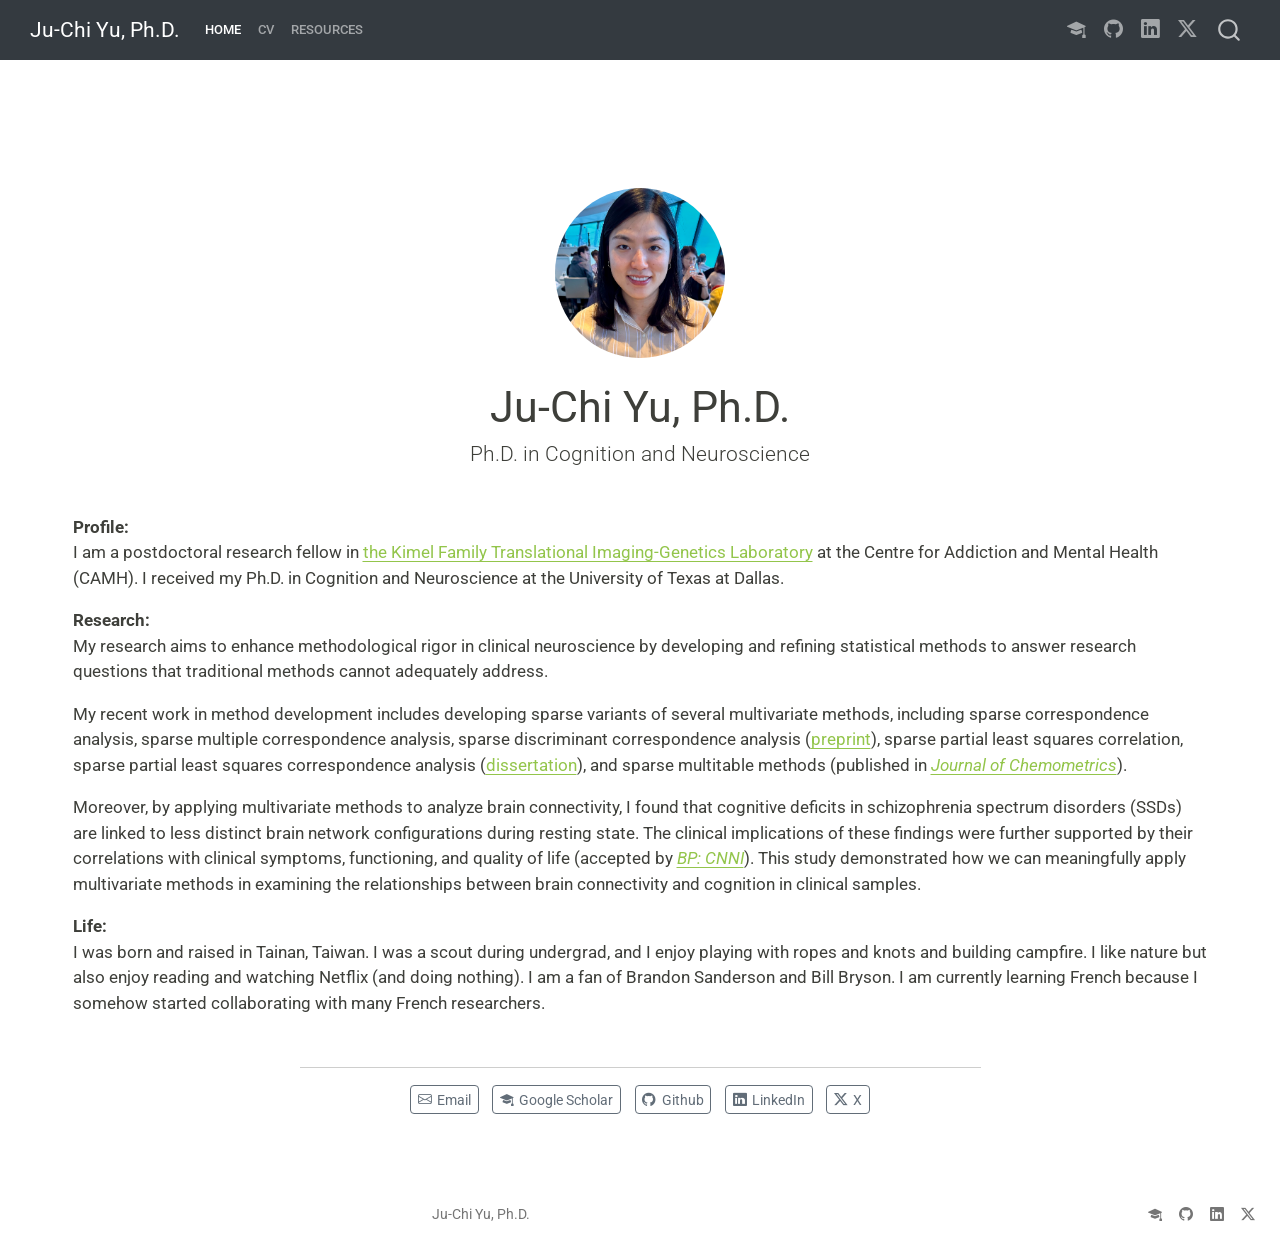
<file: index.html>
<!DOCTYPE html>
<html xmlns="http://www.w3.org/1999/xhtml" lang="en" xml:lang="en"><head>

<meta charset="utf-8">
<meta name="generator" content="quarto-1.5.57">

<meta name="viewport" content="width=device-width, initial-scale=1.0, user-scalable=yes">


<title>Ju-Chi Yu, Ph.D.</title>
<style>
code{white-space: pre-wrap;}
span.smallcaps{font-variant: small-caps;}
div.columns{display: flex; gap: min(4vw, 1.5em);}
div.column{flex: auto; overflow-x: auto;}
div.hanging-indent{margin-left: 1.5em; text-indent: -1.5em;}
ul.task-list{list-style: none;}
ul.task-list li input[type="checkbox"] {
  width: 0.8em;
  margin: 0 0.8em 0.2em -1em; /* quarto-specific, see https://github.com/quarto-dev/quarto-cli/issues/4556 */ 
  vertical-align: middle;
}
</style>


<script src="site_libs/quarto-nav/quarto-nav.js"></script>
<script src="site_libs/quarto-nav/headroom.min.js"></script>
<script src="site_libs/clipboard/clipboard.min.js"></script>
<script src="site_libs/quarto-search/autocomplete.umd.js"></script>
<script src="site_libs/quarto-search/fuse.min.js"></script>
<script src="site_libs/quarto-search/quarto-search.js"></script>
<meta name="quarto:offset" content="./">
<script src="site_libs/quarto-html/quarto.js"></script>
<script src="site_libs/quarto-html/popper.min.js"></script>
<script src="site_libs/quarto-html/tippy.umd.min.js"></script>
<link href="site_libs/quarto-html/tippy.css" rel="stylesheet">
<link href="site_libs/quarto-html/quarto-syntax-highlighting.css" rel="stylesheet" id="quarto-text-highlighting-styles">
<script src="site_libs/bootstrap/bootstrap.min.js"></script>
<link href="site_libs/bootstrap/bootstrap-icons.css" rel="stylesheet">
<link href="site_libs/bootstrap/bootstrap.min.css" rel="stylesheet" id="quarto-bootstrap" data-mode="light">
<script id="quarto-search-options" type="application/json">{
  "location": "navbar",
  "copy-button": false,
  "collapse-after": 3,
  "panel-placement": "end",
  "type": "overlay",
  "limit": 50,
  "keyboard-shortcut": [
    "f",
    "/",
    "s"
  ],
  "show-item-context": false,
  "language": {
    "search-no-results-text": "No results",
    "search-matching-documents-text": "matching documents",
    "search-copy-link-title": "Copy link to search",
    "search-hide-matches-text": "Hide additional matches",
    "search-more-match-text": "more match in this document",
    "search-more-matches-text": "more matches in this document",
    "search-clear-button-title": "Clear",
    "search-text-placeholder": "",
    "search-detached-cancel-button-title": "Cancel",
    "search-submit-button-title": "Submit",
    "search-label": "Search"
  }
}</script>
<script async="" src="https://www.googletagmanager.com/gtag/js?id=G-0VWQVF21VS"></script>

<script type="text/javascript">

window.dataLayer = window.dataLayer || [];
function gtag(){dataLayer.push(arguments);}
gtag('js', new Date());
gtag('config', 'G-0VWQVF21VS', { 'anonymize_ip': true});
</script>


<link rel="stylesheet" href="css/bootstrap.min.css">
</head>

<body class="nav-fixed">

<div id="quarto-search-results"></div>
  <header id="quarto-header" class="headroom fixed-top">
    <nav class="navbar navbar-expand-lg " data-bs-theme="dark">
      <div class="navbar-container container-fluid">
      <div class="navbar-brand-container mx-auto">
    <a class="navbar-brand" href="./index.html">
    <span class="navbar-title">Ju-Chi Yu, Ph.D.</span>
    </a>
  </div>
            <div id="quarto-search" class="" title="Search"></div>
          <button class="navbar-toggler" type="button" data-bs-toggle="collapse" data-bs-target="#navbarCollapse" aria-controls="navbarCollapse" role="menu" aria-expanded="false" aria-label="Toggle navigation" onclick="if (window.quartoToggleHeadroom) { window.quartoToggleHeadroom(); }">
  <span class="navbar-toggler-icon"></span>
</button>
          <div class="collapse navbar-collapse" id="navbarCollapse">
            <ul class="navbar-nav navbar-nav-scroll me-auto">
  <li class="nav-item">
    <a class="nav-link active" href="./index.html" aria-current="page"> 
<span class="menu-text">Home</span></a>
  </li>  
  <li class="nav-item">
    <a class="nav-link" href="./CV.html"> 
<span class="menu-text">CV</span></a>
  </li>  
  <li class="nav-item">
    <a class="nav-link" href="./tutorials.html"> 
<span class="menu-text">Resources</span></a>
  </li>  
</ul>
            <ul class="navbar-nav navbar-nav-scroll ms-auto">
  <li class="nav-item compact">
    <a class="nav-link" href="https://scholar.google.com.tw/citations?user=bkfSsy0AAAAJ&amp;hl=en"> <i class="bi bi-mortarboard-fill" role="img">
</i> 
<span class="menu-text"></span></a>
  </li>  
  <li class="nav-item compact">
    <a class="nav-link" href="https://github.com/juchiyu"> <i class="bi bi-github" role="img">
</i> 
<span class="menu-text"></span></a>
  </li>  
  <li class="nav-item compact">
    <a class="nav-link" href="https://www.linkedin.com/in/ju-chi-yu-83270695/"> <i class="bi bi-linkedin" role="img">
</i> 
<span class="menu-text"></span></a>
  </li>  
  <li class="nav-item compact">
    <a class="nav-link" href="https://X.com/juchiyu"> <i class="bi bi-twitter-x" role="img">
</i> 
<span class="menu-text"></span></a>
  </li>  
</ul>
          </div> <!-- /navcollapse -->
            <div class="quarto-navbar-tools">
</div>
      </div> <!-- /container-fluid -->
    </nav>
</header>
<!-- content -->
<div id="quarto-content" class="quarto-container page-columns page-rows-contents page-layout-full page-navbar">
<!-- sidebar -->
<!-- margin-sidebar -->
    
<!-- main -->
<div class="quarto-about-jolla column-page">
  <img src="images/profile_pic.jpg" class="about-image
  round " style="height: 10em; width: 10em;">
 <header id="title-block-header" class="quarto-title-block default">
<div class="quarto-title">
<h1 class="title">Ju-Chi Yu, Ph.D.</h1>
<p class="subtitle lead">Ph.D.&nbsp;in Cognition and Neuroscience</p>
</div>
<div class="quarto-title-meta column-page">
  </div>
</header><main class="content column-page" id="quarto-document-content">
<p><strong>Profile:</strong><br>
I am a postdoctoral research fellow in <a href="https://imaging-genetics.camh.ca/">the Kimel Family Translational Imaging-Genetics Laboratory</a> at the Centre for Addiction and Mental Health (CAMH). I received my Ph.D.&nbsp;in Cognition and Neuroscience at the University of Texas at Dallas.</p>
<p><strong>Research:</strong><br>
My research aims to enhance methodological rigor in clinical neuroscience by developing and refining statistical methods to answer research questions that traditional methods cannot adequately address.</p>
<p>My recent work in method development includes developing sparse variants of several multivariate methods, including sparse correspondence analysis, sparse multiple correspondence analysis, sparse discriminant correspondence analysis (<a href="https://arxiv.org/abs/2409.11789">preprint</a>), sparse partial least squares correlation, sparse partial least squares correspondence analysis (<a href="https://hdl.handle.net/10735.1/9406">dissertation</a>), and sparse multitable methods (published in <a href="https://analyticalsciencejournals.onlinelibrary.wiley.com/doi/full/10.1002/cem.3443"><em>Journal of Chemometrics</em></a>).</p>
<p>Moreover, by applying multivariate methods to analyze brain connectivity, I found that cognitive deficits in schizophrenia spectrum disorders (SSDs) are linked to less distinct brain network configurations during resting state. The clinical implications of these findings were further supported by their correlations with clinical symptoms, functioning, and quality of life (accepted by <a href="https://www.biologicalpsychiatrycnni.org/article/S2451-9022(24)00268-4/abstract"><em>BP: CNNI</em></a>). This study demonstrated how we can meaningfully apply multivariate methods in examining the relationships between brain connectivity and cognition in clinical samples.</p>
<p><strong>Life:</strong><br>
I was born and raised in Tainan, Taiwan. I was a scout during undergrad, and I enjoy playing with ropes and knots and building campfire. I like nature but also enjoy reading and watching Netflix (and doing nothing). I am a fan of Brandon Sanderson and Bill Bryson. I am currently learning French because I somehow started collaborating with many French researchers.</p>
<!-- ## **Recent Activities** -->
<section>


</section></main> 
  <hr class="about-sep">
   <div class="about-links">
  <a href="mailto:psyjcyu@gmail.com" class="about-link" rel="" target="">
    <i class="bi bi-envelope"></i>
     <span class="about-link-text">Email</span>
  </a>
  <a href="https://scholar.google.com.tw/citations?user=bkfSsy0AAAAJ&amp;hl=en" class="about-link" rel="" target="">
    <i class="bi bi-mortarboard-fill"></i>
     <span class="about-link-text">Google Scholar</span>
  </a>
  <a href="https://github.com/juchiyu" class="about-link" rel="" target="">
    <i class="bi bi-github"></i>
     <span class="about-link-text">Github</span>
  </a>
  <a href="https://www.linkedin.com/in/ju-chi-yu-83270695/" class="about-link" rel="" target="">
    <i class="bi bi-linkedin"></i>
     <span class="about-link-text">LinkedIn</span>
  </a>
  <a href="https://X.com/juchiyu" class="about-link" rel="" target="">
    <i class="bi bi-twitter-x"></i>
     <span class="about-link-text">X</span>
  </a>
</div>
</div>
 <!-- /main -->
<script id="quarto-html-after-body" type="application/javascript">
window.document.addEventListener("DOMContentLoaded", function (event) {
  const toggleBodyColorMode = (bsSheetEl) => {
    const mode = bsSheetEl.getAttribute("data-mode");
    const bodyEl = window.document.querySelector("body");
    if (mode === "dark") {
      bodyEl.classList.add("quarto-dark");
      bodyEl.classList.remove("quarto-light");
    } else {
      bodyEl.classList.add("quarto-light");
      bodyEl.classList.remove("quarto-dark");
    }
  }
  const toggleBodyColorPrimary = () => {
    const bsSheetEl = window.document.querySelector("link#quarto-bootstrap");
    if (bsSheetEl) {
      toggleBodyColorMode(bsSheetEl);
    }
  }
  toggleBodyColorPrimary();  
  const isCodeAnnotation = (el) => {
    for (const clz of el.classList) {
      if (clz.startsWith('code-annotation-')) {                     
        return true;
      }
    }
    return false;
  }
  const onCopySuccess = function(e) {
    // button target
    const button = e.trigger;
    // don't keep focus
    button.blur();
    // flash "checked"
    button.classList.add('code-copy-button-checked');
    var currentTitle = button.getAttribute("title");
    button.setAttribute("title", "Copied!");
    let tooltip;
    if (window.bootstrap) {
      button.setAttribute("data-bs-toggle", "tooltip");
      button.setAttribute("data-bs-placement", "left");
      button.setAttribute("data-bs-title", "Copied!");
      tooltip = new bootstrap.Tooltip(button, 
        { trigger: "manual", 
          customClass: "code-copy-button-tooltip",
          offset: [0, -8]});
      tooltip.show();    
    }
    setTimeout(function() {
      if (tooltip) {
        tooltip.hide();
        button.removeAttribute("data-bs-title");
        button.removeAttribute("data-bs-toggle");
        button.removeAttribute("data-bs-placement");
      }
      button.setAttribute("title", currentTitle);
      button.classList.remove('code-copy-button-checked');
    }, 1000);
    // clear code selection
    e.clearSelection();
  }
  const getTextToCopy = function(trigger) {
      const codeEl = trigger.previousElementSibling.cloneNode(true);
      for (const childEl of codeEl.children) {
        if (isCodeAnnotation(childEl)) {
          childEl.remove();
        }
      }
      return codeEl.innerText;
  }
  const clipboard = new window.ClipboardJS('.code-copy-button:not([data-in-quarto-modal])', {
    text: getTextToCopy
  });
  clipboard.on('success', onCopySuccess);
  if (window.document.getElementById('quarto-embedded-source-code-modal')) {
    // For code content inside modals, clipBoardJS needs to be initialized with a container option
    // TODO: Check when it could be a function (https://github.com/zenorocha/clipboard.js/issues/860)
    const clipboardModal = new window.ClipboardJS('.code-copy-button[data-in-quarto-modal]', {
      text: getTextToCopy,
      container: window.document.getElementById('quarto-embedded-source-code-modal')
    });
    clipboardModal.on('success', onCopySuccess);
  }
    var localhostRegex = new RegExp(/^(?:http|https):\/\/localhost\:?[0-9]*\//);
    var mailtoRegex = new RegExp(/^mailto:/);
      var filterRegex = new RegExp("https:\/\/www\.juchiyu\.com");
    var isInternal = (href) => {
        return filterRegex.test(href) || localhostRegex.test(href) || mailtoRegex.test(href);
    }
    // Inspect non-navigation links and adorn them if external
 	var links = window.document.querySelectorAll('a[href]:not(.nav-link):not(.navbar-brand):not(.toc-action):not(.sidebar-link):not(.sidebar-item-toggle):not(.pagination-link):not(.no-external):not([aria-hidden]):not(.dropdown-item):not(.quarto-navigation-tool):not(.about-link)');
    for (var i=0; i<links.length; i++) {
      const link = links[i];
      if (!isInternal(link.href)) {
        // undo the damage that might have been done by quarto-nav.js in the case of
        // links that we want to consider external
        if (link.dataset.originalHref !== undefined) {
          link.href = link.dataset.originalHref;
        }
      }
    }
  function tippyHover(el, contentFn, onTriggerFn, onUntriggerFn) {
    const config = {
      allowHTML: true,
      maxWidth: 500,
      delay: 100,
      arrow: false,
      appendTo: function(el) {
          return el.parentElement;
      },
      interactive: true,
      interactiveBorder: 10,
      theme: 'quarto',
      placement: 'bottom-start',
    };
    if (contentFn) {
      config.content = contentFn;
    }
    if (onTriggerFn) {
      config.onTrigger = onTriggerFn;
    }
    if (onUntriggerFn) {
      config.onUntrigger = onUntriggerFn;
    }
    window.tippy(el, config); 
  }
  const noterefs = window.document.querySelectorAll('a[role="doc-noteref"]');
  for (var i=0; i<noterefs.length; i++) {
    const ref = noterefs[i];
    tippyHover(ref, function() {
      // use id or data attribute instead here
      let href = ref.getAttribute('data-footnote-href') || ref.getAttribute('href');
      try { href = new URL(href).hash; } catch {}
      const id = href.replace(/^#\/?/, "");
      const note = window.document.getElementById(id);
      if (note) {
        return note.innerHTML;
      } else {
        return "";
      }
    });
  }
  const xrefs = window.document.querySelectorAll('a.quarto-xref');
  const processXRef = (id, note) => {
    // Strip column container classes
    const stripColumnClz = (el) => {
      el.classList.remove("page-full", "page-columns");
      if (el.children) {
        for (const child of el.children) {
          stripColumnClz(child);
        }
      }
    }
    stripColumnClz(note)
    if (id === null || id.startsWith('sec-')) {
      // Special case sections, only their first couple elements
      const container = document.createElement("div");
      if (note.children && note.children.length > 2) {
        container.appendChild(note.children[0].cloneNode(true));
        for (let i = 1; i < note.children.length; i++) {
          const child = note.children[i];
          if (child.tagName === "P" && child.innerText === "") {
            continue;
          } else {
            container.appendChild(child.cloneNode(true));
            break;
          }
        }
        if (window.Quarto?.typesetMath) {
          window.Quarto.typesetMath(container);
        }
        return container.innerHTML
      } else {
        if (window.Quarto?.typesetMath) {
          window.Quarto.typesetMath(note);
        }
        return note.innerHTML;
      }
    } else {
      // Remove any anchor links if they are present
      const anchorLink = note.querySelector('a.anchorjs-link');
      if (anchorLink) {
        anchorLink.remove();
      }
      if (window.Quarto?.typesetMath) {
        window.Quarto.typesetMath(note);
      }
      // TODO in 1.5, we should make sure this works without a callout special case
      if (note.classList.contains("callout")) {
        return note.outerHTML;
      } else {
        return note.innerHTML;
      }
    }
  }
  for (var i=0; i<xrefs.length; i++) {
    const xref = xrefs[i];
    tippyHover(xref, undefined, function(instance) {
      instance.disable();
      let url = xref.getAttribute('href');
      let hash = undefined; 
      if (url.startsWith('#')) {
        hash = url;
      } else {
        try { hash = new URL(url).hash; } catch {}
      }
      if (hash) {
        const id = hash.replace(/^#\/?/, "");
        const note = window.document.getElementById(id);
        if (note !== null) {
          try {
            const html = processXRef(id, note.cloneNode(true));
            instance.setContent(html);
          } finally {
            instance.enable();
            instance.show();
          }
        } else {
          // See if we can fetch this
          fetch(url.split('#')[0])
          .then(res => res.text())
          .then(html => {
            const parser = new DOMParser();
            const htmlDoc = parser.parseFromString(html, "text/html");
            const note = htmlDoc.getElementById(id);
            if (note !== null) {
              const html = processXRef(id, note);
              instance.setContent(html);
            } 
          }).finally(() => {
            instance.enable();
            instance.show();
          });
        }
      } else {
        // See if we can fetch a full url (with no hash to target)
        // This is a special case and we should probably do some content thinning / targeting
        fetch(url)
        .then(res => res.text())
        .then(html => {
          const parser = new DOMParser();
          const htmlDoc = parser.parseFromString(html, "text/html");
          const note = htmlDoc.querySelector('main.content');
          if (note !== null) {
            // This should only happen for chapter cross references
            // (since there is no id in the URL)
            // remove the first header
            if (note.children.length > 0 && note.children[0].tagName === "HEADER") {
              note.children[0].remove();
            }
            const html = processXRef(null, note);
            instance.setContent(html);
          } 
        }).finally(() => {
          instance.enable();
          instance.show();
        });
      }
    }, function(instance) {
    });
  }
      let selectedAnnoteEl;
      const selectorForAnnotation = ( cell, annotation) => {
        let cellAttr = 'data-code-cell="' + cell + '"';
        let lineAttr = 'data-code-annotation="' +  annotation + '"';
        const selector = 'span[' + cellAttr + '][' + lineAttr + ']';
        return selector;
      }
      const selectCodeLines = (annoteEl) => {
        const doc = window.document;
        const targetCell = annoteEl.getAttribute("data-target-cell");
        const targetAnnotation = annoteEl.getAttribute("data-target-annotation");
        const annoteSpan = window.document.querySelector(selectorForAnnotation(targetCell, targetAnnotation));
        const lines = annoteSpan.getAttribute("data-code-lines").split(",");
        const lineIds = lines.map((line) => {
          return targetCell + "-" + line;
        })
        let top = null;
        let height = null;
        let parent = null;
        if (lineIds.length > 0) {
            //compute the position of the single el (top and bottom and make a div)
            const el = window.document.getElementById(lineIds[0]);
            top = el.offsetTop;
            height = el.offsetHeight;
            parent = el.parentElement.parentElement;
          if (lineIds.length > 1) {
            const lastEl = window.document.getElementById(lineIds[lineIds.length - 1]);
            const bottom = lastEl.offsetTop + lastEl.offsetHeight;
            height = bottom - top;
          }
          if (top !== null && height !== null && parent !== null) {
            // cook up a div (if necessary) and position it 
            let div = window.document.getElementById("code-annotation-line-highlight");
            if (div === null) {
              div = window.document.createElement("div");
              div.setAttribute("id", "code-annotation-line-highlight");
              div.style.position = 'absolute';
              parent.appendChild(div);
            }
            div.style.top = top - 2 + "px";
            div.style.height = height + 4 + "px";
            div.style.left = 0;
            let gutterDiv = window.document.getElementById("code-annotation-line-highlight-gutter");
            if (gutterDiv === null) {
              gutterDiv = window.document.createElement("div");
              gutterDiv.setAttribute("id", "code-annotation-line-highlight-gutter");
              gutterDiv.style.position = 'absolute';
              const codeCell = window.document.getElementById(targetCell);
              const gutter = codeCell.querySelector('.code-annotation-gutter');
              gutter.appendChild(gutterDiv);
            }
            gutterDiv.style.top = top - 2 + "px";
            gutterDiv.style.height = height + 4 + "px";
          }
          selectedAnnoteEl = annoteEl;
        }
      };
      const unselectCodeLines = () => {
        const elementsIds = ["code-annotation-line-highlight", "code-annotation-line-highlight-gutter"];
        elementsIds.forEach((elId) => {
          const div = window.document.getElementById(elId);
          if (div) {
            div.remove();
          }
        });
        selectedAnnoteEl = undefined;
      };
        // Handle positioning of the toggle
    window.addEventListener(
      "resize",
      throttle(() => {
        elRect = undefined;
        if (selectedAnnoteEl) {
          selectCodeLines(selectedAnnoteEl);
        }
      }, 10)
    );
    function throttle(fn, ms) {
    let throttle = false;
    let timer;
      return (...args) => {
        if(!throttle) { // first call gets through
            fn.apply(this, args);
            throttle = true;
        } else { // all the others get throttled
            if(timer) clearTimeout(timer); // cancel #2
            timer = setTimeout(() => {
              fn.apply(this, args);
              timer = throttle = false;
            }, ms);
        }
      };
    }
      // Attach click handler to the DT
      const annoteDls = window.document.querySelectorAll('dt[data-target-cell]');
      for (const annoteDlNode of annoteDls) {
        annoteDlNode.addEventListener('click', (event) => {
          const clickedEl = event.target;
          if (clickedEl !== selectedAnnoteEl) {
            unselectCodeLines();
            const activeEl = window.document.querySelector('dt[data-target-cell].code-annotation-active');
            if (activeEl) {
              activeEl.classList.remove('code-annotation-active');
            }
            selectCodeLines(clickedEl);
            clickedEl.classList.add('code-annotation-active');
          } else {
            // Unselect the line
            unselectCodeLines();
            clickedEl.classList.remove('code-annotation-active');
          }
        });
      }
  const findCites = (el) => {
    const parentEl = el.parentElement;
    if (parentEl) {
      const cites = parentEl.dataset.cites;
      if (cites) {
        return {
          el,
          cites: cites.split(' ')
        };
      } else {
        return findCites(el.parentElement)
      }
    } else {
      return undefined;
    }
  };
  var bibliorefs = window.document.querySelectorAll('a[role="doc-biblioref"]');
  for (var i=0; i<bibliorefs.length; i++) {
    const ref = bibliorefs[i];
    const citeInfo = findCites(ref);
    if (citeInfo) {
      tippyHover(citeInfo.el, function() {
        var popup = window.document.createElement('div');
        citeInfo.cites.forEach(function(cite) {
          var citeDiv = window.document.createElement('div');
          citeDiv.classList.add('hanging-indent');
          citeDiv.classList.add('csl-entry');
          var biblioDiv = window.document.getElementById('ref-' + cite);
          if (biblioDiv) {
            citeDiv.innerHTML = biblioDiv.innerHTML;
          }
          popup.appendChild(citeDiv);
        });
        return popup.innerHTML;
      });
    }
  }
});
</script>
</div> <!-- /content -->
<footer class="footer">
  <div class="nav-footer">
    <div class="nav-footer-left">
      &nbsp;
    </div>   
    <div class="nav-footer-center">
<p>Ju-Chi Yu, Ph.D.</p>
</div>
    <div class="nav-footer-right">
      <ul class="footer-items list-unstyled">
    <li class="nav-item compact">
    <a class="nav-link" href="https://scholar.google.com.tw/citations?user=bkfSsy0AAAAJ&amp;hl=en">
      <i class="bi bi-mortarboard-fill" role="img">
</i> 
    </a>
  </li>  
    <li class="nav-item compact">
    <a class="nav-link" href="https://github.com/juchiyu">
      <i class="bi bi-github" role="img">
</i> 
    </a>
  </li>  
    <li class="nav-item compact">
    <a class="nav-link" href="https://www.linkedin.com/in/ju-chi-yu-83270695/">
      <i class="bi bi-linkedin" role="img">
</i> 
    </a>
  </li>  
    <li class="nav-item compact">
    <a class="nav-link" href="https://X.com/juchiyu">
      <i class="bi bi-twitter-x" role="img">
</i> 
    </a>
  </li>  
</ul>
    </div>
  </div>
</footer>




</body></html>
</file>
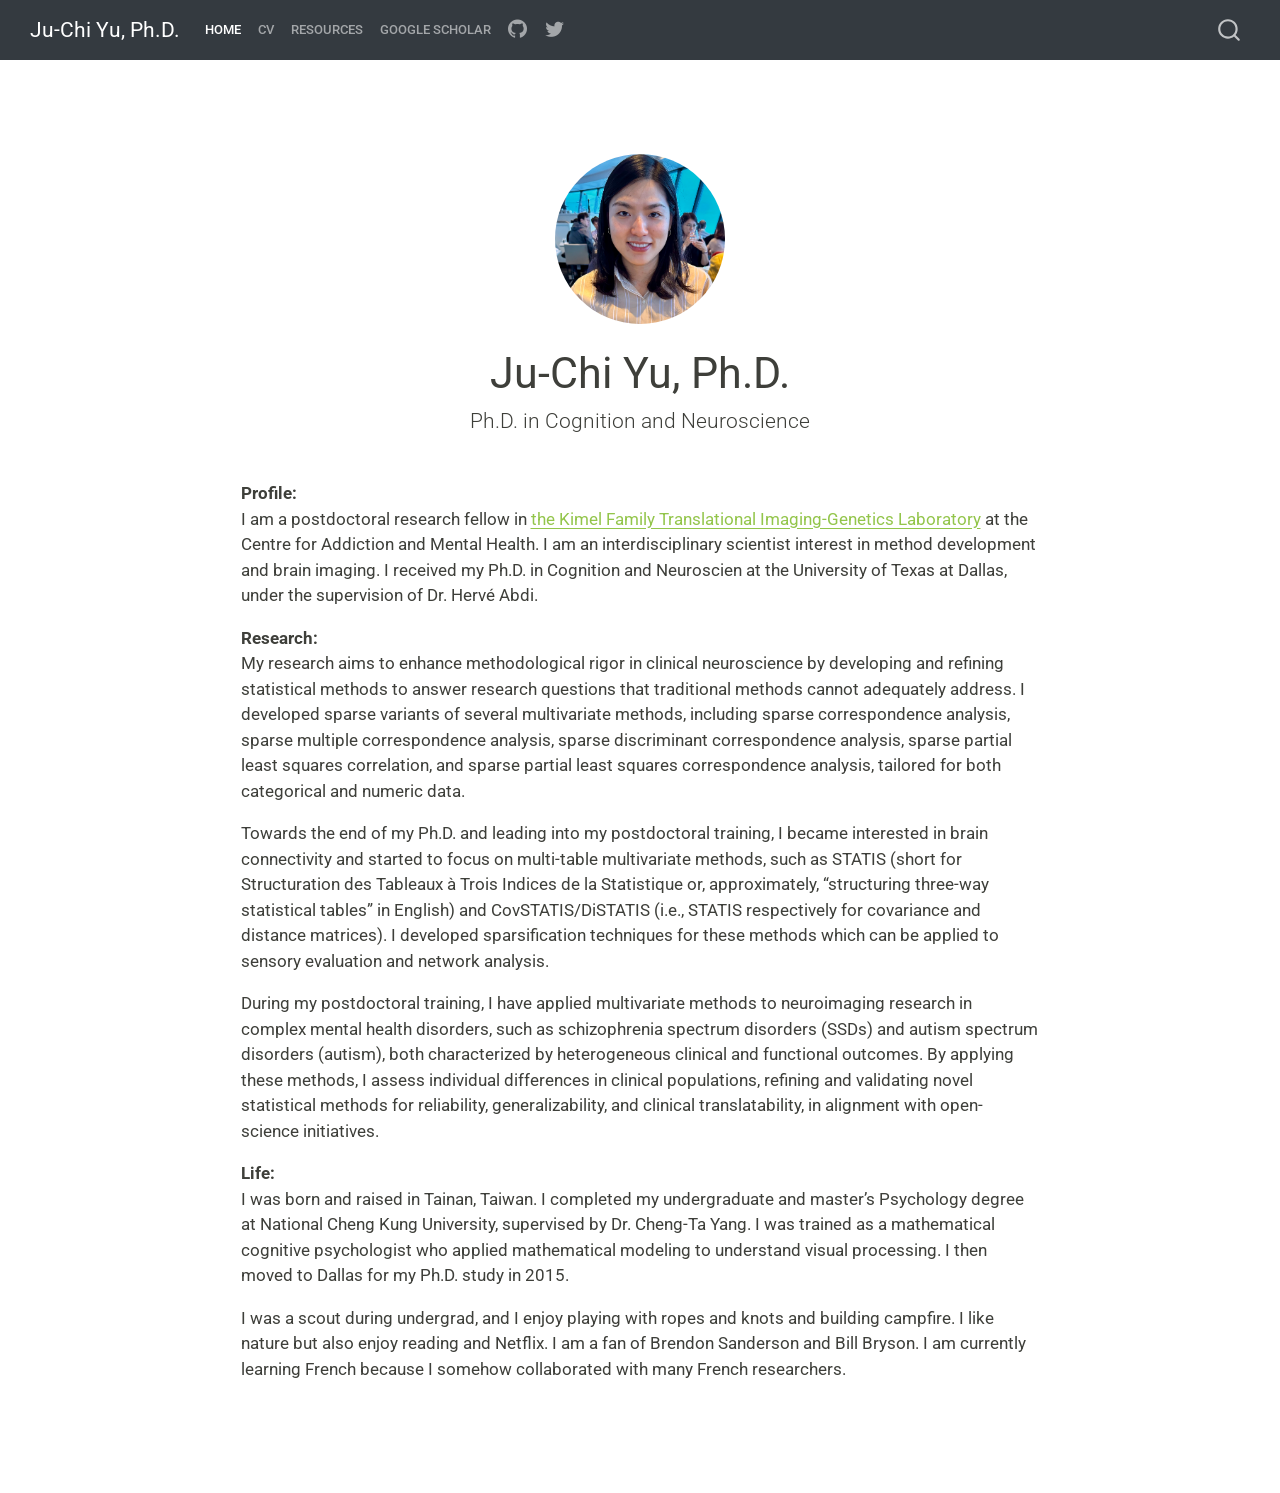
<file: _site/index.html>
<!DOCTYPE html>
<html xmlns="http://www.w3.org/1999/xhtml" lang="en" xml:lang="en"><head>

<meta charset="utf-8">
<meta name="generator" content="quarto-1.4.555">

<meta name="viewport" content="width=device-width, initial-scale=1.0, user-scalable=yes">


<title>Ju-Chi Yu, Ph.D.</title>
<style>
code{white-space: pre-wrap;}
span.smallcaps{font-variant: small-caps;}
div.columns{display: flex; gap: min(4vw, 1.5em);}
div.column{flex: auto; overflow-x: auto;}
div.hanging-indent{margin-left: 1.5em; text-indent: -1.5em;}
ul.task-list{list-style: none;}
ul.task-list li input[type="checkbox"] {
  width: 0.8em;
  margin: 0 0.8em 0.2em -1em; /* quarto-specific, see https://github.com/quarto-dev/quarto-cli/issues/4556 */ 
  vertical-align: middle;
}
</style>


<script src="site_libs/quarto-nav/quarto-nav.js"></script>
<script src="site_libs/quarto-nav/headroom.min.js"></script>
<script src="site_libs/clipboard/clipboard.min.js"></script>
<script src="site_libs/quarto-search/autocomplete.umd.js"></script>
<script src="site_libs/quarto-search/fuse.min.js"></script>
<script src="site_libs/quarto-search/quarto-search.js"></script>
<meta name="quarto:offset" content="./">
<script src="site_libs/quarto-html/quarto.js"></script>
<script src="site_libs/quarto-html/popper.min.js"></script>
<script src="site_libs/quarto-html/tippy.umd.min.js"></script>
<link href="site_libs/quarto-html/tippy.css" rel="stylesheet">
<link href="site_libs/quarto-html/quarto-syntax-highlighting.css" rel="stylesheet" id="quarto-text-highlighting-styles">
<script src="site_libs/bootstrap/bootstrap.min.js"></script>
<link href="site_libs/bootstrap/bootstrap-icons.css" rel="stylesheet">
<link href="site_libs/bootstrap/bootstrap.min.css" rel="stylesheet" id="quarto-bootstrap" data-mode="light">
<script id="quarto-search-options" type="application/json">{
  "location": "navbar",
  "copy-button": false,
  "collapse-after": 3,
  "panel-placement": "end",
  "type": "overlay",
  "limit": 50,
  "keyboard-shortcut": [
    "f",
    "/",
    "s"
  ],
  "show-item-context": false,
  "language": {
    "search-no-results-text": "No results",
    "search-matching-documents-text": "matching documents",
    "search-copy-link-title": "Copy link to search",
    "search-hide-matches-text": "Hide additional matches",
    "search-more-match-text": "more match in this document",
    "search-more-matches-text": "more matches in this document",
    "search-clear-button-title": "Clear",
    "search-text-placeholder": "",
    "search-detached-cancel-button-title": "Cancel",
    "search-submit-button-title": "Submit",
    "search-label": "Search"
  }
}</script>


<link rel="stylesheet" href="css/bootstrap.min.css">
</head>

<body class="nav-fixed fullcontent">

<div id="quarto-search-results"></div>
  <header id="quarto-header" class="headroom fixed-top">
    <nav class="navbar navbar-expand-lg " data-bs-theme="dark">
      <div class="navbar-container container-fluid">
      <div class="navbar-brand-container mx-auto">
    <a class="navbar-brand" href="./index.html">
    <span class="navbar-title">Ju-Chi Yu, Ph.D.</span>
    </a>
  </div>
            <div id="quarto-search" class="" title="Search"></div>
          <button class="navbar-toggler" type="button" data-bs-toggle="collapse" data-bs-target="#navbarCollapse" aria-controls="navbarCollapse" aria-expanded="false" aria-label="Toggle navigation" onclick="if (window.quartoToggleHeadroom) { window.quartoToggleHeadroom(); }">
  <span class="navbar-toggler-icon"></span>
</button>
          <div class="collapse navbar-collapse" id="navbarCollapse">
            <ul class="navbar-nav navbar-nav-scroll me-auto">
  <li class="nav-item">
    <a class="nav-link active" href="./index.html" aria-current="page"> 
<span class="menu-text">Home</span></a>
  </li>  
  <li class="nav-item">
    <a class="nav-link" href="./CV.html"> 
<span class="menu-text">CV</span></a>
  </li>  
  <li class="nav-item">
    <a class="nav-link" href="./tutorials.html"> 
<span class="menu-text">Resources</span></a>
  </li>  
  <li class="nav-item">
    <a class="nav-link" href="https://scholar.google.com.tw/citations?user=bkfSsy0AAAAJ&amp;hl=en"> 
<span class="menu-text">Google Scholar</span></a>
  </li>  
  <li class="nav-item compact">
    <a class="nav-link" href="https://github.com/juchiyu"> <i class="bi bi-github" role="img">
</i> 
<span class="menu-text"></span></a>
  </li>  
  <li class="nav-item compact">
    <a class="nav-link" href="https://X.com/juchiyu"> <i class="bi bi-twitter" role="img">
</i> 
<span class="menu-text"></span></a>
  </li>  
</ul>
          </div> <!-- /navcollapse -->
          <div class="quarto-navbar-tools">
</div>
      </div> <!-- /container-fluid -->
    </nav>
</header>
<!-- content -->
<div id="quarto-content" class="quarto-container page-columns page-rows-contents page-layout-article page-navbar">
<!-- sidebar -->
<!-- margin-sidebar -->
    
<!-- main -->
<div class="quarto-about-jolla content">
  <img src="images/profile_pic.jpg" class="about-image
  round " style="height: 10em; width: 10em;">
 <header id="title-block-header" class="quarto-title-block default">
<div class="quarto-title">
<h1 class="title">Ju-Chi Yu, Ph.D.</h1>
<p class="subtitle lead">Ph.D.&nbsp;in Cognition and Neuroscience</p>
</div>
<div class="quarto-title-meta">
  </div>
</header><main class="content" id="quarto-document-content">
<p><strong>Profile:</strong><br>
I am a postdoctoral research fellow in <a href="https://imaging-genetics.camh.ca/">the Kimel Family Translational Imaging-Genetics Laboratory</a> at the Centre for Addiction and Mental Health. I am an interdisciplinary scientist interest in method development and brain imaging. I received my Ph.D.&nbsp;in Cognition and Neuroscien at the University of Texas at Dallas, under the supervision of Dr.&nbsp;Hervé Abdi.</p>
<p><strong>Research:</strong><br>
My research aims to enhance methodological rigor in clinical neuroscience by developing and refining statistical methods to answer research questions that traditional methods cannot adequately address. I developed sparse variants of several multivariate methods, including sparse correspondence analysis, sparse multiple correspondence analysis, sparse discriminant correspondence analysis, sparse partial least squares correlation, and sparse partial least squares correspondence analysis, tailored for both categorical and numeric data.</p>
<p>Towards the end of my Ph.D.&nbsp;and leading into my postdoctoral training, I became interested in brain connectivity and started to focus on multi-table multivariate methods, such as STATIS (short for Structuration des Tableaux à Trois Indices de la Statistique or, approximately, “structuring three-way statistical tables” in English) and CovSTATIS/DiSTATIS (i.e., STATIS respectively for covariance and distance matrices). I developed sparsification techniques for these methods which can be applied to sensory evaluation and network analysis.</p>
<p>During my postdoctoral training, I have applied multivariate methods to neuroimaging research in complex mental health disorders, such as schizophrenia spectrum disorders (SSDs) and autism spectrum disorders (autism), both characterized by heterogeneous clinical and functional outcomes. By applying these methods, I assess individual differences in clinical populations, refining and validating novel statistical methods for reliability, generalizability, and clinical translatability, in alignment with open-science initiatives.</p>
<p><strong>Life:</strong><br>
I was born and raised in Tainan, Taiwan. I completed my undergraduate and master’s Psychology degree at National Cheng Kung University, supervised by Dr.&nbsp;Cheng-Ta Yang. I was trained as a mathematical cognitive psychologist who applied mathematical modeling to understand visual processing. I then moved to Dallas for my Ph.D.&nbsp;study in 2015.</p>
<p>I was a scout during undergrad, and I enjoy playing with ropes and knots and building campfire. I like nature but also enjoy reading and Netflix. I am a fan of Brendon Sanderson and Bill Bryson. I am currently learning French because I somehow collaborated with many French researchers.</p>
<!-- ## **Recent Activities** -->
<section>


</section></main>  
</div>
 <!-- /main -->
<script id="quarto-html-after-body" type="application/javascript">
window.document.addEventListener("DOMContentLoaded", function (event) {
  const toggleBodyColorMode = (bsSheetEl) => {
    const mode = bsSheetEl.getAttribute("data-mode");
    const bodyEl = window.document.querySelector("body");
    if (mode === "dark") {
      bodyEl.classList.add("quarto-dark");
      bodyEl.classList.remove("quarto-light");
    } else {
      bodyEl.classList.add("quarto-light");
      bodyEl.classList.remove("quarto-dark");
    }
  }
  const toggleBodyColorPrimary = () => {
    const bsSheetEl = window.document.querySelector("link#quarto-bootstrap");
    if (bsSheetEl) {
      toggleBodyColorMode(bsSheetEl);
    }
  }
  toggleBodyColorPrimary();  
  const isCodeAnnotation = (el) => {
    for (const clz of el.classList) {
      if (clz.startsWith('code-annotation-')) {                     
        return true;
      }
    }
    return false;
  }
  const clipboard = new window.ClipboardJS('.code-copy-button', {
    text: function(trigger) {
      const codeEl = trigger.previousElementSibling.cloneNode(true);
      for (const childEl of codeEl.children) {
        if (isCodeAnnotation(childEl)) {
          childEl.remove();
        }
      }
      return codeEl.innerText;
    }
  });
  clipboard.on('success', function(e) {
    // button target
    const button = e.trigger;
    // don't keep focus
    button.blur();
    // flash "checked"
    button.classList.add('code-copy-button-checked');
    var currentTitle = button.getAttribute("title");
    button.setAttribute("title", "Copied!");
    let tooltip;
    if (window.bootstrap) {
      button.setAttribute("data-bs-toggle", "tooltip");
      button.setAttribute("data-bs-placement", "left");
      button.setAttribute("data-bs-title", "Copied!");
      tooltip = new bootstrap.Tooltip(button, 
        { trigger: "manual", 
          customClass: "code-copy-button-tooltip",
          offset: [0, -8]});
      tooltip.show();    
    }
    setTimeout(function() {
      if (tooltip) {
        tooltip.hide();
        button.removeAttribute("data-bs-title");
        button.removeAttribute("data-bs-toggle");
        button.removeAttribute("data-bs-placement");
      }
      button.setAttribute("title", currentTitle);
      button.classList.remove('code-copy-button-checked');
    }, 1000);
    // clear code selection
    e.clearSelection();
  });
    var localhostRegex = new RegExp(/^(?:http|https):\/\/localhost\:?[0-9]*\//);
    var mailtoRegex = new RegExp(/^mailto:/);
      var filterRegex = new RegExp('/' + window.location.host + '/');
    var isInternal = (href) => {
        return filterRegex.test(href) || localhostRegex.test(href) || mailtoRegex.test(href);
    }
    // Inspect non-navigation links and adorn them if external
 	var links = window.document.querySelectorAll('a[href]:not(.nav-link):not(.navbar-brand):not(.toc-action):not(.sidebar-link):not(.sidebar-item-toggle):not(.pagination-link):not(.no-external):not([aria-hidden]):not(.dropdown-item):not(.quarto-navigation-tool)');
    for (var i=0; i<links.length; i++) {
      const link = links[i];
      if (!isInternal(link.href)) {
        // undo the damage that might have been done by quarto-nav.js in the case of
        // links that we want to consider external
        if (link.dataset.originalHref !== undefined) {
          link.href = link.dataset.originalHref;
        }
      }
    }
  function tippyHover(el, contentFn, onTriggerFn, onUntriggerFn) {
    const config = {
      allowHTML: true,
      maxWidth: 500,
      delay: 100,
      arrow: false,
      appendTo: function(el) {
          return el.parentElement;
      },
      interactive: true,
      interactiveBorder: 10,
      theme: 'quarto',
      placement: 'bottom-start',
    };
    if (contentFn) {
      config.content = contentFn;
    }
    if (onTriggerFn) {
      config.onTrigger = onTriggerFn;
    }
    if (onUntriggerFn) {
      config.onUntrigger = onUntriggerFn;
    }
    window.tippy(el, config); 
  }
  const noterefs = window.document.querySelectorAll('a[role="doc-noteref"]');
  for (var i=0; i<noterefs.length; i++) {
    const ref = noterefs[i];
    tippyHover(ref, function() {
      // use id or data attribute instead here
      let href = ref.getAttribute('data-footnote-href') || ref.getAttribute('href');
      try { href = new URL(href).hash; } catch {}
      const id = href.replace(/^#\/?/, "");
      const note = window.document.getElementById(id);
      if (note) {
        return note.innerHTML;
      } else {
        return "";
      }
    });
  }
  const xrefs = window.document.querySelectorAll('a.quarto-xref');
  const processXRef = (id, note) => {
    // Strip column container classes
    const stripColumnClz = (el) => {
      el.classList.remove("page-full", "page-columns");
      if (el.children) {
        for (const child of el.children) {
          stripColumnClz(child);
        }
      }
    }
    stripColumnClz(note)
    if (id === null || id.startsWith('sec-')) {
      // Special case sections, only their first couple elements
      const container = document.createElement("div");
      if (note.children && note.children.length > 2) {
        container.appendChild(note.children[0].cloneNode(true));
        for (let i = 1; i < note.children.length; i++) {
          const child = note.children[i];
          if (child.tagName === "P" && child.innerText === "") {
            continue;
          } else {
            container.appendChild(child.cloneNode(true));
            break;
          }
        }
        if (window.Quarto?.typesetMath) {
          window.Quarto.typesetMath(container);
        }
        return container.innerHTML
      } else {
        if (window.Quarto?.typesetMath) {
          window.Quarto.typesetMath(note);
        }
        return note.innerHTML;
      }
    } else {
      // Remove any anchor links if they are present
      const anchorLink = note.querySelector('a.anchorjs-link');
      if (anchorLink) {
        anchorLink.remove();
      }
      if (window.Quarto?.typesetMath) {
        window.Quarto.typesetMath(note);
      }
      // TODO in 1.5, we should make sure this works without a callout special case
      if (note.classList.contains("callout")) {
        return note.outerHTML;
      } else {
        return note.innerHTML;
      }
    }
  }
  for (var i=0; i<xrefs.length; i++) {
    const xref = xrefs[i];
    tippyHover(xref, undefined, function(instance) {
      instance.disable();
      let url = xref.getAttribute('href');
      let hash = undefined; 
      if (url.startsWith('#')) {
        hash = url;
      } else {
        try { hash = new URL(url).hash; } catch {}
      }
      if (hash) {
        const id = hash.replace(/^#\/?/, "");
        const note = window.document.getElementById(id);
        if (note !== null) {
          try {
            const html = processXRef(id, note.cloneNode(true));
            instance.setContent(html);
          } finally {
            instance.enable();
            instance.show();
          }
        } else {
          // See if we can fetch this
          fetch(url.split('#')[0])
          .then(res => res.text())
          .then(html => {
            const parser = new DOMParser();
            const htmlDoc = parser.parseFromString(html, "text/html");
            const note = htmlDoc.getElementById(id);
            if (note !== null) {
              const html = processXRef(id, note);
              instance.setContent(html);
            } 
          }).finally(() => {
            instance.enable();
            instance.show();
          });
        }
      } else {
        // See if we can fetch a full url (with no hash to target)
        // This is a special case and we should probably do some content thinning / targeting
        fetch(url)
        .then(res => res.text())
        .then(html => {
          const parser = new DOMParser();
          const htmlDoc = parser.parseFromString(html, "text/html");
          const note = htmlDoc.querySelector('main.content');
          if (note !== null) {
            // This should only happen for chapter cross references
            // (since there is no id in the URL)
            // remove the first header
            if (note.children.length > 0 && note.children[0].tagName === "HEADER") {
              note.children[0].remove();
            }
            const html = processXRef(null, note);
            instance.setContent(html);
          } 
        }).finally(() => {
          instance.enable();
          instance.show();
        });
      }
    }, function(instance) {
    });
  }
      let selectedAnnoteEl;
      const selectorForAnnotation = ( cell, annotation) => {
        let cellAttr = 'data-code-cell="' + cell + '"';
        let lineAttr = 'data-code-annotation="' +  annotation + '"';
        const selector = 'span[' + cellAttr + '][' + lineAttr + ']';
        return selector;
      }
      const selectCodeLines = (annoteEl) => {
        const doc = window.document;
        const targetCell = annoteEl.getAttribute("data-target-cell");
        const targetAnnotation = annoteEl.getAttribute("data-target-annotation");
        const annoteSpan = window.document.querySelector(selectorForAnnotation(targetCell, targetAnnotation));
        const lines = annoteSpan.getAttribute("data-code-lines").split(",");
        const lineIds = lines.map((line) => {
          return targetCell + "-" + line;
        })
        let top = null;
        let height = null;
        let parent = null;
        if (lineIds.length > 0) {
            //compute the position of the single el (top and bottom and make a div)
            const el = window.document.getElementById(lineIds[0]);
            top = el.offsetTop;
            height = el.offsetHeight;
            parent = el.parentElement.parentElement;
          if (lineIds.length > 1) {
            const lastEl = window.document.getElementById(lineIds[lineIds.length - 1]);
            const bottom = lastEl.offsetTop + lastEl.offsetHeight;
            height = bottom - top;
          }
          if (top !== null && height !== null && parent !== null) {
            // cook up a div (if necessary) and position it 
            let div = window.document.getElementById("code-annotation-line-highlight");
            if (div === null) {
              div = window.document.createElement("div");
              div.setAttribute("id", "code-annotation-line-highlight");
              div.style.position = 'absolute';
              parent.appendChild(div);
            }
            div.style.top = top - 2 + "px";
            div.style.height = height + 4 + "px";
            div.style.left = 0;
            let gutterDiv = window.document.getElementById("code-annotation-line-highlight-gutter");
            if (gutterDiv === null) {
              gutterDiv = window.document.createElement("div");
              gutterDiv.setAttribute("id", "code-annotation-line-highlight-gutter");
              gutterDiv.style.position = 'absolute';
              const codeCell = window.document.getElementById(targetCell);
              const gutter = codeCell.querySelector('.code-annotation-gutter');
              gutter.appendChild(gutterDiv);
            }
            gutterDiv.style.top = top - 2 + "px";
            gutterDiv.style.height = height + 4 + "px";
          }
          selectedAnnoteEl = annoteEl;
        }
      };
      const unselectCodeLines = () => {
        const elementsIds = ["code-annotation-line-highlight", "code-annotation-line-highlight-gutter"];
        elementsIds.forEach((elId) => {
          const div = window.document.getElementById(elId);
          if (div) {
            div.remove();
          }
        });
        selectedAnnoteEl = undefined;
      };
        // Handle positioning of the toggle
    window.addEventListener(
      "resize",
      throttle(() => {
        elRect = undefined;
        if (selectedAnnoteEl) {
          selectCodeLines(selectedAnnoteEl);
        }
      }, 10)
    );
    function throttle(fn, ms) {
    let throttle = false;
    let timer;
      return (...args) => {
        if(!throttle) { // first call gets through
            fn.apply(this, args);
            throttle = true;
        } else { // all the others get throttled
            if(timer) clearTimeout(timer); // cancel #2
            timer = setTimeout(() => {
              fn.apply(this, args);
              timer = throttle = false;
            }, ms);
        }
      };
    }
      // Attach click handler to the DT
      const annoteDls = window.document.querySelectorAll('dt[data-target-cell]');
      for (const annoteDlNode of annoteDls) {
        annoteDlNode.addEventListener('click', (event) => {
          const clickedEl = event.target;
          if (clickedEl !== selectedAnnoteEl) {
            unselectCodeLines();
            const activeEl = window.document.querySelector('dt[data-target-cell].code-annotation-active');
            if (activeEl) {
              activeEl.classList.remove('code-annotation-active');
            }
            selectCodeLines(clickedEl);
            clickedEl.classList.add('code-annotation-active');
          } else {
            // Unselect the line
            unselectCodeLines();
            clickedEl.classList.remove('code-annotation-active');
          }
        });
      }
  const findCites = (el) => {
    const parentEl = el.parentElement;
    if (parentEl) {
      const cites = parentEl.dataset.cites;
      if (cites) {
        return {
          el,
          cites: cites.split(' ')
        };
      } else {
        return findCites(el.parentElement)
      }
    } else {
      return undefined;
    }
  };
  var bibliorefs = window.document.querySelectorAll('a[role="doc-biblioref"]');
  for (var i=0; i<bibliorefs.length; i++) {
    const ref = bibliorefs[i];
    const citeInfo = findCites(ref);
    if (citeInfo) {
      tippyHover(citeInfo.el, function() {
        var popup = window.document.createElement('div');
        citeInfo.cites.forEach(function(cite) {
          var citeDiv = window.document.createElement('div');
          citeDiv.classList.add('hanging-indent');
          citeDiv.classList.add('csl-entry');
          var biblioDiv = window.document.getElementById('ref-' + cite);
          if (biblioDiv) {
            citeDiv.innerHTML = biblioDiv.innerHTML;
          }
          popup.appendChild(citeDiv);
        });
        return popup.innerHTML;
      });
    }
  }
});
</script>
</div> <!-- /content -->




</body></html>
</file>
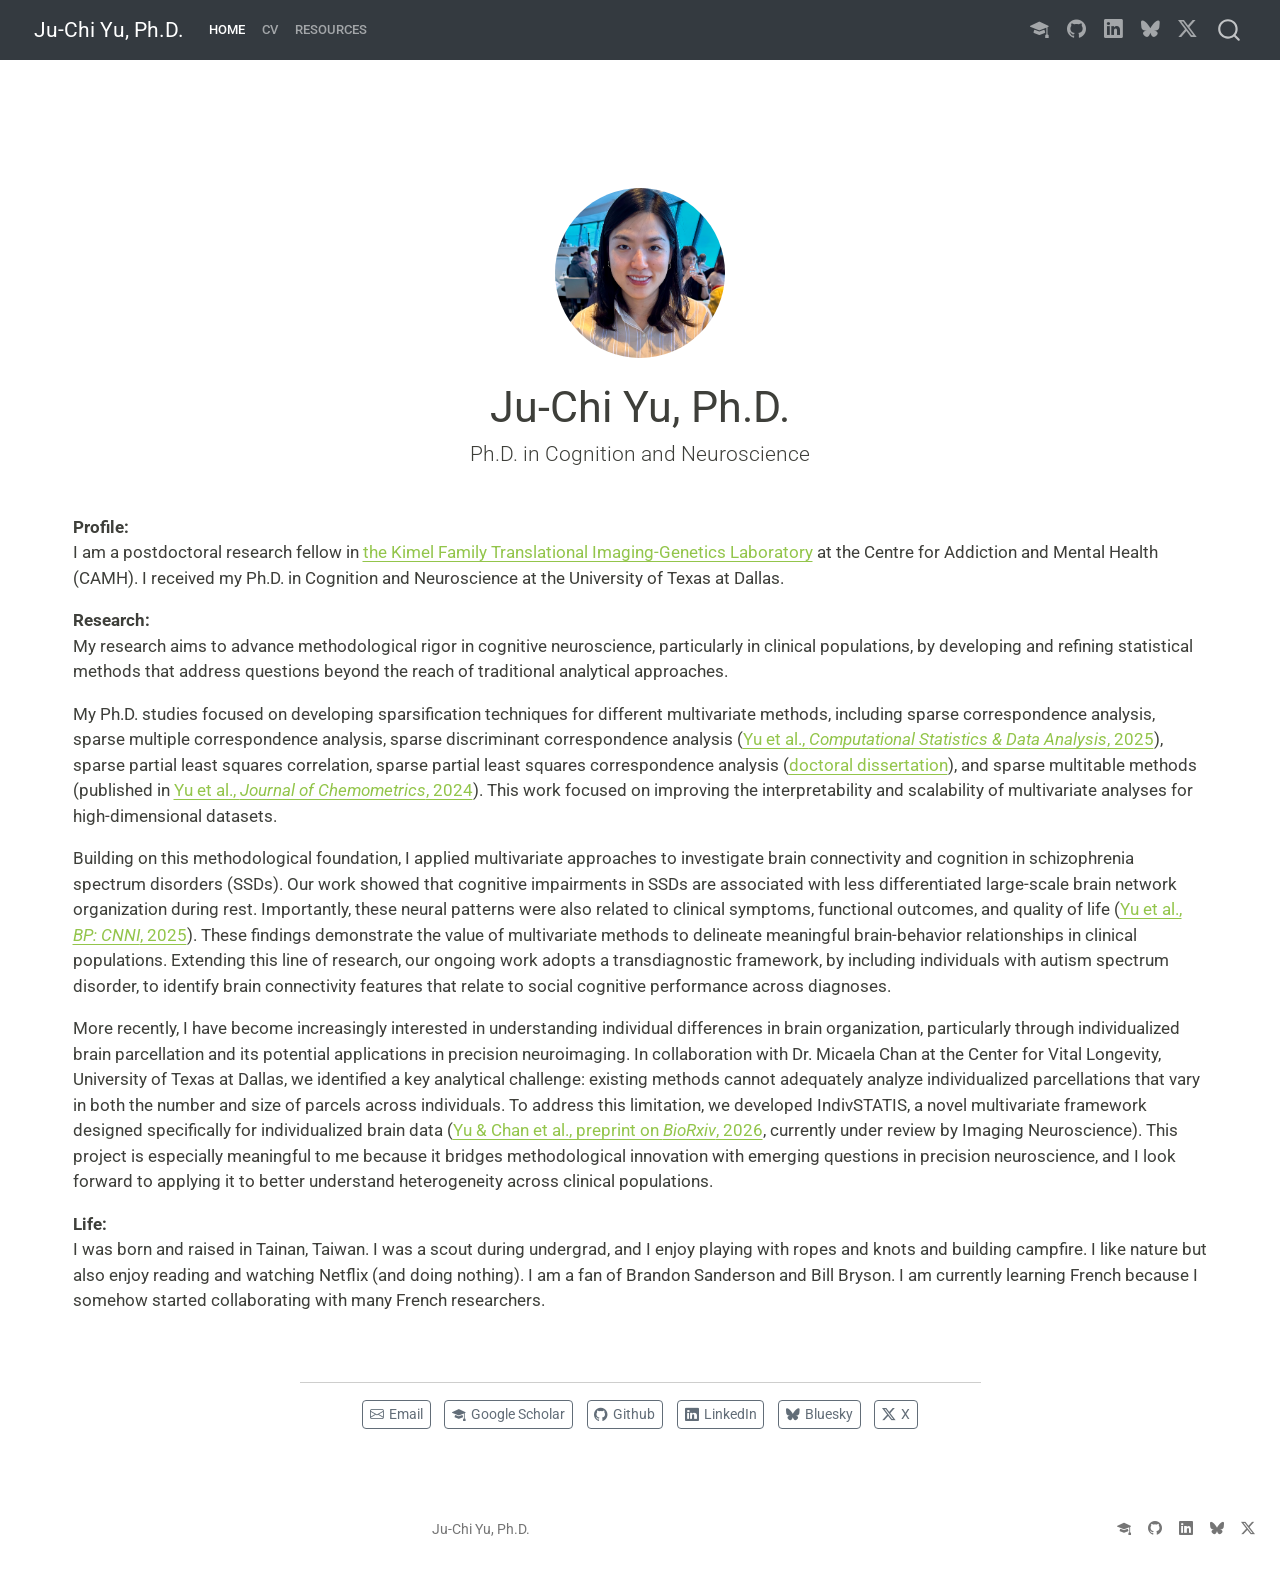
<file: docs/index.html>
<!DOCTYPE html>
<html xmlns="http://www.w3.org/1999/xhtml" lang="en" xml:lang="en"><head>

<meta charset="utf-8">
<meta name="generator" content="quarto-1.8.25">

<meta name="viewport" content="width=device-width, initial-scale=1.0, user-scalable=yes">


<title>Ju-Chi Yu, Ph.D.</title>
<style>
code{white-space: pre-wrap;}
span.smallcaps{font-variant: small-caps;}
div.columns{display: flex; gap: min(4vw, 1.5em);}
div.column{flex: auto; overflow-x: auto;}
div.hanging-indent{margin-left: 1.5em; text-indent: -1.5em;}
ul.task-list{list-style: none;}
ul.task-list li input[type="checkbox"] {
  width: 0.8em;
  margin: 0 0.8em 0.2em -1em; /* quarto-specific, see https://github.com/quarto-dev/quarto-cli/issues/4556 */ 
  vertical-align: middle;
}
</style>


<script src="site_libs/quarto-nav/quarto-nav.js"></script>
<script src="site_libs/quarto-nav/headroom.min.js"></script>
<script src="site_libs/clipboard/clipboard.min.js"></script>
<script src="site_libs/quarto-search/autocomplete.umd.js"></script>
<script src="site_libs/quarto-search/fuse.min.js"></script>
<script src="site_libs/quarto-search/quarto-search.js"></script>
<meta name="quarto:offset" content="./">
<script src="site_libs/quarto-html/quarto.js" type="module"></script>
<script src="site_libs/quarto-html/tabsets/tabsets.js" type="module"></script>
<script src="site_libs/quarto-html/axe/axe-check.js" type="module"></script>
<script src="site_libs/quarto-html/popper.min.js"></script>
<script src="site_libs/quarto-html/tippy.umd.min.js"></script>
<link href="site_libs/quarto-html/tippy.css" rel="stylesheet">
<link href="site_libs/quarto-html/quarto-syntax-highlighting-7b89279ff1a6dce999919e0e67d4d9ec.css" rel="stylesheet" id="quarto-text-highlighting-styles">
<script src="site_libs/bootstrap/bootstrap.min.js"></script>
<link href="site_libs/bootstrap/bootstrap-icons.css" rel="stylesheet">
<link href="site_libs/bootstrap/bootstrap-acb86da7cc94e534617b9af23b514896.min.css" rel="stylesheet" append-hash="true" id="quarto-bootstrap" data-mode="light">
<script id="quarto-search-options" type="application/json">{
  "location": "navbar",
  "copy-button": false,
  "collapse-after": 3,
  "panel-placement": "end",
  "type": "overlay",
  "limit": 50,
  "keyboard-shortcut": [
    "f",
    "/",
    "s"
  ],
  "show-item-context": false,
  "language": {
    "search-no-results-text": "No results",
    "search-matching-documents-text": "matching documents",
    "search-copy-link-title": "Copy link to search",
    "search-hide-matches-text": "Hide additional matches",
    "search-more-match-text": "more match in this document",
    "search-more-matches-text": "more matches in this document",
    "search-clear-button-title": "Clear",
    "search-text-placeholder": "",
    "search-detached-cancel-button-title": "Cancel",
    "search-submit-button-title": "Submit",
    "search-label": "Search"
  }
}</script>
<script async="" src="https://www.googletagmanager.com/gtag/js?id=G-0VWQVF21VS"></script>

<script type="text/javascript">

window.dataLayer = window.dataLayer || [];
function gtag(){dataLayer.push(arguments);}
gtag('js', new Date());
gtag('config', 'G-0VWQVF21VS', { 'anonymize_ip': true});
</script>


<link rel="stylesheet" href="css/bootstrap.min.css">
</head>

<body class="nav-fixed quarto-light">

<div id="quarto-search-results"></div>
  <header id="quarto-header" class="headroom fixed-top">
    <nav class="navbar navbar-expand-lg " data-bs-theme="dark">
      <div class="navbar-container container-fluid">
      <div class="navbar-brand-container mx-auto">
    <a href="./index.html" class="navbar-brand navbar-brand-logo">
    </a>
    <a class="navbar-brand" href="./index.html">
    <span class="navbar-title">Ju-Chi Yu, Ph.D.</span>
    </a>
  </div>
            <div id="quarto-search" class="" title="Search"></div>
          <button class="navbar-toggler" type="button" data-bs-toggle="collapse" data-bs-target="#navbarCollapse" aria-controls="navbarCollapse" role="menu" aria-expanded="false" aria-label="Toggle navigation" onclick="if (window.quartoToggleHeadroom) { window.quartoToggleHeadroom(); }">
  <span class="navbar-toggler-icon"></span>
</button>
          <div class="collapse navbar-collapse" id="navbarCollapse">
            <ul class="navbar-nav navbar-nav-scroll me-auto">
  <li class="nav-item">
    <a class="nav-link active" href="./index.html" aria-current="page"> 
<span class="menu-text">Home</span></a>
  </li>  
  <li class="nav-item">
    <a class="nav-link" href="./CV.html"> 
<span class="menu-text">CV</span></a>
  </li>  
  <li class="nav-item">
    <a class="nav-link" href="./tutorials.html"> 
<span class="menu-text">Resources</span></a>
  </li>  
</ul>
            <ul class="navbar-nav navbar-nav-scroll ms-auto">
  <li class="nav-item compact">
    <a class="nav-link" href="https://scholar.google.com.tw/citations?user=bkfSsy0AAAAJ&amp;hl=en"> <i class="bi bi-mortarboard-fill" role="img">
</i> 
<span class="menu-text"></span></a>
  </li>  
  <li class="nav-item compact">
    <a class="nav-link" href="https://github.com/juchiyu"> <i class="bi bi-github" role="img">
</i> 
<span class="menu-text"></span></a>
  </li>  
  <li class="nav-item compact">
    <a class="nav-link" href="https://www.linkedin.com/in/ju-chi-yu-83270695/"> <i class="bi bi-linkedin" role="img">
</i> 
<span class="menu-text"></span></a>
  </li>  
  <li class="nav-item compact">
    <a class="nav-link" href="https://bsky.app/profile/juchiyu.bsky.social"> <i class="bi bi-bluesky" role="img">
</i> 
<span class="menu-text"></span></a>
  </li>  
  <li class="nav-item compact">
    <a class="nav-link" href="https://X.com/juchiyu"> <i class="bi bi-twitter-x" role="img">
</i> 
<span class="menu-text"></span></a>
  </li>  
</ul>
          </div> <!-- /navcollapse -->
            <div class="quarto-navbar-tools">
</div>
      </div> <!-- /container-fluid -->
    </nav>
</header>
<!-- content -->
<div id="quarto-content" class="quarto-container page-columns page-rows-contents page-layout-full page-navbar">
<!-- sidebar -->
<!-- margin-sidebar -->
    
<!-- main -->
<div class="quarto-about-jolla column-page">
  <img src="images/profile_pic.jpg" class="about-image
  round " style="height: 10em; width: 10em;">
 <header id="title-block-header" class="quarto-title-block default">
<div class="quarto-title">
<h1 class="title">Ju-Chi Yu, Ph.D.</h1>
<p class="subtitle lead">Ph.D.&nbsp;in Cognition and Neuroscience</p>
</div>
<div class="quarto-title-meta column-page">
  </div>
</header><main class="content column-page" id="quarto-document-content">
<p><strong>Profile:</strong><br>
I am a postdoctoral research fellow in <a href="https://imaging-genetics.camh.ca/">the Kimel Family Translational Imaging-Genetics Laboratory</a> at the Centre for Addiction and Mental Health (CAMH). I received my Ph.D.&nbsp;in Cognition and Neuroscience at the University of Texas at Dallas.</p>
<p><strong>Research:</strong><br>
My research aims to advance methodological rigor in cognitive neuroscience, particularly in clinical populations, by developing and refining statistical methods that address questions beyond the reach of traditional analytical approaches.</p>
<p>My Ph.D.&nbsp;studies focused on developing sparsification techniques for different multivariate methods, including sparse correspondence analysis, sparse multiple correspondence analysis, sparse discriminant correspondence analysis (<a href="https://www.sciencedirect.com/science/article/abs/pii/S0167947325000556">Yu et al., <em>Computational Statistics &amp; Data Analysis</em>, 2025</a>), sparse partial least squares correlation, sparse partial least squares correspondence analysis (<a href="https://hdl.handle.net/10735.1/9406">doctoral dissertation</a>), and sparse multitable methods (published in <a href="https://analyticalsciencejournals.onlinelibrary.wiley.com/doi/full/10.1002/cem.3443">Yu et al., <em>Journal of Chemometrics</em>, 2024</a>). This work focused on improving the interpretability and scalability of multivariate analyses for high-dimensional datasets.</p>
<p>Building on this methodological foundation, I applied multivariate approaches to investigate brain connectivity and cognition in schizophrenia spectrum disorders (SSDs). Our work showed that cognitive impairments in SSDs are associated with less differentiated large-scale brain network organization during rest. Importantly, these neural patterns were also related to clinical symptoms, functional outcomes, and quality of life (<a href="https://www.biologicalpsychiatrycnni.org/article/S2451-9022(24)00268-4/abstract">Yu et al., <em>BP: CNNI</em>, 2025</a>). These findings demonstrate the value of multivariate methods to delineate meaningful brain-behavior relationships in clinical populations. Extending this line of research, our ongoing work adopts a transdiagnostic framework, by including individuals with autism spectrum disorder, to identify brain connectivity features that relate to social cognitive performance across diagnoses.</p>
<p>More recently, I have become increasingly interested in understanding individual differences in brain organization, particularly through individualized brain parcellation and its potential applications in precision neuroimaging. In collaboration with Dr.&nbsp;Micaela Chan at the Center for Vital Longevity, University of Texas at Dallas, we identified a key analytical challenge: existing methods cannot adequately analyze individualized parcellations that vary in both the number and size of parcels across individuals. To address this limitation, we developed IndivSTATIS, a novel multivariate framework designed specifically for individualized brain data (<a href="https://www.biorxiv.org/content/10.64898/2025.12.19.695601v1">Yu &amp; Chan et al., preprint on <em>BioRxiv</em>, 2026</a>, currently under review by Imaging Neuroscience). This project is especially meaningful to me because it bridges methodological innovation with emerging questions in precision neuroscience, and I look forward to applying it to better understand heterogeneity across clinical populations.</p>
<p><strong>Life:</strong><br>
I was born and raised in Tainan, Taiwan. I was a scout during undergrad, and I enjoy playing with ropes and knots and building campfire. I like nature but also enjoy reading and watching Netflix (and doing nothing). I am a fan of Brandon Sanderson and Bill Bryson. I am currently learning French because I somehow started collaborating with many French researchers.</p>
<!-- ## **Recent Activities** -->
<section>


</section></main> 
  <hr class="about-sep">
   <div class="about-links">
  <a href="mailto:psyjcyu@gmail.com" class="about-link" rel="" target="">
    <i class="bi bi-envelope"></i>
     <span class="about-link-text">Email</span>
  </a>
  <a href="https://scholar.google.com.tw/citations?user=bkfSsy0AAAAJ&amp;hl=en" class="about-link" rel="" target="">
    <i class="bi bi-mortarboard-fill"></i>
     <span class="about-link-text">Google Scholar</span>
  </a>
  <a href="https://github.com/juchiyu" class="about-link" rel="" target="">
    <i class="bi bi-github"></i>
     <span class="about-link-text">Github</span>
  </a>
  <a href="https://www.linkedin.com/in/ju-chi-yu-83270695/" class="about-link" rel="" target="">
    <i class="bi bi-linkedin"></i>
     <span class="about-link-text">LinkedIn</span>
  </a>
  <a href="https://bsky.app/profile/juchiyu.bsky.social" class="about-link" rel="" target="">
    <i class="bi bi-bluesky"></i>
     <span class="about-link-text">Bluesky</span>
  </a>
  <a href="https://X.com/juchiyu" class="about-link" rel="" target="">
    <i class="bi bi-twitter-x"></i>
     <span class="about-link-text">X</span>
  </a>
</div>
</div>
 <!-- /main -->
<script id="quarto-html-after-body" type="application/javascript">
  window.document.addEventListener("DOMContentLoaded", function (event) {
    const isCodeAnnotation = (el) => {
      for (const clz of el.classList) {
        if (clz.startsWith('code-annotation-')) {                     
          return true;
        }
      }
      return false;
    }
    const onCopySuccess = function(e) {
      // button target
      const button = e.trigger;
      // don't keep focus
      button.blur();
      // flash "checked"
      button.classList.add('code-copy-button-checked');
      var currentTitle = button.getAttribute("title");
      button.setAttribute("title", "Copied!");
      let tooltip;
      if (window.bootstrap) {
        button.setAttribute("data-bs-toggle", "tooltip");
        button.setAttribute("data-bs-placement", "left");
        button.setAttribute("data-bs-title", "Copied!");
        tooltip = new bootstrap.Tooltip(button, 
          { trigger: "manual", 
            customClass: "code-copy-button-tooltip",
            offset: [0, -8]});
        tooltip.show();    
      }
      setTimeout(function() {
        if (tooltip) {
          tooltip.hide();
          button.removeAttribute("data-bs-title");
          button.removeAttribute("data-bs-toggle");
          button.removeAttribute("data-bs-placement");
        }
        button.setAttribute("title", currentTitle);
        button.classList.remove('code-copy-button-checked');
      }, 1000);
      // clear code selection
      e.clearSelection();
    }
    const getTextToCopy = function(trigger) {
      const outerScaffold = trigger.parentElement.cloneNode(true);
      const codeEl = outerScaffold.querySelector('code');
      for (const childEl of codeEl.children) {
        if (isCodeAnnotation(childEl)) {
          childEl.remove();
        }
      }
      return codeEl.innerText;
    }
    const clipboard = new window.ClipboardJS('.code-copy-button:not([data-in-quarto-modal])', {
      text: getTextToCopy
    });
    clipboard.on('success', onCopySuccess);
    if (window.document.getElementById('quarto-embedded-source-code-modal')) {
      const clipboardModal = new window.ClipboardJS('.code-copy-button[data-in-quarto-modal]', {
        text: getTextToCopy,
        container: window.document.getElementById('quarto-embedded-source-code-modal')
      });
      clipboardModal.on('success', onCopySuccess);
    }
      var localhostRegex = new RegExp(/^(?:http|https):\/\/localhost\:?[0-9]*\//);
      var mailtoRegex = new RegExp(/^mailto:/);
        var filterRegex = new RegExp('/' + window.location.host + '/');
      var isInternal = (href) => {
          return filterRegex.test(href) || localhostRegex.test(href) || mailtoRegex.test(href);
      }
      // Inspect non-navigation links and adorn them if external
     var links = window.document.querySelectorAll('a[href]:not(.nav-link):not(.navbar-brand):not(.toc-action):not(.sidebar-link):not(.sidebar-item-toggle):not(.pagination-link):not(.no-external):not([aria-hidden]):not(.dropdown-item):not(.quarto-navigation-tool):not(.about-link)');
      for (var i=0; i<links.length; i++) {
        const link = links[i];
        if (!isInternal(link.href)) {
          // undo the damage that might have been done by quarto-nav.js in the case of
          // links that we want to consider external
          if (link.dataset.originalHref !== undefined) {
            link.href = link.dataset.originalHref;
          }
        }
      }
    function tippyHover(el, contentFn, onTriggerFn, onUntriggerFn) {
      const config = {
        allowHTML: true,
        maxWidth: 500,
        delay: 100,
        arrow: false,
        appendTo: function(el) {
            return el.parentElement;
        },
        interactive: true,
        interactiveBorder: 10,
        theme: 'quarto',
        placement: 'bottom-start',
      };
      if (contentFn) {
        config.content = contentFn;
      }
      if (onTriggerFn) {
        config.onTrigger = onTriggerFn;
      }
      if (onUntriggerFn) {
        config.onUntrigger = onUntriggerFn;
      }
      window.tippy(el, config); 
    }
    const noterefs = window.document.querySelectorAll('a[role="doc-noteref"]');
    for (var i=0; i<noterefs.length; i++) {
      const ref = noterefs[i];
      tippyHover(ref, function() {
        // use id or data attribute instead here
        let href = ref.getAttribute('data-footnote-href') || ref.getAttribute('href');
        try { href = new URL(href).hash; } catch {}
        const id = href.replace(/^#\/?/, "");
        const note = window.document.getElementById(id);
        if (note) {
          return note.innerHTML;
        } else {
          return "";
        }
      });
    }
    const xrefs = window.document.querySelectorAll('a.quarto-xref');
    const processXRef = (id, note) => {
      // Strip column container classes
      const stripColumnClz = (el) => {
        el.classList.remove("page-full", "page-columns");
        if (el.children) {
          for (const child of el.children) {
            stripColumnClz(child);
          }
        }
      }
      stripColumnClz(note)
      if (id === null || id.startsWith('sec-')) {
        // Special case sections, only their first couple elements
        const container = document.createElement("div");
        if (note.children && note.children.length > 2) {
          container.appendChild(note.children[0].cloneNode(true));
          for (let i = 1; i < note.children.length; i++) {
            const child = note.children[i];
            if (child.tagName === "P" && child.innerText === "") {
              continue;
            } else {
              container.appendChild(child.cloneNode(true));
              break;
            }
          }
          if (window.Quarto?.typesetMath) {
            window.Quarto.typesetMath(container);
          }
          return container.innerHTML
        } else {
          if (window.Quarto?.typesetMath) {
            window.Quarto.typesetMath(note);
          }
          return note.innerHTML;
        }
      } else {
        // Remove any anchor links if they are present
        const anchorLink = note.querySelector('a.anchorjs-link');
        if (anchorLink) {
          anchorLink.remove();
        }
        if (window.Quarto?.typesetMath) {
          window.Quarto.typesetMath(note);
        }
        if (note.classList.contains("callout")) {
          return note.outerHTML;
        } else {
          return note.innerHTML;
        }
      }
    }
    for (var i=0; i<xrefs.length; i++) {
      const xref = xrefs[i];
      tippyHover(xref, undefined, function(instance) {
        instance.disable();
        let url = xref.getAttribute('href');
        let hash = undefined; 
        if (url.startsWith('#')) {
          hash = url;
        } else {
          try { hash = new URL(url).hash; } catch {}
        }
        if (hash) {
          const id = hash.replace(/^#\/?/, "");
          const note = window.document.getElementById(id);
          if (note !== null) {
            try {
              const html = processXRef(id, note.cloneNode(true));
              instance.setContent(html);
            } finally {
              instance.enable();
              instance.show();
            }
          } else {
            // See if we can fetch this
            fetch(url.split('#')[0])
            .then(res => res.text())
            .then(html => {
              const parser = new DOMParser();
              const htmlDoc = parser.parseFromString(html, "text/html");
              const note = htmlDoc.getElementById(id);
              if (note !== null) {
                const html = processXRef(id, note);
                instance.setContent(html);
              } 
            }).finally(() => {
              instance.enable();
              instance.show();
            });
          }
        } else {
          // See if we can fetch a full url (with no hash to target)
          // This is a special case and we should probably do some content thinning / targeting
          fetch(url)
          .then(res => res.text())
          .then(html => {
            const parser = new DOMParser();
            const htmlDoc = parser.parseFromString(html, "text/html");
            const note = htmlDoc.querySelector('main.content');
            if (note !== null) {
              // This should only happen for chapter cross references
              // (since there is no id in the URL)
              // remove the first header
              if (note.children.length > 0 && note.children[0].tagName === "HEADER") {
                note.children[0].remove();
              }
              const html = processXRef(null, note);
              instance.setContent(html);
            } 
          }).finally(() => {
            instance.enable();
            instance.show();
          });
        }
      }, function(instance) {
      });
    }
        let selectedAnnoteEl;
        const selectorForAnnotation = ( cell, annotation) => {
          let cellAttr = 'data-code-cell="' + cell + '"';
          let lineAttr = 'data-code-annotation="' +  annotation + '"';
          const selector = 'span[' + cellAttr + '][' + lineAttr + ']';
          return selector;
        }
        const selectCodeLines = (annoteEl) => {
          const doc = window.document;
          const targetCell = annoteEl.getAttribute("data-target-cell");
          const targetAnnotation = annoteEl.getAttribute("data-target-annotation");
          const annoteSpan = window.document.querySelector(selectorForAnnotation(targetCell, targetAnnotation));
          const lines = annoteSpan.getAttribute("data-code-lines").split(",");
          const lineIds = lines.map((line) => {
            return targetCell + "-" + line;
          })
          let top = null;
          let height = null;
          let parent = null;
          if (lineIds.length > 0) {
              //compute the position of the single el (top and bottom and make a div)
              const el = window.document.getElementById(lineIds[0]);
              top = el.offsetTop;
              height = el.offsetHeight;
              parent = el.parentElement.parentElement;
            if (lineIds.length > 1) {
              const lastEl = window.document.getElementById(lineIds[lineIds.length - 1]);
              const bottom = lastEl.offsetTop + lastEl.offsetHeight;
              height = bottom - top;
            }
            if (top !== null && height !== null && parent !== null) {
              // cook up a div (if necessary) and position it 
              let div = window.document.getElementById("code-annotation-line-highlight");
              if (div === null) {
                div = window.document.createElement("div");
                div.setAttribute("id", "code-annotation-line-highlight");
                div.style.position = 'absolute';
                parent.appendChild(div);
              }
              div.style.top = top - 2 + "px";
              div.style.height = height + 4 + "px";
              div.style.left = 0;
              let gutterDiv = window.document.getElementById("code-annotation-line-highlight-gutter");
              if (gutterDiv === null) {
                gutterDiv = window.document.createElement("div");
                gutterDiv.setAttribute("id", "code-annotation-line-highlight-gutter");
                gutterDiv.style.position = 'absolute';
                const codeCell = window.document.getElementById(targetCell);
                const gutter = codeCell.querySelector('.code-annotation-gutter');
                gutter.appendChild(gutterDiv);
              }
              gutterDiv.style.top = top - 2 + "px";
              gutterDiv.style.height = height + 4 + "px";
            }
            selectedAnnoteEl = annoteEl;
          }
        };
        const unselectCodeLines = () => {
          const elementsIds = ["code-annotation-line-highlight", "code-annotation-line-highlight-gutter"];
          elementsIds.forEach((elId) => {
            const div = window.document.getElementById(elId);
            if (div) {
              div.remove();
            }
          });
          selectedAnnoteEl = undefined;
        };
          // Handle positioning of the toggle
      window.addEventListener(
        "resize",
        throttle(() => {
          elRect = undefined;
          if (selectedAnnoteEl) {
            selectCodeLines(selectedAnnoteEl);
          }
        }, 10)
      );
      function throttle(fn, ms) {
      let throttle = false;
      let timer;
        return (...args) => {
          if(!throttle) { // first call gets through
              fn.apply(this, args);
              throttle = true;
          } else { // all the others get throttled
              if(timer) clearTimeout(timer); // cancel #2
              timer = setTimeout(() => {
                fn.apply(this, args);
                timer = throttle = false;
              }, ms);
          }
        };
      }
        // Attach click handler to the DT
        const annoteDls = window.document.querySelectorAll('dt[data-target-cell]');
        for (const annoteDlNode of annoteDls) {
          annoteDlNode.addEventListener('click', (event) => {
            const clickedEl = event.target;
            if (clickedEl !== selectedAnnoteEl) {
              unselectCodeLines();
              const activeEl = window.document.querySelector('dt[data-target-cell].code-annotation-active');
              if (activeEl) {
                activeEl.classList.remove('code-annotation-active');
              }
              selectCodeLines(clickedEl);
              clickedEl.classList.add('code-annotation-active');
            } else {
              // Unselect the line
              unselectCodeLines();
              clickedEl.classList.remove('code-annotation-active');
            }
          });
        }
    const findCites = (el) => {
      const parentEl = el.parentElement;
      if (parentEl) {
        const cites = parentEl.dataset.cites;
        if (cites) {
          return {
            el,
            cites: cites.split(' ')
          };
        } else {
          return findCites(el.parentElement)
        }
      } else {
        return undefined;
      }
    };
    var bibliorefs = window.document.querySelectorAll('a[role="doc-biblioref"]');
    for (var i=0; i<bibliorefs.length; i++) {
      const ref = bibliorefs[i];
      const citeInfo = findCites(ref);
      if (citeInfo) {
        tippyHover(citeInfo.el, function() {
          var popup = window.document.createElement('div');
          citeInfo.cites.forEach(function(cite) {
            var citeDiv = window.document.createElement('div');
            citeDiv.classList.add('hanging-indent');
            citeDiv.classList.add('csl-entry');
            var biblioDiv = window.document.getElementById('ref-' + cite);
            if (biblioDiv) {
              citeDiv.innerHTML = biblioDiv.innerHTML;
            }
            popup.appendChild(citeDiv);
          });
          return popup.innerHTML;
        });
      }
    }
  });
  </script>
</div> <!-- /content -->
<footer class="footer">
  <div class="nav-footer">
    <div class="nav-footer-left">
      &nbsp;
    </div>   
    <div class="nav-footer-center">
<p>Ju-Chi Yu, Ph.D.</p>
</div>
    <div class="nav-footer-right">
      <ul class="footer-items list-unstyled">
    <li class="nav-item compact">
    <a class="nav-link" href="https://scholar.google.com.tw/citations?user=bkfSsy0AAAAJ&amp;hl=en">
      <i class="bi bi-mortarboard-fill" role="img">
</i> 
    </a>
  </li>  
    <li class="nav-item compact">
    <a class="nav-link" href="https://github.com/juchiyu">
      <i class="bi bi-github" role="img">
</i> 
    </a>
  </li>  
    <li class="nav-item compact">
    <a class="nav-link" href="https://www.linkedin.com/in/ju-chi-yu-83270695/">
      <i class="bi bi-linkedin" role="img">
</i> 
    </a>
  </li>  
    <li class="nav-item compact">
    <a class="nav-link" href="https://bsky.app/profile/juchiyu.bsky.social">
      <i class="bi bi-bluesky" role="img">
</i> 
    </a>
  </li>  
    <li class="nav-item compact">
    <a class="nav-link" href="https://X.com/juchiyu">
      <i class="bi bi-twitter-x" role="img">
</i> 
    </a>
  </li>  
</ul>
    </div>
  </div>
</footer>




</body></html>
</file>
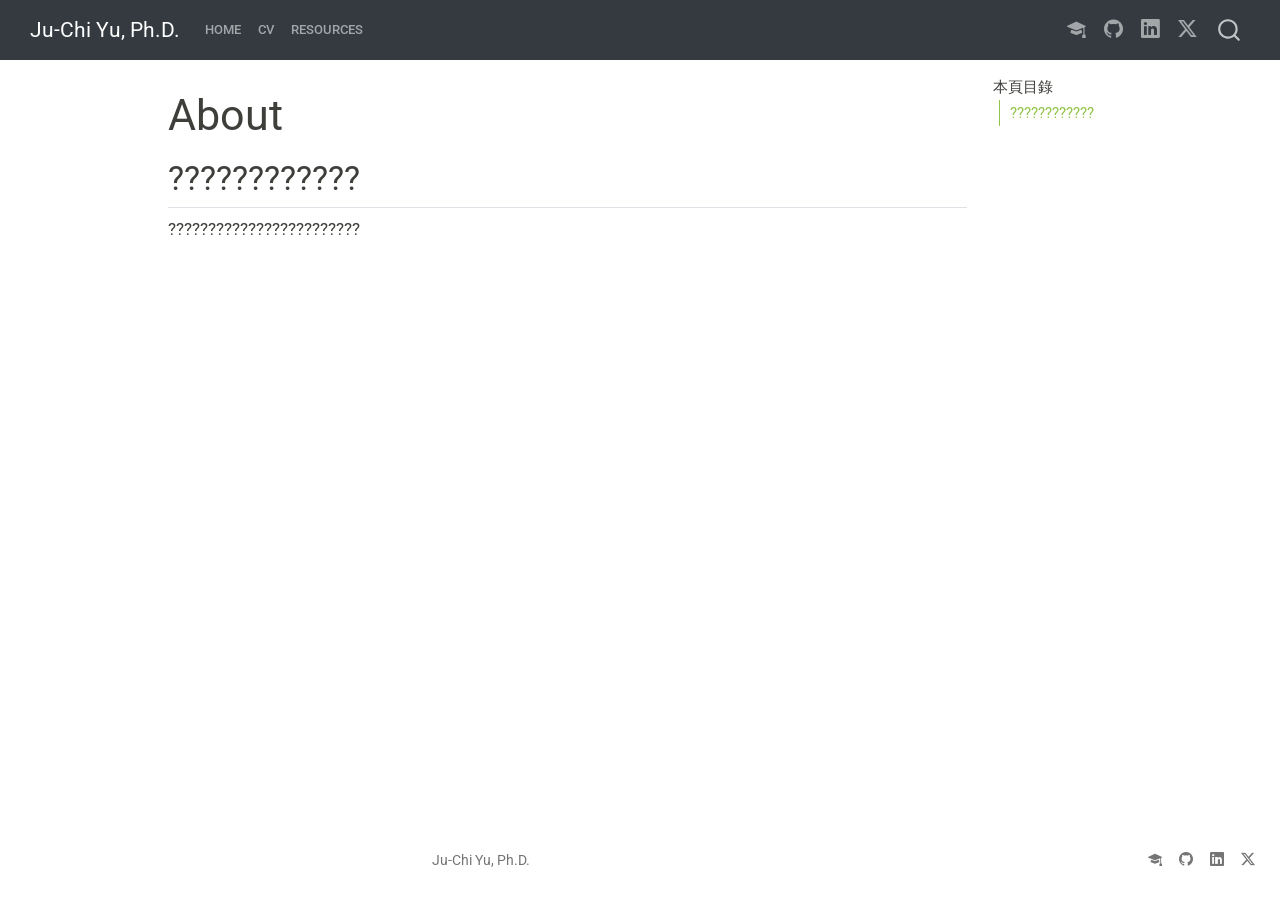
<file: about.html>
<!DOCTYPE html>
<html xmlns="http://www.w3.org/1999/xhtml" lang="zh-TW" xml:lang="zh-TW"><head>

<meta charset="utf-8">
<meta name="generator" content="quarto-1.5.57">

<meta name="viewport" content="width=device-width, initial-scale=1.0, user-scalable=yes">


<title>About – Ju-Chi Yu, Ph.D.</title>
<style>
code{white-space: pre-wrap;}
span.smallcaps{font-variant: small-caps;}
div.columns{display: flex; gap: min(4vw, 1.5em);}
div.column{flex: auto; overflow-x: auto;}
div.hanging-indent{margin-left: 1.5em; text-indent: -1.5em;}
ul.task-list{list-style: none;}
ul.task-list li input[type="checkbox"] {
  width: 0.8em;
  margin: 0 0.8em 0.2em -1em; /* quarto-specific, see https://github.com/quarto-dev/quarto-cli/issues/4556 */ 
  vertical-align: middle;
}
</style>


<script src="site_libs/quarto-nav/quarto-nav.js"></script>
<script src="site_libs/quarto-nav/headroom.min.js"></script>
<script src="site_libs/clipboard/clipboard.min.js"></script>
<script src="site_libs/quarto-search/autocomplete.umd.js"></script>
<script src="site_libs/quarto-search/fuse.min.js"></script>
<script src="site_libs/quarto-search/quarto-search.js"></script>
<meta name="quarto:offset" content="./">
<script src="site_libs/quarto-html/quarto.js"></script>
<script src="site_libs/quarto-html/popper.min.js"></script>
<script src="site_libs/quarto-html/tippy.umd.min.js"></script>
<script src="site_libs/quarto-html/anchor.min.js"></script>
<link href="site_libs/quarto-html/tippy.css" rel="stylesheet">
<link href="site_libs/quarto-html/quarto-syntax-highlighting.css" rel="stylesheet" id="quarto-text-highlighting-styles">
<script src="site_libs/bootstrap/bootstrap.min.js"></script>
<link href="site_libs/bootstrap/bootstrap-icons.css" rel="stylesheet">
<link href="site_libs/bootstrap/bootstrap.min.css" rel="stylesheet" id="quarto-bootstrap" data-mode="light">
<script id="quarto-search-options" type="application/json">{
  "location": "navbar",
  "copy-button": false,
  "collapse-after": 3,
  "panel-placement": "end",
  "type": "overlay",
  "limit": 50,
  "keyboard-shortcut": [
    "f",
    "/",
    "s"
  ],
  "show-item-context": false,
  "language": {
    "search-no-results-text": "沒有結果",
    "search-matching-documents-text": "符合的文件",
    "search-copy-link-title": "複製搜尋連結",
    "search-hide-matches-text": "隱藏其他符合的結果",
    "search-more-match-text": "更多符合結果",
    "search-more-matches-text": "更多符合結果",
    "search-clear-button-title": "清除",
    "search-text-placeholder": "",
    "search-detached-cancel-button-title": "取消",
    "search-submit-button-title": "送出",
    "search-label": "搜尋"
  }
}</script>
<script async="" src="https://www.googletagmanager.com/gtag/js?id=G-0VWQVF21VS"></script>

<script type="text/javascript">

window.dataLayer = window.dataLayer || [];
function gtag(){dataLayer.push(arguments);}
gtag('js', new Date());
gtag('config', 'G-0VWQVF21VS', { 'anonymize_ip': true});
</script>


<link rel="stylesheet" href="css/bootstrap.min.css">
</head>

<body class="nav-fixed">

<div id="quarto-search-results"></div>
  <header id="quarto-header" class="headroom fixed-top">
    <nav class="navbar navbar-expand-lg " data-bs-theme="dark">
      <div class="navbar-container container-fluid">
      <div class="navbar-brand-container mx-auto">
    <a class="navbar-brand" href="./index.html">
    <span class="navbar-title">Ju-Chi Yu, Ph.D.</span>
    </a>
  </div>
            <div id="quarto-search" class="" title="搜尋"></div>
          <button class="navbar-toggler" type="button" data-bs-toggle="collapse" data-bs-target="#navbarCollapse" aria-controls="navbarCollapse" role="menu" aria-expanded="false" aria-label="切換導航列" onclick="if (window.quartoToggleHeadroom) { window.quartoToggleHeadroom(); }">
  <span class="navbar-toggler-icon"></span>
</button>
          <div class="collapse navbar-collapse" id="navbarCollapse">
            <ul class="navbar-nav navbar-nav-scroll me-auto">
  <li class="nav-item">
    <a class="nav-link" href="./index.html"> 
<span class="menu-text">Home</span></a>
  </li>  
  <li class="nav-item">
    <a class="nav-link" href="./CV.html"> 
<span class="menu-text">CV</span></a>
  </li>  
  <li class="nav-item">
    <a class="nav-link" href="./tutorials.html"> 
<span class="menu-text">Resources</span></a>
  </li>  
</ul>
            <ul class="navbar-nav navbar-nav-scroll ms-auto">
  <li class="nav-item compact">
    <a class="nav-link" href="https://scholar.google.com.tw/citations?user=bkfSsy0AAAAJ&amp;hl=en"> <i class="bi bi-mortarboard-fill" role="img">
</i> 
<span class="menu-text"></span></a>
  </li>  
  <li class="nav-item compact">
    <a class="nav-link" href="https://github.com/juchiyu"> <i class="bi bi-github" role="img">
</i> 
<span class="menu-text"></span></a>
  </li>  
  <li class="nav-item compact">
    <a class="nav-link" href="https://www.linkedin.com/in/ju-chi-yu-83270695/"> <i class="bi bi-linkedin" role="img">
</i> 
<span class="menu-text"></span></a>
  </li>  
  <li class="nav-item compact">
    <a class="nav-link" href="https://X.com/juchiyu"> <i class="bi bi-twitter-x" role="img">
</i> 
<span class="menu-text"></span></a>
  </li>  
</ul>
          </div> <!-- /navcollapse -->
            <div class="quarto-navbar-tools">
</div>
      </div> <!-- /container-fluid -->
    </nav>
</header>
<!-- content -->
<div id="quarto-content" class="quarto-container page-columns page-rows-contents page-layout-article page-navbar">
<!-- sidebar -->
<!-- margin-sidebar -->
    <div id="quarto-margin-sidebar" class="sidebar margin-sidebar">
        <nav id="TOC" role="doc-toc" class="toc-active">
    <h2 id="toc-title">本頁目錄</h2>
   
  <ul>
  <li><a href="#section" id="toc-section" class="nav-link active" data-scroll-target="#section">????????????</a></li>
  </ul>
</nav>
    </div>
<!-- main -->
<main class="content" id="quarto-document-content">

<header id="title-block-header" class="quarto-title-block default">
<div class="quarto-title">
<h1 class="title">About</h1>
</div>



<div class="quarto-title-meta">

    
  
    
  </div>
  


</header>


<meta charset="UTF-8">
<section id="section" class="level2">
<h2 class="anchored" data-anchor-id="section">????????????</h2>
<p>????????????????????????</p>


</section>

</main> <!-- /main -->
<script id="quarto-html-after-body" type="application/javascript">
window.document.addEventListener("DOMContentLoaded", function (event) {
  const toggleBodyColorMode = (bsSheetEl) => {
    const mode = bsSheetEl.getAttribute("data-mode");
    const bodyEl = window.document.querySelector("body");
    if (mode === "dark") {
      bodyEl.classList.add("quarto-dark");
      bodyEl.classList.remove("quarto-light");
    } else {
      bodyEl.classList.add("quarto-light");
      bodyEl.classList.remove("quarto-dark");
    }
  }
  const toggleBodyColorPrimary = () => {
    const bsSheetEl = window.document.querySelector("link#quarto-bootstrap");
    if (bsSheetEl) {
      toggleBodyColorMode(bsSheetEl);
    }
  }
  toggleBodyColorPrimary();  
  const icon = "";
  const anchorJS = new window.AnchorJS();
  anchorJS.options = {
    placement: 'right',
    icon: icon
  };
  anchorJS.add('.anchored');
  const isCodeAnnotation = (el) => {
    for (const clz of el.classList) {
      if (clz.startsWith('code-annotation-')) {                     
        return true;
      }
    }
    return false;
  }
  const onCopySuccess = function(e) {
    // button target
    const button = e.trigger;
    // don't keep focus
    button.blur();
    // flash "checked"
    button.classList.add('code-copy-button-checked');
    var currentTitle = button.getAttribute("title");
    button.setAttribute("title", "已複製");
    let tooltip;
    if (window.bootstrap) {
      button.setAttribute("data-bs-toggle", "tooltip");
      button.setAttribute("data-bs-placement", "left");
      button.setAttribute("data-bs-title", "已複製");
      tooltip = new bootstrap.Tooltip(button, 
        { trigger: "manual", 
          customClass: "code-copy-button-tooltip",
          offset: [0, -8]});
      tooltip.show();    
    }
    setTimeout(function() {
      if (tooltip) {
        tooltip.hide();
        button.removeAttribute("data-bs-title");
        button.removeAttribute("data-bs-toggle");
        button.removeAttribute("data-bs-placement");
      }
      button.setAttribute("title", currentTitle);
      button.classList.remove('code-copy-button-checked');
    }, 1000);
    // clear code selection
    e.clearSelection();
  }
  const getTextToCopy = function(trigger) {
      const codeEl = trigger.previousElementSibling.cloneNode(true);
      for (const childEl of codeEl.children) {
        if (isCodeAnnotation(childEl)) {
          childEl.remove();
        }
      }
      return codeEl.innerText;
  }
  const clipboard = new window.ClipboardJS('.code-copy-button:not([data-in-quarto-modal])', {
    text: getTextToCopy
  });
  clipboard.on('success', onCopySuccess);
  if (window.document.getElementById('quarto-embedded-source-code-modal')) {
    // For code content inside modals, clipBoardJS needs to be initialized with a container option
    // TODO: Check when it could be a function (https://github.com/zenorocha/clipboard.js/issues/860)
    const clipboardModal = new window.ClipboardJS('.code-copy-button[data-in-quarto-modal]', {
      text: getTextToCopy,
      container: window.document.getElementById('quarto-embedded-source-code-modal')
    });
    clipboardModal.on('success', onCopySuccess);
  }
    var localhostRegex = new RegExp(/^(?:http|https):\/\/localhost\:?[0-9]*\//);
    var mailtoRegex = new RegExp(/^mailto:/);
      var filterRegex = new RegExp("https:\/\/www\.juchiyu\.com");
    var isInternal = (href) => {
        return filterRegex.test(href) || localhostRegex.test(href) || mailtoRegex.test(href);
    }
    // Inspect non-navigation links and adorn them if external
 	var links = window.document.querySelectorAll('a[href]:not(.nav-link):not(.navbar-brand):not(.toc-action):not(.sidebar-link):not(.sidebar-item-toggle):not(.pagination-link):not(.no-external):not([aria-hidden]):not(.dropdown-item):not(.quarto-navigation-tool):not(.about-link)');
    for (var i=0; i<links.length; i++) {
      const link = links[i];
      if (!isInternal(link.href)) {
        // undo the damage that might have been done by quarto-nav.js in the case of
        // links that we want to consider external
        if (link.dataset.originalHref !== undefined) {
          link.href = link.dataset.originalHref;
        }
      }
    }
  function tippyHover(el, contentFn, onTriggerFn, onUntriggerFn) {
    const config = {
      allowHTML: true,
      maxWidth: 500,
      delay: 100,
      arrow: false,
      appendTo: function(el) {
          return el.parentElement;
      },
      interactive: true,
      interactiveBorder: 10,
      theme: 'quarto',
      placement: 'bottom-start',
    };
    if (contentFn) {
      config.content = contentFn;
    }
    if (onTriggerFn) {
      config.onTrigger = onTriggerFn;
    }
    if (onUntriggerFn) {
      config.onUntrigger = onUntriggerFn;
    }
    window.tippy(el, config); 
  }
  const noterefs = window.document.querySelectorAll('a[role="doc-noteref"]');
  for (var i=0; i<noterefs.length; i++) {
    const ref = noterefs[i];
    tippyHover(ref, function() {
      // use id or data attribute instead here
      let href = ref.getAttribute('data-footnote-href') || ref.getAttribute('href');
      try { href = new URL(href).hash; } catch {}
      const id = href.replace(/^#\/?/, "");
      const note = window.document.getElementById(id);
      if (note) {
        return note.innerHTML;
      } else {
        return "";
      }
    });
  }
  const xrefs = window.document.querySelectorAll('a.quarto-xref');
  const processXRef = (id, note) => {
    // Strip column container classes
    const stripColumnClz = (el) => {
      el.classList.remove("page-full", "page-columns");
      if (el.children) {
        for (const child of el.children) {
          stripColumnClz(child);
        }
      }
    }
    stripColumnClz(note)
    if (id === null || id.startsWith('sec-')) {
      // Special case sections, only their first couple elements
      const container = document.createElement("div");
      if (note.children && note.children.length > 2) {
        container.appendChild(note.children[0].cloneNode(true));
        for (let i = 1; i < note.children.length; i++) {
          const child = note.children[i];
          if (child.tagName === "P" && child.innerText === "") {
            continue;
          } else {
            container.appendChild(child.cloneNode(true));
            break;
          }
        }
        if (window.Quarto?.typesetMath) {
          window.Quarto.typesetMath(container);
        }
        return container.innerHTML
      } else {
        if (window.Quarto?.typesetMath) {
          window.Quarto.typesetMath(note);
        }
        return note.innerHTML;
      }
    } else {
      // Remove any anchor links if they are present
      const anchorLink = note.querySelector('a.anchorjs-link');
      if (anchorLink) {
        anchorLink.remove();
      }
      if (window.Quarto?.typesetMath) {
        window.Quarto.typesetMath(note);
      }
      // TODO in 1.5, we should make sure this works without a callout special case
      if (note.classList.contains("callout")) {
        return note.outerHTML;
      } else {
        return note.innerHTML;
      }
    }
  }
  for (var i=0; i<xrefs.length; i++) {
    const xref = xrefs[i];
    tippyHover(xref, undefined, function(instance) {
      instance.disable();
      let url = xref.getAttribute('href');
      let hash = undefined; 
      if (url.startsWith('#')) {
        hash = url;
      } else {
        try { hash = new URL(url).hash; } catch {}
      }
      if (hash) {
        const id = hash.replace(/^#\/?/, "");
        const note = window.document.getElementById(id);
        if (note !== null) {
          try {
            const html = processXRef(id, note.cloneNode(true));
            instance.setContent(html);
          } finally {
            instance.enable();
            instance.show();
          }
        } else {
          // See if we can fetch this
          fetch(url.split('#')[0])
          .then(res => res.text())
          .then(html => {
            const parser = new DOMParser();
            const htmlDoc = parser.parseFromString(html, "text/html");
            const note = htmlDoc.getElementById(id);
            if (note !== null) {
              const html = processXRef(id, note);
              instance.setContent(html);
            } 
          }).finally(() => {
            instance.enable();
            instance.show();
          });
        }
      } else {
        // See if we can fetch a full url (with no hash to target)
        // This is a special case and we should probably do some content thinning / targeting
        fetch(url)
        .then(res => res.text())
        .then(html => {
          const parser = new DOMParser();
          const htmlDoc = parser.parseFromString(html, "text/html");
          const note = htmlDoc.querySelector('main.content');
          if (note !== null) {
            // This should only happen for chapter cross references
            // (since there is no id in the URL)
            // remove the first header
            if (note.children.length > 0 && note.children[0].tagName === "HEADER") {
              note.children[0].remove();
            }
            const html = processXRef(null, note);
            instance.setContent(html);
          } 
        }).finally(() => {
          instance.enable();
          instance.show();
        });
      }
    }, function(instance) {
    });
  }
      let selectedAnnoteEl;
      const selectorForAnnotation = ( cell, annotation) => {
        let cellAttr = 'data-code-cell="' + cell + '"';
        let lineAttr = 'data-code-annotation="' +  annotation + '"';
        const selector = 'span[' + cellAttr + '][' + lineAttr + ']';
        return selector;
      }
      const selectCodeLines = (annoteEl) => {
        const doc = window.document;
        const targetCell = annoteEl.getAttribute("data-target-cell");
        const targetAnnotation = annoteEl.getAttribute("data-target-annotation");
        const annoteSpan = window.document.querySelector(selectorForAnnotation(targetCell, targetAnnotation));
        const lines = annoteSpan.getAttribute("data-code-lines").split(",");
        const lineIds = lines.map((line) => {
          return targetCell + "-" + line;
        })
        let top = null;
        let height = null;
        let parent = null;
        if (lineIds.length > 0) {
            //compute the position of the single el (top and bottom and make a div)
            const el = window.document.getElementById(lineIds[0]);
            top = el.offsetTop;
            height = el.offsetHeight;
            parent = el.parentElement.parentElement;
          if (lineIds.length > 1) {
            const lastEl = window.document.getElementById(lineIds[lineIds.length - 1]);
            const bottom = lastEl.offsetTop + lastEl.offsetHeight;
            height = bottom - top;
          }
          if (top !== null && height !== null && parent !== null) {
            // cook up a div (if necessary) and position it 
            let div = window.document.getElementById("code-annotation-line-highlight");
            if (div === null) {
              div = window.document.createElement("div");
              div.setAttribute("id", "code-annotation-line-highlight");
              div.style.position = 'absolute';
              parent.appendChild(div);
            }
            div.style.top = top - 2 + "px";
            div.style.height = height + 4 + "px";
            div.style.left = 0;
            let gutterDiv = window.document.getElementById("code-annotation-line-highlight-gutter");
            if (gutterDiv === null) {
              gutterDiv = window.document.createElement("div");
              gutterDiv.setAttribute("id", "code-annotation-line-highlight-gutter");
              gutterDiv.style.position = 'absolute';
              const codeCell = window.document.getElementById(targetCell);
              const gutter = codeCell.querySelector('.code-annotation-gutter');
              gutter.appendChild(gutterDiv);
            }
            gutterDiv.style.top = top - 2 + "px";
            gutterDiv.style.height = height + 4 + "px";
          }
          selectedAnnoteEl = annoteEl;
        }
      };
      const unselectCodeLines = () => {
        const elementsIds = ["code-annotation-line-highlight", "code-annotation-line-highlight-gutter"];
        elementsIds.forEach((elId) => {
          const div = window.document.getElementById(elId);
          if (div) {
            div.remove();
          }
        });
        selectedAnnoteEl = undefined;
      };
        // Handle positioning of the toggle
    window.addEventListener(
      "resize",
      throttle(() => {
        elRect = undefined;
        if (selectedAnnoteEl) {
          selectCodeLines(selectedAnnoteEl);
        }
      }, 10)
    );
    function throttle(fn, ms) {
    let throttle = false;
    let timer;
      return (...args) => {
        if(!throttle) { // first call gets through
            fn.apply(this, args);
            throttle = true;
        } else { // all the others get throttled
            if(timer) clearTimeout(timer); // cancel #2
            timer = setTimeout(() => {
              fn.apply(this, args);
              timer = throttle = false;
            }, ms);
        }
      };
    }
      // Attach click handler to the DT
      const annoteDls = window.document.querySelectorAll('dt[data-target-cell]');
      for (const annoteDlNode of annoteDls) {
        annoteDlNode.addEventListener('click', (event) => {
          const clickedEl = event.target;
          if (clickedEl !== selectedAnnoteEl) {
            unselectCodeLines();
            const activeEl = window.document.querySelector('dt[data-target-cell].code-annotation-active');
            if (activeEl) {
              activeEl.classList.remove('code-annotation-active');
            }
            selectCodeLines(clickedEl);
            clickedEl.classList.add('code-annotation-active');
          } else {
            // Unselect the line
            unselectCodeLines();
            clickedEl.classList.remove('code-annotation-active');
          }
        });
      }
  const findCites = (el) => {
    const parentEl = el.parentElement;
    if (parentEl) {
      const cites = parentEl.dataset.cites;
      if (cites) {
        return {
          el,
          cites: cites.split(' ')
        };
      } else {
        return findCites(el.parentElement)
      }
    } else {
      return undefined;
    }
  };
  var bibliorefs = window.document.querySelectorAll('a[role="doc-biblioref"]');
  for (var i=0; i<bibliorefs.length; i++) {
    const ref = bibliorefs[i];
    const citeInfo = findCites(ref);
    if (citeInfo) {
      tippyHover(citeInfo.el, function() {
        var popup = window.document.createElement('div');
        citeInfo.cites.forEach(function(cite) {
          var citeDiv = window.document.createElement('div');
          citeDiv.classList.add('hanging-indent');
          citeDiv.classList.add('csl-entry');
          var biblioDiv = window.document.getElementById('ref-' + cite);
          if (biblioDiv) {
            citeDiv.innerHTML = biblioDiv.innerHTML;
          }
          popup.appendChild(citeDiv);
        });
        return popup.innerHTML;
      });
    }
  }
});
</script>
</div> <!-- /content -->
<footer class="footer">
  <div class="nav-footer">
    <div class="nav-footer-left">
      &nbsp;
    </div>   
    <div class="nav-footer-center">
<p>Ju-Chi Yu, Ph.D.</p>
</div>
    <div class="nav-footer-right">
      <ul class="footer-items list-unstyled">
    <li class="nav-item compact">
    <a class="nav-link" href="https://scholar.google.com.tw/citations?user=bkfSsy0AAAAJ&amp;hl=en">
      <i class="bi bi-mortarboard-fill" role="img">
</i> 
    </a>
  </li>  
    <li class="nav-item compact">
    <a class="nav-link" href="https://github.com/juchiyu">
      <i class="bi bi-github" role="img">
</i> 
    </a>
  </li>  
    <li class="nav-item compact">
    <a class="nav-link" href="https://www.linkedin.com/in/ju-chi-yu-83270695/">
      <i class="bi bi-linkedin" role="img">
</i> 
    </a>
  </li>  
    <li class="nav-item compact">
    <a class="nav-link" href="https://X.com/juchiyu">
      <i class="bi bi-twitter-x" role="img">
</i> 
    </a>
  </li>  
</ul>
    </div>
  </div>
</footer>




</body></html>
</file>
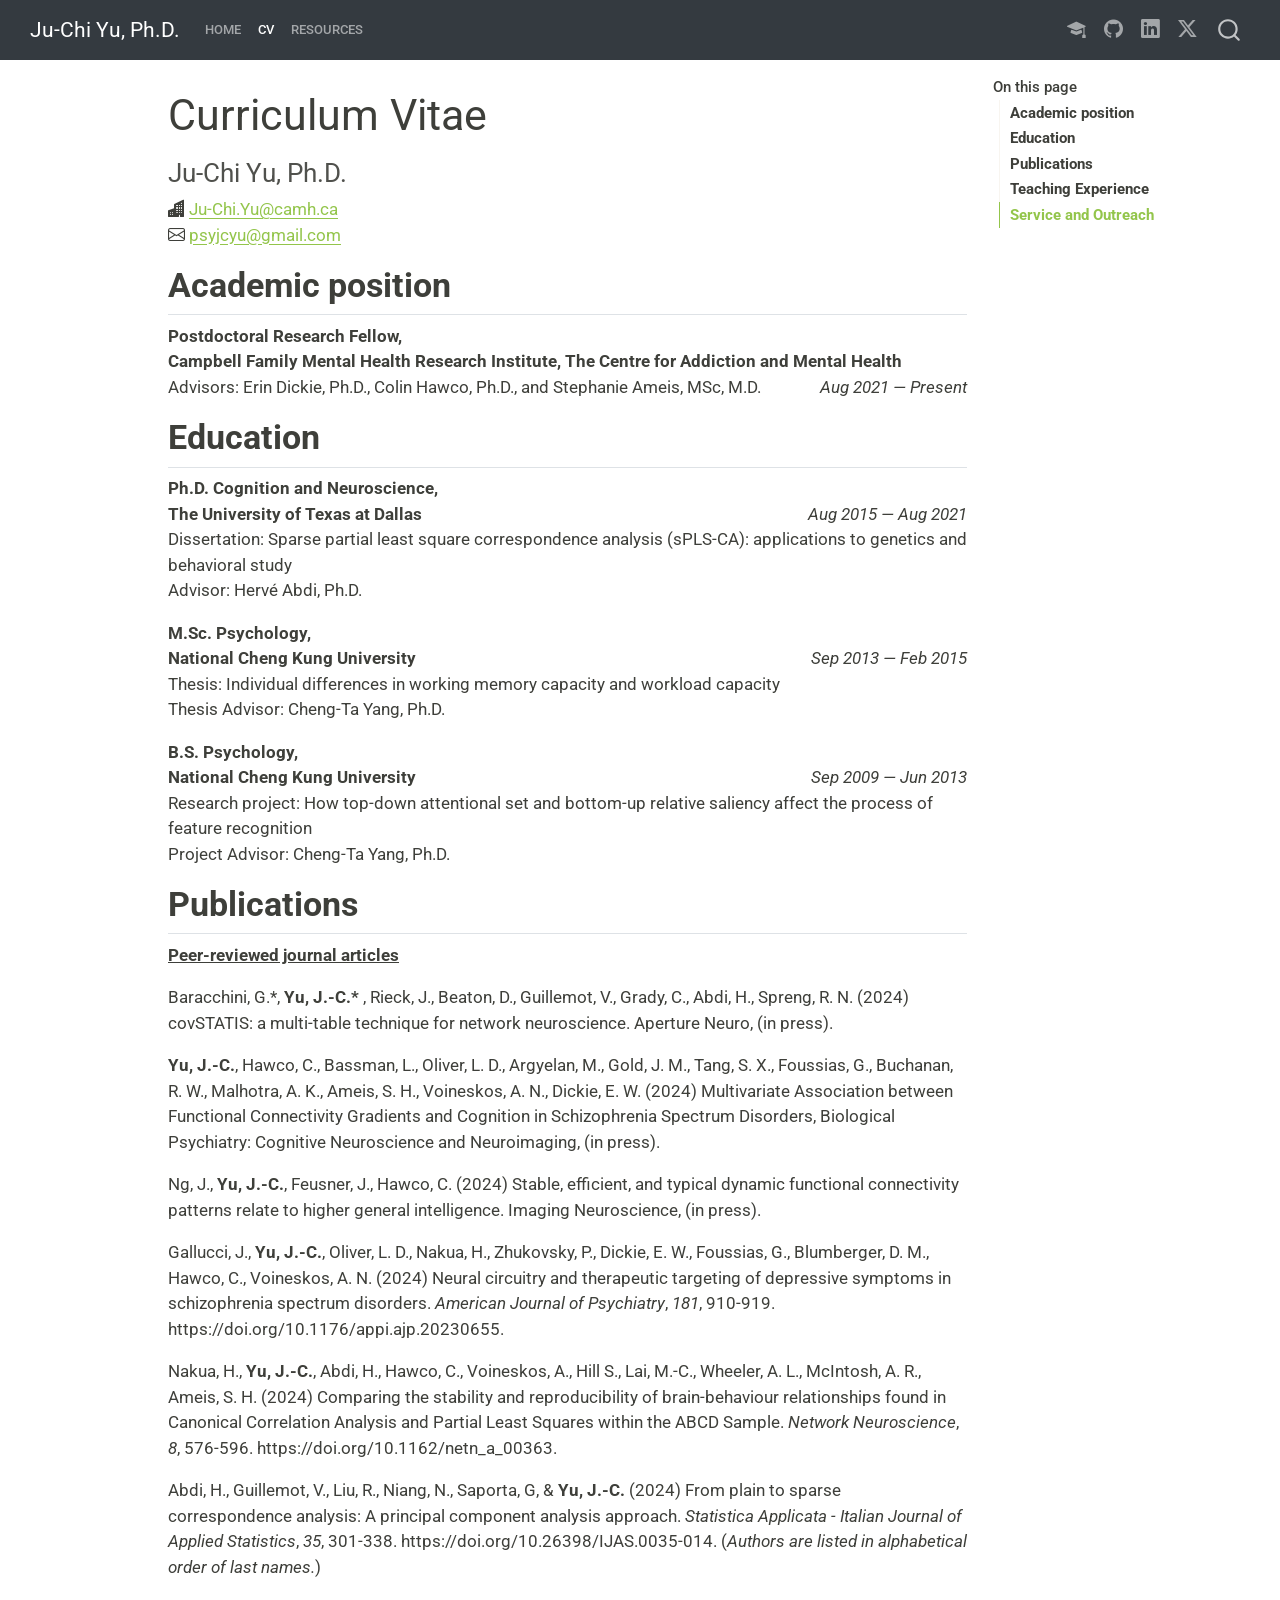
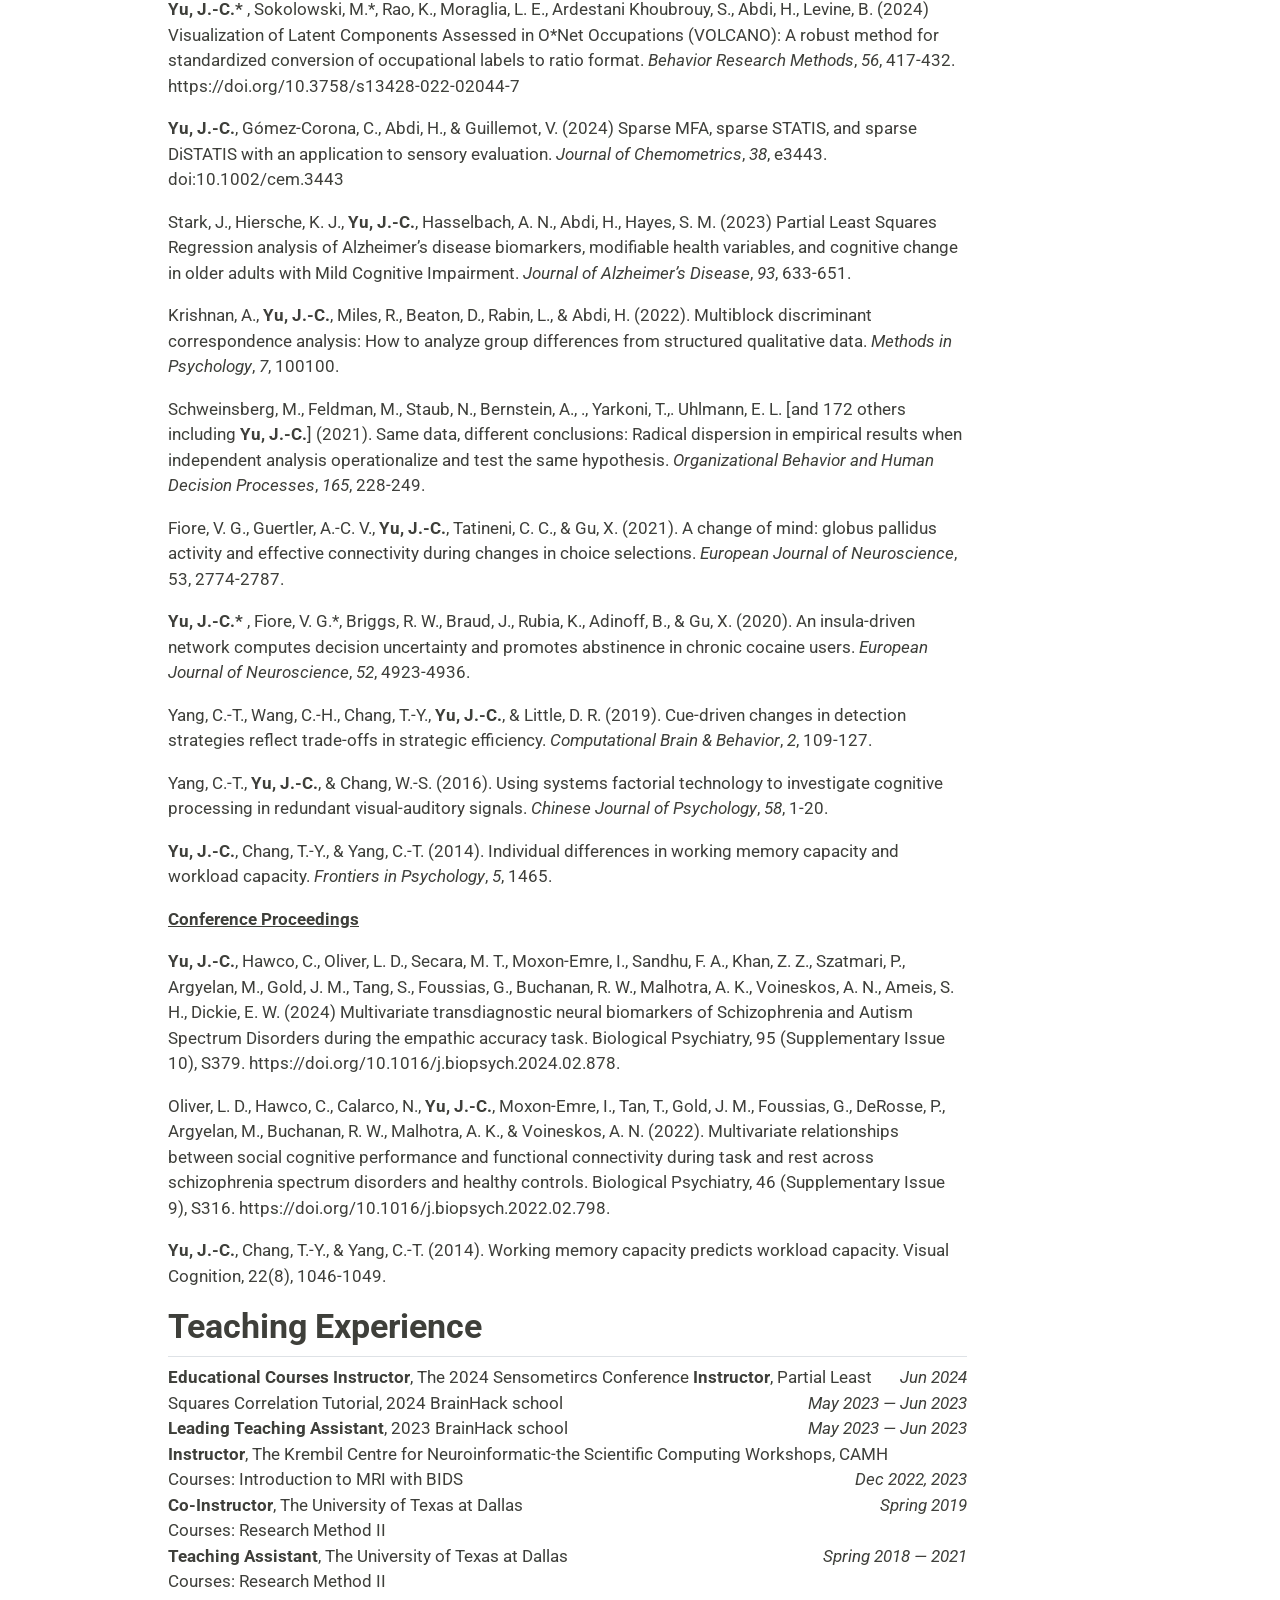
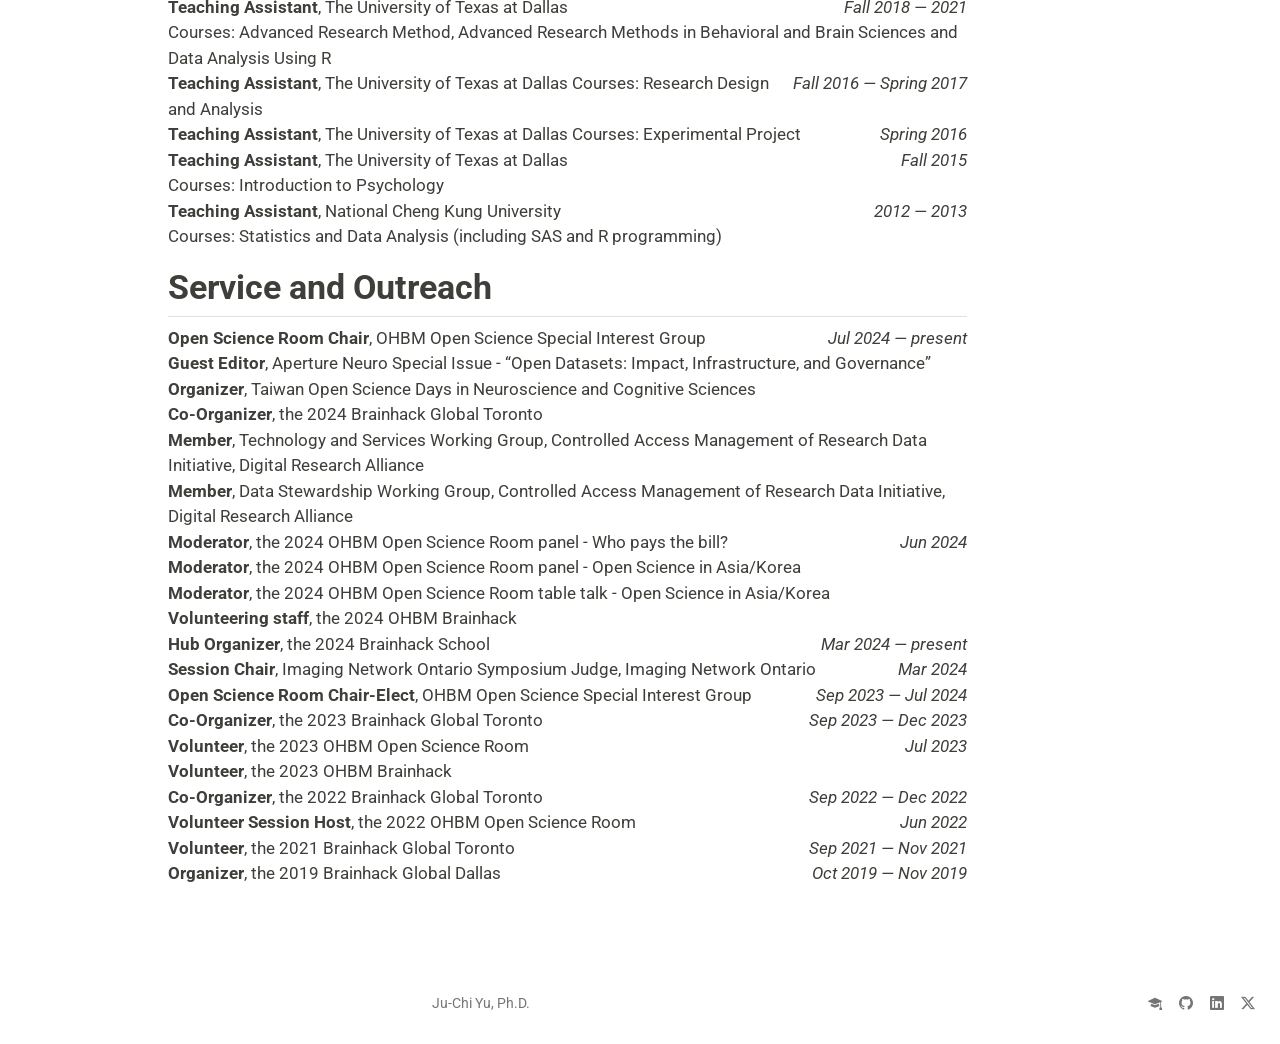
<file: CV.html>
<!DOCTYPE html>
<html xmlns="http://www.w3.org/1999/xhtml" lang="en" xml:lang="en"><head>

<meta charset="utf-8">
<meta name="generator" content="quarto-1.5.57">

<meta name="viewport" content="width=device-width, initial-scale=1.0, user-scalable=yes">


<title>Curriculum Vitae – Ju-Chi Yu, Ph.D.</title>
<style>
code{white-space: pre-wrap;}
span.smallcaps{font-variant: small-caps;}
div.columns{display: flex; gap: min(4vw, 1.5em);}
div.column{flex: auto; overflow-x: auto;}
div.hanging-indent{margin-left: 1.5em; text-indent: -1.5em;}
ul.task-list{list-style: none;}
ul.task-list li input[type="checkbox"] {
  width: 0.8em;
  margin: 0 0.8em 0.2em -1em; /* quarto-specific, see https://github.com/quarto-dev/quarto-cli/issues/4556 */ 
  vertical-align: middle;
}
</style>


<script src="site_libs/quarto-nav/quarto-nav.js"></script>
<script src="site_libs/quarto-nav/headroom.min.js"></script>
<script src="site_libs/clipboard/clipboard.min.js"></script>
<script src="site_libs/quarto-search/autocomplete.umd.js"></script>
<script src="site_libs/quarto-search/fuse.min.js"></script>
<script src="site_libs/quarto-search/quarto-search.js"></script>
<meta name="quarto:offset" content="./">
<script src="site_libs/quarto-html/quarto.js"></script>
<script src="site_libs/quarto-html/popper.min.js"></script>
<script src="site_libs/quarto-html/tippy.umd.min.js"></script>
<script src="site_libs/quarto-html/anchor.min.js"></script>
<link href="site_libs/quarto-html/tippy.css" rel="stylesheet">
<link href="site_libs/quarto-html/quarto-syntax-highlighting.css" rel="stylesheet" id="quarto-text-highlighting-styles">
<script src="site_libs/bootstrap/bootstrap.min.js"></script>
<link href="site_libs/bootstrap/bootstrap-icons.css" rel="stylesheet">
<link href="site_libs/bootstrap/bootstrap.min.css" rel="stylesheet" id="quarto-bootstrap" data-mode="light">
<script id="quarto-search-options" type="application/json">{
  "location": "navbar",
  "copy-button": false,
  "collapse-after": 3,
  "panel-placement": "end",
  "type": "overlay",
  "limit": 50,
  "keyboard-shortcut": [
    "f",
    "/",
    "s"
  ],
  "show-item-context": false,
  "language": {
    "search-no-results-text": "No results",
    "search-matching-documents-text": "matching documents",
    "search-copy-link-title": "Copy link to search",
    "search-hide-matches-text": "Hide additional matches",
    "search-more-match-text": "more match in this document",
    "search-more-matches-text": "more matches in this document",
    "search-clear-button-title": "Clear",
    "search-text-placeholder": "",
    "search-detached-cancel-button-title": "Cancel",
    "search-submit-button-title": "Submit",
    "search-label": "Search"
  }
}</script>
<script async="" src="https://www.googletagmanager.com/gtag/js?id=G-0VWQVF21VS"></script>

<script type="text/javascript">

window.dataLayer = window.dataLayer || [];
function gtag(){dataLayer.push(arguments);}
gtag('js', new Date());
gtag('config', 'G-0VWQVF21VS', { 'anonymize_ip': true});
</script>


<link rel="stylesheet" href="css/bootstrap.min.css">
<link rel="stylesheet" href="css/cv.css">
</head>

<body class="nav-fixed">

<div id="quarto-search-results"></div>
  <header id="quarto-header" class="headroom fixed-top">
    <nav class="navbar navbar-expand-lg " data-bs-theme="dark">
      <div class="navbar-container container-fluid">
      <div class="navbar-brand-container mx-auto">
    <a class="navbar-brand" href="./index.html">
    <span class="navbar-title">Ju-Chi Yu, Ph.D.</span>
    </a>
  </div>
            <div id="quarto-search" class="" title="Search"></div>
          <button class="navbar-toggler" type="button" data-bs-toggle="collapse" data-bs-target="#navbarCollapse" aria-controls="navbarCollapse" role="menu" aria-expanded="false" aria-label="Toggle navigation" onclick="if (window.quartoToggleHeadroom) { window.quartoToggleHeadroom(); }">
  <span class="navbar-toggler-icon"></span>
</button>
          <div class="collapse navbar-collapse" id="navbarCollapse">
            <ul class="navbar-nav navbar-nav-scroll me-auto">
  <li class="nav-item">
    <a class="nav-link" href="./index.html"> 
<span class="menu-text">Home</span></a>
  </li>  
  <li class="nav-item">
    <a class="nav-link active" href="./CV.html" aria-current="page"> 
<span class="menu-text">CV</span></a>
  </li>  
  <li class="nav-item">
    <a class="nav-link" href="./tutorials.html"> 
<span class="menu-text">Resources</span></a>
  </li>  
</ul>
            <ul class="navbar-nav navbar-nav-scroll ms-auto">
  <li class="nav-item compact">
    <a class="nav-link" href="https://scholar.google.com.tw/citations?user=bkfSsy0AAAAJ&amp;hl=en"> <i class="bi bi-mortarboard-fill" role="img">
</i> 
<span class="menu-text"></span></a>
  </li>  
  <li class="nav-item compact">
    <a class="nav-link" href="https://github.com/juchiyu"> <i class="bi bi-github" role="img">
</i> 
<span class="menu-text"></span></a>
  </li>  
  <li class="nav-item compact">
    <a class="nav-link" href="https://www.linkedin.com/in/ju-chi-yu-83270695/"> <i class="bi bi-linkedin" role="img">
</i> 
<span class="menu-text"></span></a>
  </li>  
  <li class="nav-item compact">
    <a class="nav-link" href="https://X.com/juchiyu"> <i class="bi bi-twitter-x" role="img">
</i> 
<span class="menu-text"></span></a>
  </li>  
</ul>
          </div> <!-- /navcollapse -->
            <div class="quarto-navbar-tools">
</div>
      </div> <!-- /container-fluid -->
    </nav>
</header>
<!-- content -->
<div id="quarto-content" class="quarto-container page-columns page-rows-contents page-layout-article page-navbar">
<!-- sidebar -->
<!-- margin-sidebar -->
    <div id="quarto-margin-sidebar" class="sidebar margin-sidebar">
        <nav id="TOC" role="doc-toc" class="toc-active">
    <h2 id="toc-title">On this page</h2>
   
  <ul>
  <li><a href="#academic-position" id="toc-academic-position" class="nav-link active" data-scroll-target="#academic-position"><strong>Academic position</strong></a></li>
  <li><a href="#education" id="toc-education" class="nav-link" data-scroll-target="#education"><strong>Education</strong></a></li>
  <li><a href="#publications" id="toc-publications" class="nav-link" data-scroll-target="#publications"><strong>Publications</strong></a></li>
  <li><a href="#teaching-experience" id="toc-teaching-experience" class="nav-link" data-scroll-target="#teaching-experience"><strong>Teaching Experience</strong></a></li>
  <li><a href="#service-and-outreach" id="toc-service-and-outreach" class="nav-link" data-scroll-target="#service-and-outreach"><strong>Service and Outreach</strong></a></li>
  </ul>
</nav>
    </div>
<!-- main -->
<main class="content" id="quarto-document-content">

<header id="title-block-header" class="quarto-title-block default">
<div class="quarto-title">
<h1 class="title">Curriculum Vitae</h1>
</div>



<div class="quarto-title-meta">

    
  
    
  </div>
  


</header>


<section id="ju-chi-yu-ph.d." class="level4">
<h4 class="anchored" data-anchor-id="ju-chi-yu-ph.d.">Ju-Chi Yu, Ph.D.</h4>
<p><i class="bi bi-buildings-fill"></i> <a href="mailto:Ju-Chi.Yu@camh.ca">Ju-Chi.Yu@camh.ca</a><br> <i class="bi bi-envelope"></i> <a href="mailto:%20Ju-Chi.Yu@gmail.com">psyjcyu@gmail.com</a><br></p>
</section>
<section id="academic-position" class="level2">
<h2 class="anchored" data-anchor-id="academic-position"><strong>Academic position</strong></h2>
<p><strong>Postdoctoral Research Fellow,</strong> <br> <strong>Campbell Family Mental Health Research Institute, The Centre for Addiction and Mental Health</strong> <span class="cvdate"><em>Aug 2021 — Present</em></span><br> Advisors: Erin Dickie, Ph.D., Colin Hawco, Ph.D., and Stephanie Ameis, MSc, M.D.</p>
</section>
<section id="education" class="level2">
<h2 class="anchored" data-anchor-id="education"><strong>Education</strong></h2>
<p><strong>Ph.D.&nbsp;Cognition and Neuroscience,</strong> <br> <strong>The University of Texas at Dallas</strong> <span class="cvdate"><em>Aug 2015 — Aug 2021</em></span><br> Dissertation: Sparse partial least square correspondence analysis (sPLS-CA): applications to genetics and behavioral study<br> Advisor: Hervé Abdi, Ph.D.</p>
<p><strong>M.Sc. Psychology,</strong> <br> <strong>National Cheng Kung University</strong> <span class="cvdate"><em>Sep 2013 — Feb 2015</em></span><br> Thesis: Individual differences in working memory capacity and workload capacity<br> Thesis Advisor: Cheng-Ta Yang, Ph.D.&nbsp;</p>
<p><strong>B.S. Psychology,</strong> <br> <strong>National Cheng Kung University</strong> <span class="cvdate"><em>Sep 2009 — Jun 2013</em></span><br> Research project: How top-down attentional set and bottom-up relative saliency affect the process of feature recognition<br> Project Advisor: Cheng-Ta Yang, Ph.D.</p>
</section>
<section id="publications" class="level2" style="page-break-before: always">
<h2 style="page-break-before: always" class="anchored" data-anchor-id="publications"><strong>Publications</strong></h2>
<p><u><strong>Peer-reviewed journal articles</strong></u> <br></p>
<p>Baracchini, G.*, <strong>Yu, J.-C.* </strong>, Rieck, J., Beaton, D., Guillemot, V., Grady, C., Abdi, H., Spreng, R. N. (2024) covSTATIS: a multi-table technique for network neuroscience. Aperture Neuro, (in press).</p>
<p><strong>Yu, J.-C.</strong>, Hawco, C., Bassman, L., Oliver, L. D., Argyelan, M., Gold, J. M., Tang, S. X., Foussias, G., Buchanan, R. W., Malhotra, A. K., Ameis, S. H., Voineskos, A. N., Dickie, E. W. (2024) Multivariate Association between Functional Connectivity Gradients and Cognition in Schizophrenia Spectrum Disorders, Biological Psychiatry: Cognitive Neuroscience and Neuroimaging, (in press).</p>
<p>Ng, J., <strong>Yu, J.-C.</strong>, Feusner, J., Hawco, C. (2024) Stable, efficient, and typical dynamic functional connectivity patterns relate to higher general intelligence. Imaging Neuroscience, (in press).</p>
<p>Gallucci, J., <strong>Yu, J.-C.</strong>, Oliver, L. D., Nakua, H., Zhukovsky, P., Dickie, E. W., Foussias, G., Blumberger, D. M., Hawco, C., Voineskos, A. N. (2024) Neural circuitry and therapeutic targeting of depressive symptoms in schizophrenia spectrum disorders. <em>American Journal of Psychiatry</em>, <em>181</em>, 910-919. https://doi.org/10.1176/appi.ajp.20230655.</p>
<p>Nakua, H., <strong>Yu, J.-C.</strong>, Abdi, H., Hawco, C., Voineskos, A., Hill S., Lai, M.-C., Wheeler, A. L., McIntosh, A. R., Ameis, S. H. (2024) Comparing the stability and reproducibility of brain-behaviour relationships found in Canonical Correlation Analysis and Partial Least Squares within the ABCD Sample. <em>Network Neuroscience</em>, <em>8</em>, 576-596. https://doi.org/10.1162/netn_a_00363.</p>
<p>Abdi, H., Guillemot, V., Liu, R., Niang, N., Saporta, G, &amp; <strong>Yu, J.-C.</strong> (2024) From plain to sparse correspondence analysis: A principal component analysis approach. <em>Statistica Applicata - Italian Journal of Applied Statistics</em>, <em>35</em>, 301-338. https://doi.org/10.26398/IJAS.0035-014. (<em>Authors are listed in alphabetical order of last names.</em>)</p>
<p><strong>Yu, J.-C.* </strong>, Sokolowski, M.*, Rao, K., Moraglia, L. E., Ardestani Khoubrouy, S., Abdi, H., Levine, B. (2024) Visualization of Latent Components Assessed in O*Net Occupations (VOLCANO): A robust method for standardized conversion of occupational labels to ratio format. <em>Behavior Research Methods</em>, <em>56</em>, 417-432. https://doi.org/10.3758/s13428-022-02044-7</p>
<p><strong>Yu, J.-C.</strong>, Gómez-Corona, C., Abdi, H., &amp; Guillemot, V. (2024) Sparse MFA, sparse STATIS, and sparse DiSTATIS with an application to sensory evaluation. <em>Journal of Chemometrics</em>, <em>38</em>, e3443. doi:10.1002/cem.3443</p>
<p>Stark, J., Hiersche, K. J., <strong>Yu, J.-C.</strong>, Hasselbach, A. N., Abdi, H., Hayes, S. M. (2023) Partial Least Squares Regression analysis of Alzheimer’s disease biomarkers, modifiable health variables, and cognitive change in older adults with Mild Cognitive Impairment. <em>Journal of Alzheimer’s Disease</em>, <em>93</em>, 633-651.</p>
<p>Krishnan, A., <strong>Yu, J.-C.</strong>, Miles, R., Beaton, D., Rabin, L., &amp; Abdi, H. (2022). Multiblock discriminant correspondence analysis: How to analyze group differences from structured qualitative data. <em>Methods in Psychology</em>, <em>7</em>, 100100.</p>
<p>Schweinsberg, M., Feldman, M., Staub, N., Bernstein, A., ., Yarkoni, T.,. Uhlmann, E. L. [and 172 others including <strong>Yu, J.-C.</strong>] (2021). Same data, different conclusions: Radical dispersion in empirical results when independent analysis operationalize and test the same hypothesis. <em>Organizational Behavior and Human Decision Processes</em>, <em>165</em>, 228-249.</p>
<p>Fiore, V. G., Guertler, A.-C. V., <strong>Yu, J.-C.</strong>, Tatineni, C. C., &amp; Gu, X. (2021). A change of mind: globus pallidus activity and effective connectivity during changes in choice selections. <em>European Journal of Neuroscience</em>, 53, 2774-2787.</p>
<p><strong>Yu, J.-C.* </strong>, Fiore, V. G.*, Briggs, R. W., Braud, J., Rubia, K., Adinoff, B., &amp; Gu, X. (2020). An insula-driven network computes decision uncertainty and promotes abstinence in chronic cocaine users. <em>European Journal of Neuroscience</em>, <em>52</em>, 4923-4936.</p>
<p>Yang, C.-T., Wang, C.-H., Chang, T.-Y., <strong>Yu, J.-C.</strong>, &amp; Little, D. R. (2019). Cue-driven changes in detection strategies reflect trade-offs in strategic efficiency. <em>Computational Brain &amp; Behavior</em>, <em>2</em>, 109-127.</p>
<p>Yang, C.-T., <strong>Yu, J.-C.</strong>, &amp; Chang, W.-S. (2016). Using systems factorial technology to investigate cognitive processing in redundant visual-auditory signals. <em>Chinese Journal of Psychology</em>, <em>58</em>, 1-20.</p>
<p><strong>Yu, J.-C.</strong>, Chang, T.-Y., &amp; Yang, C.-T. (2014). Individual differences in working memory capacity and workload capacity. <em>Frontiers in Psychology</em>, <em>5</em>, 1465.</p>
<p><u><strong>Conference Proceedings</strong></u><br></p>
<p><strong>Yu, J.-C.</strong>, Hawco, C., Oliver, L. D., Secara, M. T., Moxon-Emre, I., Sandhu, F. A., Khan, Z. Z., Szatmari, P., Argyelan, M., Gold, J. M., Tang, S., Foussias, G., Buchanan, R. W., Malhotra, A. K., Voineskos, A. N., Ameis, S. H., Dickie, E. W. (2024) Multivariate transdiagnostic neural biomarkers of Schizophrenia and Autism Spectrum Disorders during the empathic accuracy task. Biological Psychiatry, 95 (Supplementary Issue 10), S379. https://doi.org/10.1016/j.biopsych.2024.02.878.</p>
<p>Oliver, L. D., Hawco, C., Calarco, N., <strong>Yu, J.-C.</strong>, Moxon-Emre, I., Tan, T., Gold, J. M., Foussias, G., DeRosse, P., Argyelan, M., Buchanan, R. W., Malhotra, A. K., &amp; Voineskos, A. N. (2022). Multivariate relationships between social cognitive performance and functional connectivity during task and rest across schizophrenia spectrum disorders and healthy controls. Biological Psychiatry, 46 (Supplementary Issue 9), S316. https://doi.org/10.1016/j.biopsych.2022.02.798.</p>
<p><strong>Yu, J.-C.</strong>, Chang, T.-Y., &amp; Yang, C.-T. (2014). Working memory capacity predicts workload capacity. Visual Cognition, 22(8), 1046-1049.</p>
</section>
<section id="teaching-experience" class="level2" style="page-break-before: always">
<h2 style="page-break-before: always" class="anchored" data-anchor-id="teaching-experience"><strong>Teaching Experience</strong></h2>
<p><strong>Educational Courses Instructor</strong>, The 2024 Sensometircs Conference <span class="cvdate"><em>Jun 2024</em></span> <strong>Instructor</strong>, Partial Least Squares Correlation Tutorial, 2024 BrainHack school <span class="cvdate"><em>May 2023 — Jun 2023</em></span><br> <strong>Leading Teaching Assistant</strong>, 2023 BrainHack school <span class="cvdate"><em>May 2023 — Jun 2023</em></span><br> <strong>Instructor</strong>, The Krembil Centre for Neuroinformatic-the Scientific Computing Workshops, CAMH <span class="cvdate"><em>Dec 2022, 2023</em></span><br>
Courses: Introduction to MRI with BIDS<br> <strong>Co-Instructor</strong>, The University of Texas at Dallas <span class="cvdate"><em>Spring 2019</em></span><br>
Courses: Research Method II<br> <strong>Teaching Assistant</strong>, The University of Texas at Dallas <span class="cvdate"><em>Spring 2018 — 2021</em></span><br>
Courses: Research Method II<br> <strong>Teaching Assistant</strong>, The University of Texas at Dallas <span class="cvdate"><em>Fall 2018 — 2021</em></span><br>
Courses: Advanced Research Method, Advanced Research Methods in Behavioral and Brain Sciences and Data Analysis Using R<br> <strong>Teaching Assistant</strong>, The University of Texas at Dallas <span class="cvdate"><em>Fall 2016 — Spring 2017</em></span> Courses: Research Design and Analysis<br> <strong>Teaching Assistant</strong>, The University of Texas at Dallas <span class="cvdate"><em>Spring 2016</em></span> Courses: Experimental Project<br> <strong>Teaching Assistant</strong>, The University of Texas at Dallas <span class="cvdate"><em>Fall 2015</em></span><br>
Courses: Introduction to Psychology<br> <strong>Teaching Assistant</strong>, National Cheng Kung University <span class="cvdate"><em>2012 — 2013</em></span><br>
Courses: Statistics and Data Analysis (including SAS and R programming)</p>
</section>
<section id="service-and-outreach" class="level2">
<h2 class="anchored" data-anchor-id="service-and-outreach"><strong>Service and Outreach</strong></h2>
<p><strong>Open Science Room Chair</strong>, OHBM Open Science Special Interest Group <span class="cvdate"><em>Jul 2024 — present</em></span><br> <strong>Guest Editor</strong>, Aperture Neuro Special Issue - “Open Datasets: Impact, Infrastructure, and Governance”<br> <strong>Organizer</strong>, Taiwan Open Science Days in Neuroscience and Cognitive Sciences<br> <strong>Co-Organizer</strong>, the 2024 Brainhack Global Toronto<br> <strong>Member</strong>, Technology and Services Working Group, Controlled Access Management of Research Data Initiative, Digital Research Alliance<br> <strong>Member</strong>, Data Stewardship Working Group, Controlled Access Management of Research Data Initiative, Digital Research Alliance<br> <strong>Moderator</strong>, the 2024 OHBM Open Science Room panel - Who pays the bill? <span class="cvdate"><em>Jun 2024</em></span><br> <strong>Moderator</strong>, the 2024 OHBM Open Science Room panel - Open Science in Asia/Korea<br> <strong>Moderator</strong>, the 2024 OHBM Open Science Room table talk - Open Science in Asia/Korea<br> <strong>Volunteering staff</strong>, the 2024 OHBM Brainhack<br> <strong>Hub Organizer</strong>, the 2024 Brainhack School <span class="cvdate"><em>Mar 2024 — present</em></span><br> <strong>Session Chair</strong>, Imaging Network Ontario Symposium Judge, Imaging Network Ontario <span class="cvdate"><em>Mar 2024</em></span><br> <strong>Open Science Room Chair-Elect</strong>, OHBM Open Science Special Interest Group <span class="cvdate"><em>Sep 2023 — Jul 2024</em></span><br> <strong>Co-Organizer</strong>, the 2023 Brainhack Global Toronto <span class="cvdate"><em>Sep 2023 — Dec 2023</em></span><br> <strong>Volunteer</strong>, the 2023 OHBM Open Science Room <span class="cvdate"><em>Jul 2023</em></span><br>
<strong>Volunteer</strong>, the 2023 OHBM Brainhack <br> <strong>Co-Organizer</strong>, the 2022 Brainhack Global Toronto<span class="cvdate"><em>Sep 2022 — Dec 2022</em></span><br> <strong>Volunteer Session Host</strong>, the 2022 OHBM Open Science Room <span class="cvdate"><em>Jun 2022</em></span><br> <strong>Volunteer</strong>, the 2021 Brainhack Global Toronto<span class="cvdate"><em>Sep 2021 — Nov 2021</em></span><br> <strong>Organizer</strong>, the 2019 Brainhack Global Dallas<span class="cvdate"><em>Oct 2019 — Nov 2019</em></span><br></p>


</section>

</main> <!-- /main -->
<script id="quarto-html-after-body" type="application/javascript">
window.document.addEventListener("DOMContentLoaded", function (event) {
  const toggleBodyColorMode = (bsSheetEl) => {
    const mode = bsSheetEl.getAttribute("data-mode");
    const bodyEl = window.document.querySelector("body");
    if (mode === "dark") {
      bodyEl.classList.add("quarto-dark");
      bodyEl.classList.remove("quarto-light");
    } else {
      bodyEl.classList.add("quarto-light");
      bodyEl.classList.remove("quarto-dark");
    }
  }
  const toggleBodyColorPrimary = () => {
    const bsSheetEl = window.document.querySelector("link#quarto-bootstrap");
    if (bsSheetEl) {
      toggleBodyColorMode(bsSheetEl);
    }
  }
  toggleBodyColorPrimary();  
  const icon = "";
  const anchorJS = new window.AnchorJS();
  anchorJS.options = {
    placement: 'right',
    icon: icon
  };
  anchorJS.add('.anchored');
  const isCodeAnnotation = (el) => {
    for (const clz of el.classList) {
      if (clz.startsWith('code-annotation-')) {                     
        return true;
      }
    }
    return false;
  }
  const onCopySuccess = function(e) {
    // button target
    const button = e.trigger;
    // don't keep focus
    button.blur();
    // flash "checked"
    button.classList.add('code-copy-button-checked');
    var currentTitle = button.getAttribute("title");
    button.setAttribute("title", "Copied!");
    let tooltip;
    if (window.bootstrap) {
      button.setAttribute("data-bs-toggle", "tooltip");
      button.setAttribute("data-bs-placement", "left");
      button.setAttribute("data-bs-title", "Copied!");
      tooltip = new bootstrap.Tooltip(button, 
        { trigger: "manual", 
          customClass: "code-copy-button-tooltip",
          offset: [0, -8]});
      tooltip.show();    
    }
    setTimeout(function() {
      if (tooltip) {
        tooltip.hide();
        button.removeAttribute("data-bs-title");
        button.removeAttribute("data-bs-toggle");
        button.removeAttribute("data-bs-placement");
      }
      button.setAttribute("title", currentTitle);
      button.classList.remove('code-copy-button-checked');
    }, 1000);
    // clear code selection
    e.clearSelection();
  }
  const getTextToCopy = function(trigger) {
      const codeEl = trigger.previousElementSibling.cloneNode(true);
      for (const childEl of codeEl.children) {
        if (isCodeAnnotation(childEl)) {
          childEl.remove();
        }
      }
      return codeEl.innerText;
  }
  const clipboard = new window.ClipboardJS('.code-copy-button:not([data-in-quarto-modal])', {
    text: getTextToCopy
  });
  clipboard.on('success', onCopySuccess);
  if (window.document.getElementById('quarto-embedded-source-code-modal')) {
    // For code content inside modals, clipBoardJS needs to be initialized with a container option
    // TODO: Check when it could be a function (https://github.com/zenorocha/clipboard.js/issues/860)
    const clipboardModal = new window.ClipboardJS('.code-copy-button[data-in-quarto-modal]', {
      text: getTextToCopy,
      container: window.document.getElementById('quarto-embedded-source-code-modal')
    });
    clipboardModal.on('success', onCopySuccess);
  }
    var localhostRegex = new RegExp(/^(?:http|https):\/\/localhost\:?[0-9]*\//);
    var mailtoRegex = new RegExp(/^mailto:/);
      var filterRegex = new RegExp("https:\/\/www\.juchiyu\.com");
    var isInternal = (href) => {
        return filterRegex.test(href) || localhostRegex.test(href) || mailtoRegex.test(href);
    }
    // Inspect non-navigation links and adorn them if external
 	var links = window.document.querySelectorAll('a[href]:not(.nav-link):not(.navbar-brand):not(.toc-action):not(.sidebar-link):not(.sidebar-item-toggle):not(.pagination-link):not(.no-external):not([aria-hidden]):not(.dropdown-item):not(.quarto-navigation-tool):not(.about-link)');
    for (var i=0; i<links.length; i++) {
      const link = links[i];
      if (!isInternal(link.href)) {
        // undo the damage that might have been done by quarto-nav.js in the case of
        // links that we want to consider external
        if (link.dataset.originalHref !== undefined) {
          link.href = link.dataset.originalHref;
        }
      }
    }
  function tippyHover(el, contentFn, onTriggerFn, onUntriggerFn) {
    const config = {
      allowHTML: true,
      maxWidth: 500,
      delay: 100,
      arrow: false,
      appendTo: function(el) {
          return el.parentElement;
      },
      interactive: true,
      interactiveBorder: 10,
      theme: 'quarto',
      placement: 'bottom-start',
    };
    if (contentFn) {
      config.content = contentFn;
    }
    if (onTriggerFn) {
      config.onTrigger = onTriggerFn;
    }
    if (onUntriggerFn) {
      config.onUntrigger = onUntriggerFn;
    }
    window.tippy(el, config); 
  }
  const noterefs = window.document.querySelectorAll('a[role="doc-noteref"]');
  for (var i=0; i<noterefs.length; i++) {
    const ref = noterefs[i];
    tippyHover(ref, function() {
      // use id or data attribute instead here
      let href = ref.getAttribute('data-footnote-href') || ref.getAttribute('href');
      try { href = new URL(href).hash; } catch {}
      const id = href.replace(/^#\/?/, "");
      const note = window.document.getElementById(id);
      if (note) {
        return note.innerHTML;
      } else {
        return "";
      }
    });
  }
  const xrefs = window.document.querySelectorAll('a.quarto-xref');
  const processXRef = (id, note) => {
    // Strip column container classes
    const stripColumnClz = (el) => {
      el.classList.remove("page-full", "page-columns");
      if (el.children) {
        for (const child of el.children) {
          stripColumnClz(child);
        }
      }
    }
    stripColumnClz(note)
    if (id === null || id.startsWith('sec-')) {
      // Special case sections, only their first couple elements
      const container = document.createElement("div");
      if (note.children && note.children.length > 2) {
        container.appendChild(note.children[0].cloneNode(true));
        for (let i = 1; i < note.children.length; i++) {
          const child = note.children[i];
          if (child.tagName === "P" && child.innerText === "") {
            continue;
          } else {
            container.appendChild(child.cloneNode(true));
            break;
          }
        }
        if (window.Quarto?.typesetMath) {
          window.Quarto.typesetMath(container);
        }
        return container.innerHTML
      } else {
        if (window.Quarto?.typesetMath) {
          window.Quarto.typesetMath(note);
        }
        return note.innerHTML;
      }
    } else {
      // Remove any anchor links if they are present
      const anchorLink = note.querySelector('a.anchorjs-link');
      if (anchorLink) {
        anchorLink.remove();
      }
      if (window.Quarto?.typesetMath) {
        window.Quarto.typesetMath(note);
      }
      // TODO in 1.5, we should make sure this works without a callout special case
      if (note.classList.contains("callout")) {
        return note.outerHTML;
      } else {
        return note.innerHTML;
      }
    }
  }
  for (var i=0; i<xrefs.length; i++) {
    const xref = xrefs[i];
    tippyHover(xref, undefined, function(instance) {
      instance.disable();
      let url = xref.getAttribute('href');
      let hash = undefined; 
      if (url.startsWith('#')) {
        hash = url;
      } else {
        try { hash = new URL(url).hash; } catch {}
      }
      if (hash) {
        const id = hash.replace(/^#\/?/, "");
        const note = window.document.getElementById(id);
        if (note !== null) {
          try {
            const html = processXRef(id, note.cloneNode(true));
            instance.setContent(html);
          } finally {
            instance.enable();
            instance.show();
          }
        } else {
          // See if we can fetch this
          fetch(url.split('#')[0])
          .then(res => res.text())
          .then(html => {
            const parser = new DOMParser();
            const htmlDoc = parser.parseFromString(html, "text/html");
            const note = htmlDoc.getElementById(id);
            if (note !== null) {
              const html = processXRef(id, note);
              instance.setContent(html);
            } 
          }).finally(() => {
            instance.enable();
            instance.show();
          });
        }
      } else {
        // See if we can fetch a full url (with no hash to target)
        // This is a special case and we should probably do some content thinning / targeting
        fetch(url)
        .then(res => res.text())
        .then(html => {
          const parser = new DOMParser();
          const htmlDoc = parser.parseFromString(html, "text/html");
          const note = htmlDoc.querySelector('main.content');
          if (note !== null) {
            // This should only happen for chapter cross references
            // (since there is no id in the URL)
            // remove the first header
            if (note.children.length > 0 && note.children[0].tagName === "HEADER") {
              note.children[0].remove();
            }
            const html = processXRef(null, note);
            instance.setContent(html);
          } 
        }).finally(() => {
          instance.enable();
          instance.show();
        });
      }
    }, function(instance) {
    });
  }
      let selectedAnnoteEl;
      const selectorForAnnotation = ( cell, annotation) => {
        let cellAttr = 'data-code-cell="' + cell + '"';
        let lineAttr = 'data-code-annotation="' +  annotation + '"';
        const selector = 'span[' + cellAttr + '][' + lineAttr + ']';
        return selector;
      }
      const selectCodeLines = (annoteEl) => {
        const doc = window.document;
        const targetCell = annoteEl.getAttribute("data-target-cell");
        const targetAnnotation = annoteEl.getAttribute("data-target-annotation");
        const annoteSpan = window.document.querySelector(selectorForAnnotation(targetCell, targetAnnotation));
        const lines = annoteSpan.getAttribute("data-code-lines").split(",");
        const lineIds = lines.map((line) => {
          return targetCell + "-" + line;
        })
        let top = null;
        let height = null;
        let parent = null;
        if (lineIds.length > 0) {
            //compute the position of the single el (top and bottom and make a div)
            const el = window.document.getElementById(lineIds[0]);
            top = el.offsetTop;
            height = el.offsetHeight;
            parent = el.parentElement.parentElement;
          if (lineIds.length > 1) {
            const lastEl = window.document.getElementById(lineIds[lineIds.length - 1]);
            const bottom = lastEl.offsetTop + lastEl.offsetHeight;
            height = bottom - top;
          }
          if (top !== null && height !== null && parent !== null) {
            // cook up a div (if necessary) and position it 
            let div = window.document.getElementById("code-annotation-line-highlight");
            if (div === null) {
              div = window.document.createElement("div");
              div.setAttribute("id", "code-annotation-line-highlight");
              div.style.position = 'absolute';
              parent.appendChild(div);
            }
            div.style.top = top - 2 + "px";
            div.style.height = height + 4 + "px";
            div.style.left = 0;
            let gutterDiv = window.document.getElementById("code-annotation-line-highlight-gutter");
            if (gutterDiv === null) {
              gutterDiv = window.document.createElement("div");
              gutterDiv.setAttribute("id", "code-annotation-line-highlight-gutter");
              gutterDiv.style.position = 'absolute';
              const codeCell = window.document.getElementById(targetCell);
              const gutter = codeCell.querySelector('.code-annotation-gutter');
              gutter.appendChild(gutterDiv);
            }
            gutterDiv.style.top = top - 2 + "px";
            gutterDiv.style.height = height + 4 + "px";
          }
          selectedAnnoteEl = annoteEl;
        }
      };
      const unselectCodeLines = () => {
        const elementsIds = ["code-annotation-line-highlight", "code-annotation-line-highlight-gutter"];
        elementsIds.forEach((elId) => {
          const div = window.document.getElementById(elId);
          if (div) {
            div.remove();
          }
        });
        selectedAnnoteEl = undefined;
      };
        // Handle positioning of the toggle
    window.addEventListener(
      "resize",
      throttle(() => {
        elRect = undefined;
        if (selectedAnnoteEl) {
          selectCodeLines(selectedAnnoteEl);
        }
      }, 10)
    );
    function throttle(fn, ms) {
    let throttle = false;
    let timer;
      return (...args) => {
        if(!throttle) { // first call gets through
            fn.apply(this, args);
            throttle = true;
        } else { // all the others get throttled
            if(timer) clearTimeout(timer); // cancel #2
            timer = setTimeout(() => {
              fn.apply(this, args);
              timer = throttle = false;
            }, ms);
        }
      };
    }
      // Attach click handler to the DT
      const annoteDls = window.document.querySelectorAll('dt[data-target-cell]');
      for (const annoteDlNode of annoteDls) {
        annoteDlNode.addEventListener('click', (event) => {
          const clickedEl = event.target;
          if (clickedEl !== selectedAnnoteEl) {
            unselectCodeLines();
            const activeEl = window.document.querySelector('dt[data-target-cell].code-annotation-active');
            if (activeEl) {
              activeEl.classList.remove('code-annotation-active');
            }
            selectCodeLines(clickedEl);
            clickedEl.classList.add('code-annotation-active');
          } else {
            // Unselect the line
            unselectCodeLines();
            clickedEl.classList.remove('code-annotation-active');
          }
        });
      }
  const findCites = (el) => {
    const parentEl = el.parentElement;
    if (parentEl) {
      const cites = parentEl.dataset.cites;
      if (cites) {
        return {
          el,
          cites: cites.split(' ')
        };
      } else {
        return findCites(el.parentElement)
      }
    } else {
      return undefined;
    }
  };
  var bibliorefs = window.document.querySelectorAll('a[role="doc-biblioref"]');
  for (var i=0; i<bibliorefs.length; i++) {
    const ref = bibliorefs[i];
    const citeInfo = findCites(ref);
    if (citeInfo) {
      tippyHover(citeInfo.el, function() {
        var popup = window.document.createElement('div');
        citeInfo.cites.forEach(function(cite) {
          var citeDiv = window.document.createElement('div');
          citeDiv.classList.add('hanging-indent');
          citeDiv.classList.add('csl-entry');
          var biblioDiv = window.document.getElementById('ref-' + cite);
          if (biblioDiv) {
            citeDiv.innerHTML = biblioDiv.innerHTML;
          }
          popup.appendChild(citeDiv);
        });
        return popup.innerHTML;
      });
    }
  }
});
</script>
</div> <!-- /content -->
<footer class="footer">
  <div class="nav-footer">
    <div class="nav-footer-left">
      &nbsp;
    </div>   
    <div class="nav-footer-center">
<p>Ju-Chi Yu, Ph.D.</p>
</div>
    <div class="nav-footer-right">
      <ul class="footer-items list-unstyled">
    <li class="nav-item compact">
    <a class="nav-link" href="https://scholar.google.com.tw/citations?user=bkfSsy0AAAAJ&amp;hl=en">
      <i class="bi bi-mortarboard-fill" role="img">
</i> 
    </a>
  </li>  
    <li class="nav-item compact">
    <a class="nav-link" href="https://github.com/juchiyu">
      <i class="bi bi-github" role="img">
</i> 
    </a>
  </li>  
    <li class="nav-item compact">
    <a class="nav-link" href="https://www.linkedin.com/in/ju-chi-yu-83270695/">
      <i class="bi bi-linkedin" role="img">
</i> 
    </a>
  </li>  
    <li class="nav-item compact">
    <a class="nav-link" href="https://X.com/juchiyu">
      <i class="bi bi-twitter-x" role="img">
</i> 
    </a>
  </li>  
</ul>
    </div>
  </div>
</footer>




</body></html>
</file>
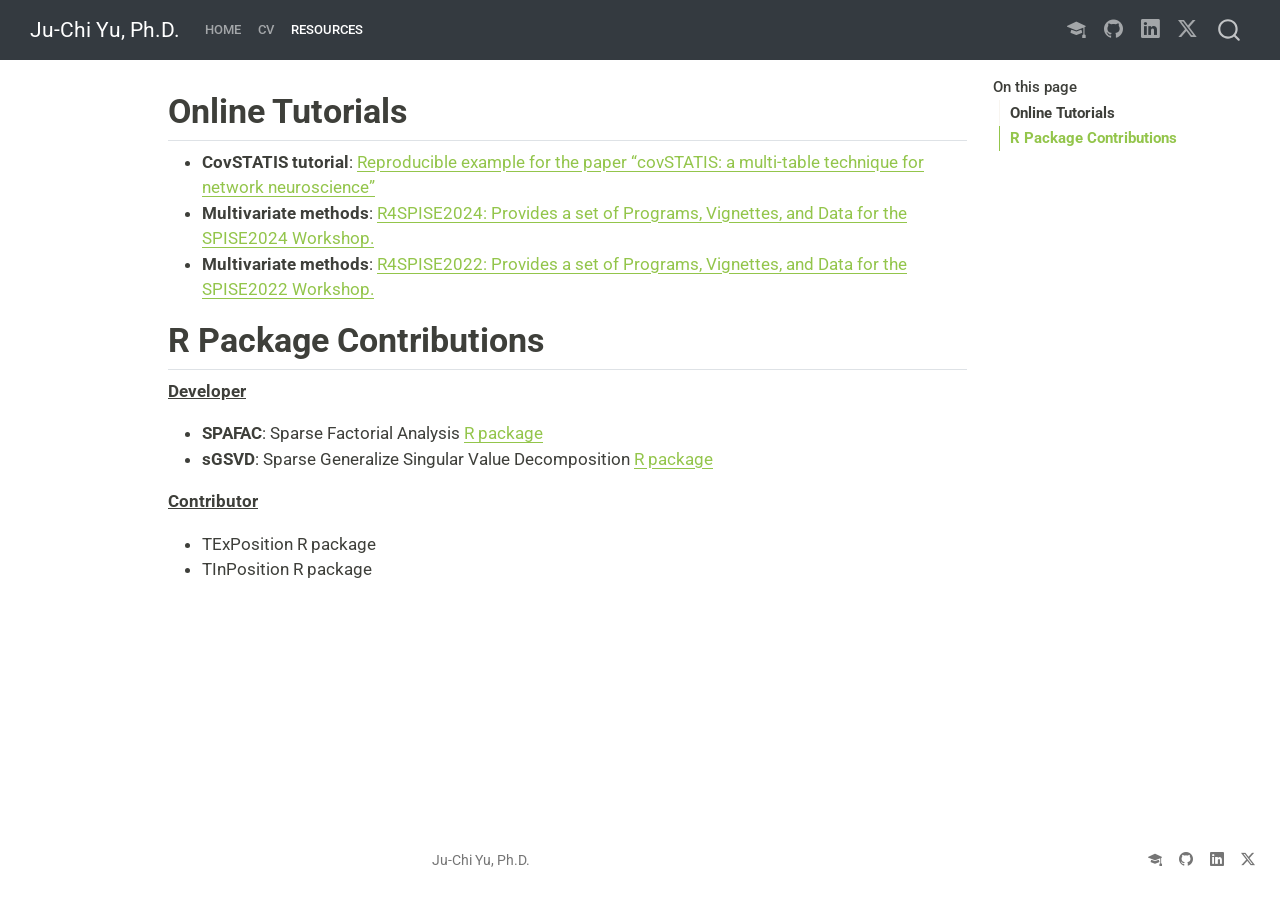
<file: tutorials.html>
<!DOCTYPE html>
<html xmlns="http://www.w3.org/1999/xhtml" lang="en" xml:lang="en"><head>

<meta charset="utf-8">
<meta name="generator" content="quarto-1.5.57">

<meta name="viewport" content="width=device-width, initial-scale=1.0, user-scalable=yes">


<title>tutorials – Ju-Chi Yu, Ph.D.</title>
<style>
code{white-space: pre-wrap;}
span.smallcaps{font-variant: small-caps;}
div.columns{display: flex; gap: min(4vw, 1.5em);}
div.column{flex: auto; overflow-x: auto;}
div.hanging-indent{margin-left: 1.5em; text-indent: -1.5em;}
ul.task-list{list-style: none;}
ul.task-list li input[type="checkbox"] {
  width: 0.8em;
  margin: 0 0.8em 0.2em -1em; /* quarto-specific, see https://github.com/quarto-dev/quarto-cli/issues/4556 */ 
  vertical-align: middle;
}
</style>


<script src="site_libs/quarto-nav/quarto-nav.js"></script>
<script src="site_libs/quarto-nav/headroom.min.js"></script>
<script src="site_libs/clipboard/clipboard.min.js"></script>
<script src="site_libs/quarto-search/autocomplete.umd.js"></script>
<script src="site_libs/quarto-search/fuse.min.js"></script>
<script src="site_libs/quarto-search/quarto-search.js"></script>
<meta name="quarto:offset" content="./">
<script src="site_libs/quarto-html/quarto.js"></script>
<script src="site_libs/quarto-html/popper.min.js"></script>
<script src="site_libs/quarto-html/tippy.umd.min.js"></script>
<script src="site_libs/quarto-html/anchor.min.js"></script>
<link href="site_libs/quarto-html/tippy.css" rel="stylesheet">
<link href="site_libs/quarto-html/quarto-syntax-highlighting.css" rel="stylesheet" id="quarto-text-highlighting-styles">
<script src="site_libs/bootstrap/bootstrap.min.js"></script>
<link href="site_libs/bootstrap/bootstrap-icons.css" rel="stylesheet">
<link href="site_libs/bootstrap/bootstrap.min.css" rel="stylesheet" id="quarto-bootstrap" data-mode="light">
<script id="quarto-search-options" type="application/json">{
  "location": "navbar",
  "copy-button": false,
  "collapse-after": 3,
  "panel-placement": "end",
  "type": "overlay",
  "limit": 50,
  "keyboard-shortcut": [
    "f",
    "/",
    "s"
  ],
  "show-item-context": false,
  "language": {
    "search-no-results-text": "No results",
    "search-matching-documents-text": "matching documents",
    "search-copy-link-title": "Copy link to search",
    "search-hide-matches-text": "Hide additional matches",
    "search-more-match-text": "more match in this document",
    "search-more-matches-text": "more matches in this document",
    "search-clear-button-title": "Clear",
    "search-text-placeholder": "",
    "search-detached-cancel-button-title": "Cancel",
    "search-submit-button-title": "Submit",
    "search-label": "Search"
  }
}</script>
<script async="" src="https://www.googletagmanager.com/gtag/js?id=G-0VWQVF21VS"></script>

<script type="text/javascript">

window.dataLayer = window.dataLayer || [];
function gtag(){dataLayer.push(arguments);}
gtag('js', new Date());
gtag('config', 'G-0VWQVF21VS', { 'anonymize_ip': true});
</script>


<link rel="stylesheet" href="css/bootstrap.min.css">
</head>

<body class="nav-fixed">

<div id="quarto-search-results"></div>
  <header id="quarto-header" class="headroom fixed-top">
    <nav class="navbar navbar-expand-lg " data-bs-theme="dark">
      <div class="navbar-container container-fluid">
      <div class="navbar-brand-container mx-auto">
    <a class="navbar-brand" href="./index.html">
    <span class="navbar-title">Ju-Chi Yu, Ph.D.</span>
    </a>
  </div>
            <div id="quarto-search" class="" title="Search"></div>
          <button class="navbar-toggler" type="button" data-bs-toggle="collapse" data-bs-target="#navbarCollapse" aria-controls="navbarCollapse" role="menu" aria-expanded="false" aria-label="Toggle navigation" onclick="if (window.quartoToggleHeadroom) { window.quartoToggleHeadroom(); }">
  <span class="navbar-toggler-icon"></span>
</button>
          <div class="collapse navbar-collapse" id="navbarCollapse">
            <ul class="navbar-nav navbar-nav-scroll me-auto">
  <li class="nav-item">
    <a class="nav-link" href="./index.html"> 
<span class="menu-text">Home</span></a>
  </li>  
  <li class="nav-item">
    <a class="nav-link" href="./CV.html"> 
<span class="menu-text">CV</span></a>
  </li>  
  <li class="nav-item">
    <a class="nav-link active" href="./tutorials.html" aria-current="page"> 
<span class="menu-text">Resources</span></a>
  </li>  
</ul>
            <ul class="navbar-nav navbar-nav-scroll ms-auto">
  <li class="nav-item compact">
    <a class="nav-link" href="https://scholar.google.com.tw/citations?user=bkfSsy0AAAAJ&amp;hl=en"> <i class="bi bi-mortarboard-fill" role="img">
</i> 
<span class="menu-text"></span></a>
  </li>  
  <li class="nav-item compact">
    <a class="nav-link" href="https://github.com/juchiyu"> <i class="bi bi-github" role="img">
</i> 
<span class="menu-text"></span></a>
  </li>  
  <li class="nav-item compact">
    <a class="nav-link" href="https://www.linkedin.com/in/ju-chi-yu-83270695/"> <i class="bi bi-linkedin" role="img">
</i> 
<span class="menu-text"></span></a>
  </li>  
  <li class="nav-item compact">
    <a class="nav-link" href="https://X.com/juchiyu"> <i class="bi bi-twitter-x" role="img">
</i> 
<span class="menu-text"></span></a>
  </li>  
</ul>
          </div> <!-- /navcollapse -->
            <div class="quarto-navbar-tools">
</div>
      </div> <!-- /container-fluid -->
    </nav>
</header>
<!-- content -->
<div id="quarto-content" class="quarto-container page-columns page-rows-contents page-layout-article page-navbar">
<!-- sidebar -->
<!-- margin-sidebar -->
    <div id="quarto-margin-sidebar" class="sidebar margin-sidebar">
        <nav id="TOC" role="doc-toc" class="toc-active">
    <h2 id="toc-title">On this page</h2>
   
  <ul>
  <li><a href="#online-tutorials" id="toc-online-tutorials" class="nav-link active" data-scroll-target="#online-tutorials"><strong>Online Tutorials</strong></a></li>
  <li><a href="#r-package-contributions" id="toc-r-package-contributions" class="nav-link" data-scroll-target="#r-package-contributions"><strong>R Package Contributions</strong></a></li>
  </ul>
</nav>
    </div>
<!-- main -->
<main class="content" id="quarto-document-content">




<section id="online-tutorials" class="level2">
<h2 class="anchored" data-anchor-id="online-tutorials"><strong>Online Tutorials</strong></h2>
<ul>
<li><strong>CovSTATIS tutorial</strong>: <a href="https://giuliabaracc.github.io/covSTATIS_netneuro/">Reproducible example for the paper “covSTATIS: a multi-table technique for network neuroscience”</a></li>
<li><strong>Multivariate methods</strong>: <a href="https://vguillemot.github.io/R4SPISE2024/">R4SPISE2024: Provides a set of Programs, Vignettes, and Data for the SPISE2024 Workshop.</a></li>
<li><strong>Multivariate methods</strong>: <a href="https://herveabdi.github.io/R4SPISE2022/">R4SPISE2022: Provides a set of Programs, Vignettes, and Data for the SPISE2022 Workshop.</a></li>
</ul>
</section>
<section id="r-package-contributions" class="level2">
<h2 class="anchored" data-anchor-id="r-package-contributions"><strong>R Package Contributions</strong></h2>
<p><u><strong>Developer</strong></u></p>
<ul>
<li><strong>SPAFAC</strong>: Sparse Factorial Analysis <a href="https://github.com/juchiyu/SPAFAC">R package</a></li>
<li><strong>sGSVD</strong>: Sparse Generalize Singular Value Decomposition <a href="https://github.com/vguillemot/sGSVD">R package</a></li>
</ul>
<p><u><strong>Contributor</strong></u></p>
<ul>
<li>TExPosition R package</li>
<li>TInPosition R package</li>
</ul>


</section>

</main> <!-- /main -->
<script id="quarto-html-after-body" type="application/javascript">
window.document.addEventListener("DOMContentLoaded", function (event) {
  const toggleBodyColorMode = (bsSheetEl) => {
    const mode = bsSheetEl.getAttribute("data-mode");
    const bodyEl = window.document.querySelector("body");
    if (mode === "dark") {
      bodyEl.classList.add("quarto-dark");
      bodyEl.classList.remove("quarto-light");
    } else {
      bodyEl.classList.add("quarto-light");
      bodyEl.classList.remove("quarto-dark");
    }
  }
  const toggleBodyColorPrimary = () => {
    const bsSheetEl = window.document.querySelector("link#quarto-bootstrap");
    if (bsSheetEl) {
      toggleBodyColorMode(bsSheetEl);
    }
  }
  toggleBodyColorPrimary();  
  const icon = "";
  const anchorJS = new window.AnchorJS();
  anchorJS.options = {
    placement: 'right',
    icon: icon
  };
  anchorJS.add('.anchored');
  const isCodeAnnotation = (el) => {
    for (const clz of el.classList) {
      if (clz.startsWith('code-annotation-')) {                     
        return true;
      }
    }
    return false;
  }
  const onCopySuccess = function(e) {
    // button target
    const button = e.trigger;
    // don't keep focus
    button.blur();
    // flash "checked"
    button.classList.add('code-copy-button-checked');
    var currentTitle = button.getAttribute("title");
    button.setAttribute("title", "Copied!");
    let tooltip;
    if (window.bootstrap) {
      button.setAttribute("data-bs-toggle", "tooltip");
      button.setAttribute("data-bs-placement", "left");
      button.setAttribute("data-bs-title", "Copied!");
      tooltip = new bootstrap.Tooltip(button, 
        { trigger: "manual", 
          customClass: "code-copy-button-tooltip",
          offset: [0, -8]});
      tooltip.show();    
    }
    setTimeout(function() {
      if (tooltip) {
        tooltip.hide();
        button.removeAttribute("data-bs-title");
        button.removeAttribute("data-bs-toggle");
        button.removeAttribute("data-bs-placement");
      }
      button.setAttribute("title", currentTitle);
      button.classList.remove('code-copy-button-checked');
    }, 1000);
    // clear code selection
    e.clearSelection();
  }
  const getTextToCopy = function(trigger) {
      const codeEl = trigger.previousElementSibling.cloneNode(true);
      for (const childEl of codeEl.children) {
        if (isCodeAnnotation(childEl)) {
          childEl.remove();
        }
      }
      return codeEl.innerText;
  }
  const clipboard = new window.ClipboardJS('.code-copy-button:not([data-in-quarto-modal])', {
    text: getTextToCopy
  });
  clipboard.on('success', onCopySuccess);
  if (window.document.getElementById('quarto-embedded-source-code-modal')) {
    // For code content inside modals, clipBoardJS needs to be initialized with a container option
    // TODO: Check when it could be a function (https://github.com/zenorocha/clipboard.js/issues/860)
    const clipboardModal = new window.ClipboardJS('.code-copy-button[data-in-quarto-modal]', {
      text: getTextToCopy,
      container: window.document.getElementById('quarto-embedded-source-code-modal')
    });
    clipboardModal.on('success', onCopySuccess);
  }
    var localhostRegex = new RegExp(/^(?:http|https):\/\/localhost\:?[0-9]*\//);
    var mailtoRegex = new RegExp(/^mailto:/);
      var filterRegex = new RegExp("https:\/\/www\.juchiyu\.com");
    var isInternal = (href) => {
        return filterRegex.test(href) || localhostRegex.test(href) || mailtoRegex.test(href);
    }
    // Inspect non-navigation links and adorn them if external
 	var links = window.document.querySelectorAll('a[href]:not(.nav-link):not(.navbar-brand):not(.toc-action):not(.sidebar-link):not(.sidebar-item-toggle):not(.pagination-link):not(.no-external):not([aria-hidden]):not(.dropdown-item):not(.quarto-navigation-tool):not(.about-link)');
    for (var i=0; i<links.length; i++) {
      const link = links[i];
      if (!isInternal(link.href)) {
        // undo the damage that might have been done by quarto-nav.js in the case of
        // links that we want to consider external
        if (link.dataset.originalHref !== undefined) {
          link.href = link.dataset.originalHref;
        }
      }
    }
  function tippyHover(el, contentFn, onTriggerFn, onUntriggerFn) {
    const config = {
      allowHTML: true,
      maxWidth: 500,
      delay: 100,
      arrow: false,
      appendTo: function(el) {
          return el.parentElement;
      },
      interactive: true,
      interactiveBorder: 10,
      theme: 'quarto',
      placement: 'bottom-start',
    };
    if (contentFn) {
      config.content = contentFn;
    }
    if (onTriggerFn) {
      config.onTrigger = onTriggerFn;
    }
    if (onUntriggerFn) {
      config.onUntrigger = onUntriggerFn;
    }
    window.tippy(el, config); 
  }
  const noterefs = window.document.querySelectorAll('a[role="doc-noteref"]');
  for (var i=0; i<noterefs.length; i++) {
    const ref = noterefs[i];
    tippyHover(ref, function() {
      // use id or data attribute instead here
      let href = ref.getAttribute('data-footnote-href') || ref.getAttribute('href');
      try { href = new URL(href).hash; } catch {}
      const id = href.replace(/^#\/?/, "");
      const note = window.document.getElementById(id);
      if (note) {
        return note.innerHTML;
      } else {
        return "";
      }
    });
  }
  const xrefs = window.document.querySelectorAll('a.quarto-xref');
  const processXRef = (id, note) => {
    // Strip column container classes
    const stripColumnClz = (el) => {
      el.classList.remove("page-full", "page-columns");
      if (el.children) {
        for (const child of el.children) {
          stripColumnClz(child);
        }
      }
    }
    stripColumnClz(note)
    if (id === null || id.startsWith('sec-')) {
      // Special case sections, only their first couple elements
      const container = document.createElement("div");
      if (note.children && note.children.length > 2) {
        container.appendChild(note.children[0].cloneNode(true));
        for (let i = 1; i < note.children.length; i++) {
          const child = note.children[i];
          if (child.tagName === "P" && child.innerText === "") {
            continue;
          } else {
            container.appendChild(child.cloneNode(true));
            break;
          }
        }
        if (window.Quarto?.typesetMath) {
          window.Quarto.typesetMath(container);
        }
        return container.innerHTML
      } else {
        if (window.Quarto?.typesetMath) {
          window.Quarto.typesetMath(note);
        }
        return note.innerHTML;
      }
    } else {
      // Remove any anchor links if they are present
      const anchorLink = note.querySelector('a.anchorjs-link');
      if (anchorLink) {
        anchorLink.remove();
      }
      if (window.Quarto?.typesetMath) {
        window.Quarto.typesetMath(note);
      }
      // TODO in 1.5, we should make sure this works without a callout special case
      if (note.classList.contains("callout")) {
        return note.outerHTML;
      } else {
        return note.innerHTML;
      }
    }
  }
  for (var i=0; i<xrefs.length; i++) {
    const xref = xrefs[i];
    tippyHover(xref, undefined, function(instance) {
      instance.disable();
      let url = xref.getAttribute('href');
      let hash = undefined; 
      if (url.startsWith('#')) {
        hash = url;
      } else {
        try { hash = new URL(url).hash; } catch {}
      }
      if (hash) {
        const id = hash.replace(/^#\/?/, "");
        const note = window.document.getElementById(id);
        if (note !== null) {
          try {
            const html = processXRef(id, note.cloneNode(true));
            instance.setContent(html);
          } finally {
            instance.enable();
            instance.show();
          }
        } else {
          // See if we can fetch this
          fetch(url.split('#')[0])
          .then(res => res.text())
          .then(html => {
            const parser = new DOMParser();
            const htmlDoc = parser.parseFromString(html, "text/html");
            const note = htmlDoc.getElementById(id);
            if (note !== null) {
              const html = processXRef(id, note);
              instance.setContent(html);
            } 
          }).finally(() => {
            instance.enable();
            instance.show();
          });
        }
      } else {
        // See if we can fetch a full url (with no hash to target)
        // This is a special case and we should probably do some content thinning / targeting
        fetch(url)
        .then(res => res.text())
        .then(html => {
          const parser = new DOMParser();
          const htmlDoc = parser.parseFromString(html, "text/html");
          const note = htmlDoc.querySelector('main.content');
          if (note !== null) {
            // This should only happen for chapter cross references
            // (since there is no id in the URL)
            // remove the first header
            if (note.children.length > 0 && note.children[0].tagName === "HEADER") {
              note.children[0].remove();
            }
            const html = processXRef(null, note);
            instance.setContent(html);
          } 
        }).finally(() => {
          instance.enable();
          instance.show();
        });
      }
    }, function(instance) {
    });
  }
      let selectedAnnoteEl;
      const selectorForAnnotation = ( cell, annotation) => {
        let cellAttr = 'data-code-cell="' + cell + '"';
        let lineAttr = 'data-code-annotation="' +  annotation + '"';
        const selector = 'span[' + cellAttr + '][' + lineAttr + ']';
        return selector;
      }
      const selectCodeLines = (annoteEl) => {
        const doc = window.document;
        const targetCell = annoteEl.getAttribute("data-target-cell");
        const targetAnnotation = annoteEl.getAttribute("data-target-annotation");
        const annoteSpan = window.document.querySelector(selectorForAnnotation(targetCell, targetAnnotation));
        const lines = annoteSpan.getAttribute("data-code-lines").split(",");
        const lineIds = lines.map((line) => {
          return targetCell + "-" + line;
        })
        let top = null;
        let height = null;
        let parent = null;
        if (lineIds.length > 0) {
            //compute the position of the single el (top and bottom and make a div)
            const el = window.document.getElementById(lineIds[0]);
            top = el.offsetTop;
            height = el.offsetHeight;
            parent = el.parentElement.parentElement;
          if (lineIds.length > 1) {
            const lastEl = window.document.getElementById(lineIds[lineIds.length - 1]);
            const bottom = lastEl.offsetTop + lastEl.offsetHeight;
            height = bottom - top;
          }
          if (top !== null && height !== null && parent !== null) {
            // cook up a div (if necessary) and position it 
            let div = window.document.getElementById("code-annotation-line-highlight");
            if (div === null) {
              div = window.document.createElement("div");
              div.setAttribute("id", "code-annotation-line-highlight");
              div.style.position = 'absolute';
              parent.appendChild(div);
            }
            div.style.top = top - 2 + "px";
            div.style.height = height + 4 + "px";
            div.style.left = 0;
            let gutterDiv = window.document.getElementById("code-annotation-line-highlight-gutter");
            if (gutterDiv === null) {
              gutterDiv = window.document.createElement("div");
              gutterDiv.setAttribute("id", "code-annotation-line-highlight-gutter");
              gutterDiv.style.position = 'absolute';
              const codeCell = window.document.getElementById(targetCell);
              const gutter = codeCell.querySelector('.code-annotation-gutter');
              gutter.appendChild(gutterDiv);
            }
            gutterDiv.style.top = top - 2 + "px";
            gutterDiv.style.height = height + 4 + "px";
          }
          selectedAnnoteEl = annoteEl;
        }
      };
      const unselectCodeLines = () => {
        const elementsIds = ["code-annotation-line-highlight", "code-annotation-line-highlight-gutter"];
        elementsIds.forEach((elId) => {
          const div = window.document.getElementById(elId);
          if (div) {
            div.remove();
          }
        });
        selectedAnnoteEl = undefined;
      };
        // Handle positioning of the toggle
    window.addEventListener(
      "resize",
      throttle(() => {
        elRect = undefined;
        if (selectedAnnoteEl) {
          selectCodeLines(selectedAnnoteEl);
        }
      }, 10)
    );
    function throttle(fn, ms) {
    let throttle = false;
    let timer;
      return (...args) => {
        if(!throttle) { // first call gets through
            fn.apply(this, args);
            throttle = true;
        } else { // all the others get throttled
            if(timer) clearTimeout(timer); // cancel #2
            timer = setTimeout(() => {
              fn.apply(this, args);
              timer = throttle = false;
            }, ms);
        }
      };
    }
      // Attach click handler to the DT
      const annoteDls = window.document.querySelectorAll('dt[data-target-cell]');
      for (const annoteDlNode of annoteDls) {
        annoteDlNode.addEventListener('click', (event) => {
          const clickedEl = event.target;
          if (clickedEl !== selectedAnnoteEl) {
            unselectCodeLines();
            const activeEl = window.document.querySelector('dt[data-target-cell].code-annotation-active');
            if (activeEl) {
              activeEl.classList.remove('code-annotation-active');
            }
            selectCodeLines(clickedEl);
            clickedEl.classList.add('code-annotation-active');
          } else {
            // Unselect the line
            unselectCodeLines();
            clickedEl.classList.remove('code-annotation-active');
          }
        });
      }
  const findCites = (el) => {
    const parentEl = el.parentElement;
    if (parentEl) {
      const cites = parentEl.dataset.cites;
      if (cites) {
        return {
          el,
          cites: cites.split(' ')
        };
      } else {
        return findCites(el.parentElement)
      }
    } else {
      return undefined;
    }
  };
  var bibliorefs = window.document.querySelectorAll('a[role="doc-biblioref"]');
  for (var i=0; i<bibliorefs.length; i++) {
    const ref = bibliorefs[i];
    const citeInfo = findCites(ref);
    if (citeInfo) {
      tippyHover(citeInfo.el, function() {
        var popup = window.document.createElement('div');
        citeInfo.cites.forEach(function(cite) {
          var citeDiv = window.document.createElement('div');
          citeDiv.classList.add('hanging-indent');
          citeDiv.classList.add('csl-entry');
          var biblioDiv = window.document.getElementById('ref-' + cite);
          if (biblioDiv) {
            citeDiv.innerHTML = biblioDiv.innerHTML;
          }
          popup.appendChild(citeDiv);
        });
        return popup.innerHTML;
      });
    }
  }
});
</script>
</div> <!-- /content -->
<footer class="footer">
  <div class="nav-footer">
    <div class="nav-footer-left">
      &nbsp;
    </div>   
    <div class="nav-footer-center">
<p>Ju-Chi Yu, Ph.D.</p>
</div>
    <div class="nav-footer-right">
      <ul class="footer-items list-unstyled">
    <li class="nav-item compact">
    <a class="nav-link" href="https://scholar.google.com.tw/citations?user=bkfSsy0AAAAJ&amp;hl=en">
      <i class="bi bi-mortarboard-fill" role="img">
</i> 
    </a>
  </li>  
    <li class="nav-item compact">
    <a class="nav-link" href="https://github.com/juchiyu">
      <i class="bi bi-github" role="img">
</i> 
    </a>
  </li>  
    <li class="nav-item compact">
    <a class="nav-link" href="https://www.linkedin.com/in/ju-chi-yu-83270695/">
      <i class="bi bi-linkedin" role="img">
</i> 
    </a>
  </li>  
    <li class="nav-item compact">
    <a class="nav-link" href="https://X.com/juchiyu">
      <i class="bi bi-twitter-x" role="img">
</i> 
    </a>
  </li>  
</ul>
    </div>
  </div>
</footer>




</body></html>
</file>
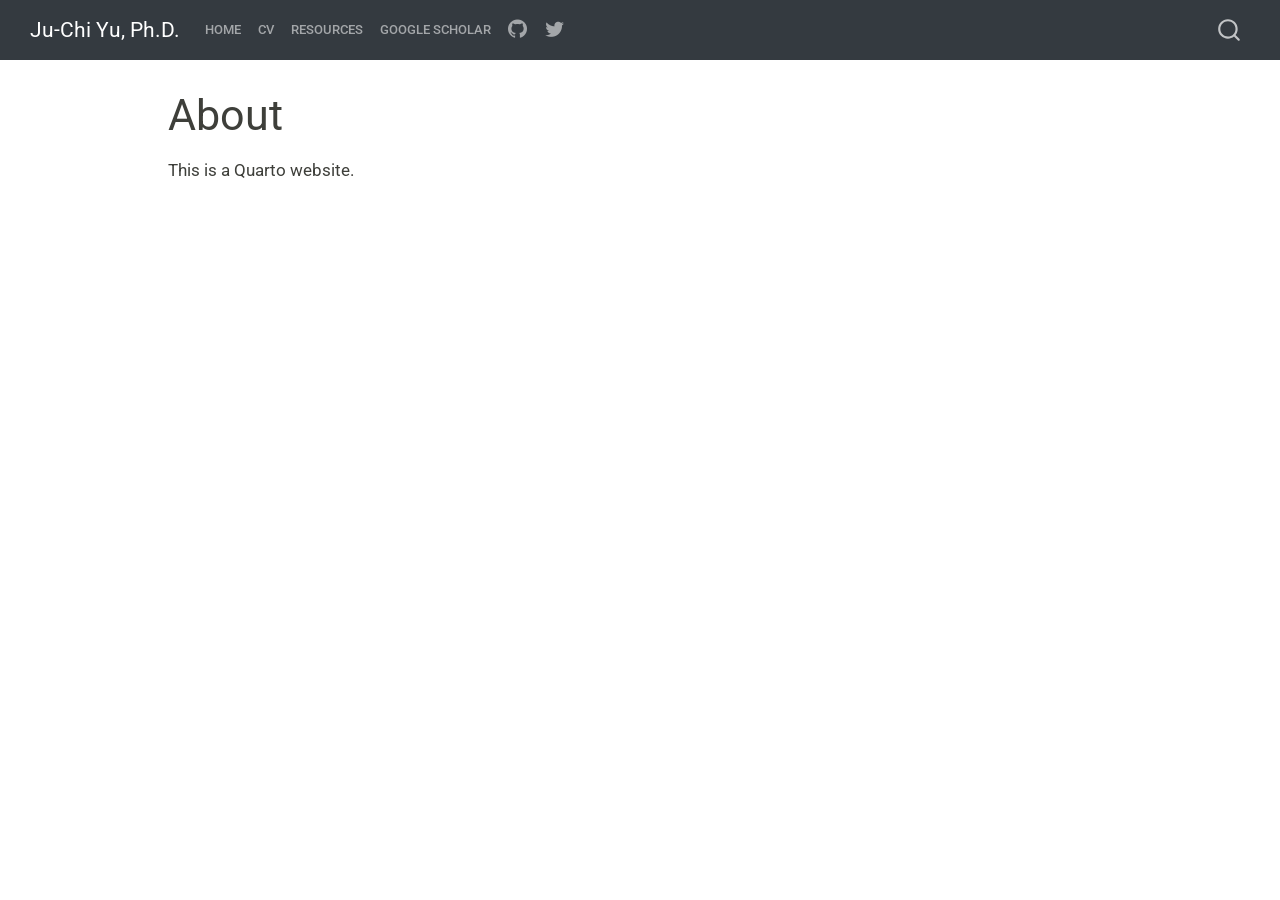
<file: _site/about.html>
<!DOCTYPE html>
<html xmlns="http://www.w3.org/1999/xhtml" lang="en" xml:lang="en"><head>

<meta charset="utf-8">
<meta name="generator" content="quarto-1.4.555">

<meta name="viewport" content="width=device-width, initial-scale=1.0, user-scalable=yes">


<title>Ju-Chi Yu, Ph.D.&nbsp;- About</title>
<style>
code{white-space: pre-wrap;}
span.smallcaps{font-variant: small-caps;}
div.columns{display: flex; gap: min(4vw, 1.5em);}
div.column{flex: auto; overflow-x: auto;}
div.hanging-indent{margin-left: 1.5em; text-indent: -1.5em;}
ul.task-list{list-style: none;}
ul.task-list li input[type="checkbox"] {
  width: 0.8em;
  margin: 0 0.8em 0.2em -1em; /* quarto-specific, see https://github.com/quarto-dev/quarto-cli/issues/4556 */ 
  vertical-align: middle;
}
</style>


<script src="site_libs/quarto-nav/quarto-nav.js"></script>
<script src="site_libs/quarto-nav/headroom.min.js"></script>
<script src="site_libs/clipboard/clipboard.min.js"></script>
<script src="site_libs/quarto-search/autocomplete.umd.js"></script>
<script src="site_libs/quarto-search/fuse.min.js"></script>
<script src="site_libs/quarto-search/quarto-search.js"></script>
<meta name="quarto:offset" content="./">
<script src="site_libs/quarto-html/quarto.js"></script>
<script src="site_libs/quarto-html/popper.min.js"></script>
<script src="site_libs/quarto-html/tippy.umd.min.js"></script>
<script src="site_libs/quarto-html/anchor.min.js"></script>
<link href="site_libs/quarto-html/tippy.css" rel="stylesheet">
<link href="site_libs/quarto-html/quarto-syntax-highlighting.css" rel="stylesheet" id="quarto-text-highlighting-styles">
<script src="site_libs/bootstrap/bootstrap.min.js"></script>
<link href="site_libs/bootstrap/bootstrap-icons.css" rel="stylesheet">
<link href="site_libs/bootstrap/bootstrap.min.css" rel="stylesheet" id="quarto-bootstrap" data-mode="light">
<script id="quarto-search-options" type="application/json">{
  "location": "navbar",
  "copy-button": false,
  "collapse-after": 3,
  "panel-placement": "end",
  "type": "overlay",
  "limit": 50,
  "keyboard-shortcut": [
    "f",
    "/",
    "s"
  ],
  "show-item-context": false,
  "language": {
    "search-no-results-text": "No results",
    "search-matching-documents-text": "matching documents",
    "search-copy-link-title": "Copy link to search",
    "search-hide-matches-text": "Hide additional matches",
    "search-more-match-text": "more match in this document",
    "search-more-matches-text": "more matches in this document",
    "search-clear-button-title": "Clear",
    "search-text-placeholder": "",
    "search-detached-cancel-button-title": "Cancel",
    "search-submit-button-title": "Submit",
    "search-label": "Search"
  }
}</script>


<link rel="stylesheet" href="css/bootstrap.min.css">
</head>

<body class="nav-fixed">

<div id="quarto-search-results"></div>
  <header id="quarto-header" class="headroom fixed-top">
    <nav class="navbar navbar-expand-lg " data-bs-theme="dark">
      <div class="navbar-container container-fluid">
      <div class="navbar-brand-container mx-auto">
    <a class="navbar-brand" href="./index.html">
    <span class="navbar-title">Ju-Chi Yu, Ph.D.</span>
    </a>
  </div>
            <div id="quarto-search" class="" title="Search"></div>
          <button class="navbar-toggler" type="button" data-bs-toggle="collapse" data-bs-target="#navbarCollapse" aria-controls="navbarCollapse" aria-expanded="false" aria-label="Toggle navigation" onclick="if (window.quartoToggleHeadroom) { window.quartoToggleHeadroom(); }">
  <span class="navbar-toggler-icon"></span>
</button>
          <div class="collapse navbar-collapse" id="navbarCollapse">
            <ul class="navbar-nav navbar-nav-scroll me-auto">
  <li class="nav-item">
    <a class="nav-link" href="./index.html"> 
<span class="menu-text">Home</span></a>
  </li>  
  <li class="nav-item">
    <a class="nav-link" href="./CV.html"> 
<span class="menu-text">CV</span></a>
  </li>  
  <li class="nav-item">
    <a class="nav-link" href="./tutorials.html"> 
<span class="menu-text">Resources</span></a>
  </li>  
  <li class="nav-item">
    <a class="nav-link" href="https://scholar.google.com.tw/citations?user=bkfSsy0AAAAJ&amp;hl=en"> 
<span class="menu-text">Google Scholar</span></a>
  </li>  
  <li class="nav-item compact">
    <a class="nav-link" href="https://github.com/juchiyu"> <i class="bi bi-github" role="img">
</i> 
<span class="menu-text"></span></a>
  </li>  
  <li class="nav-item compact">
    <a class="nav-link" href="https://X.com/juchiyu"> <i class="bi bi-twitter" role="img">
</i> 
<span class="menu-text"></span></a>
  </li>  
</ul>
          </div> <!-- /navcollapse -->
          <div class="quarto-navbar-tools">
</div>
      </div> <!-- /container-fluid -->
    </nav>
</header>
<!-- content -->
<div id="quarto-content" class="quarto-container page-columns page-rows-contents page-layout-article page-navbar">
<!-- sidebar -->
<!-- margin-sidebar -->
    <div id="quarto-margin-sidebar" class="sidebar margin-sidebar">
        
    </div>
<!-- main -->
<main class="content" id="quarto-document-content">

<header id="title-block-header" class="quarto-title-block default">
<div class="quarto-title">
<h1 class="title">About</h1>
</div>



<div class="quarto-title-meta">

    
  
    
  </div>
  


</header>


<p>This is a Quarto website.</p>



</main> <!-- /main -->
<script id="quarto-html-after-body" type="application/javascript">
window.document.addEventListener("DOMContentLoaded", function (event) {
  const toggleBodyColorMode = (bsSheetEl) => {
    const mode = bsSheetEl.getAttribute("data-mode");
    const bodyEl = window.document.querySelector("body");
    if (mode === "dark") {
      bodyEl.classList.add("quarto-dark");
      bodyEl.classList.remove("quarto-light");
    } else {
      bodyEl.classList.add("quarto-light");
      bodyEl.classList.remove("quarto-dark");
    }
  }
  const toggleBodyColorPrimary = () => {
    const bsSheetEl = window.document.querySelector("link#quarto-bootstrap");
    if (bsSheetEl) {
      toggleBodyColorMode(bsSheetEl);
    }
  }
  toggleBodyColorPrimary();  
  const icon = "";
  const anchorJS = new window.AnchorJS();
  anchorJS.options = {
    placement: 'right',
    icon: icon
  };
  anchorJS.add('.anchored');
  const isCodeAnnotation = (el) => {
    for (const clz of el.classList) {
      if (clz.startsWith('code-annotation-')) {                     
        return true;
      }
    }
    return false;
  }
  const clipboard = new window.ClipboardJS('.code-copy-button', {
    text: function(trigger) {
      const codeEl = trigger.previousElementSibling.cloneNode(true);
      for (const childEl of codeEl.children) {
        if (isCodeAnnotation(childEl)) {
          childEl.remove();
        }
      }
      return codeEl.innerText;
    }
  });
  clipboard.on('success', function(e) {
    // button target
    const button = e.trigger;
    // don't keep focus
    button.blur();
    // flash "checked"
    button.classList.add('code-copy-button-checked');
    var currentTitle = button.getAttribute("title");
    button.setAttribute("title", "Copied!");
    let tooltip;
    if (window.bootstrap) {
      button.setAttribute("data-bs-toggle", "tooltip");
      button.setAttribute("data-bs-placement", "left");
      button.setAttribute("data-bs-title", "Copied!");
      tooltip = new bootstrap.Tooltip(button, 
        { trigger: "manual", 
          customClass: "code-copy-button-tooltip",
          offset: [0, -8]});
      tooltip.show();    
    }
    setTimeout(function() {
      if (tooltip) {
        tooltip.hide();
        button.removeAttribute("data-bs-title");
        button.removeAttribute("data-bs-toggle");
        button.removeAttribute("data-bs-placement");
      }
      button.setAttribute("title", currentTitle);
      button.classList.remove('code-copy-button-checked');
    }, 1000);
    // clear code selection
    e.clearSelection();
  });
    var localhostRegex = new RegExp(/^(?:http|https):\/\/localhost\:?[0-9]*\//);
    var mailtoRegex = new RegExp(/^mailto:/);
      var filterRegex = new RegExp('/' + window.location.host + '/');
    var isInternal = (href) => {
        return filterRegex.test(href) || localhostRegex.test(href) || mailtoRegex.test(href);
    }
    // Inspect non-navigation links and adorn them if external
 	var links = window.document.querySelectorAll('a[href]:not(.nav-link):not(.navbar-brand):not(.toc-action):not(.sidebar-link):not(.sidebar-item-toggle):not(.pagination-link):not(.no-external):not([aria-hidden]):not(.dropdown-item):not(.quarto-navigation-tool)');
    for (var i=0; i<links.length; i++) {
      const link = links[i];
      if (!isInternal(link.href)) {
        // undo the damage that might have been done by quarto-nav.js in the case of
        // links that we want to consider external
        if (link.dataset.originalHref !== undefined) {
          link.href = link.dataset.originalHref;
        }
      }
    }
  function tippyHover(el, contentFn, onTriggerFn, onUntriggerFn) {
    const config = {
      allowHTML: true,
      maxWidth: 500,
      delay: 100,
      arrow: false,
      appendTo: function(el) {
          return el.parentElement;
      },
      interactive: true,
      interactiveBorder: 10,
      theme: 'quarto',
      placement: 'bottom-start',
    };
    if (contentFn) {
      config.content = contentFn;
    }
    if (onTriggerFn) {
      config.onTrigger = onTriggerFn;
    }
    if (onUntriggerFn) {
      config.onUntrigger = onUntriggerFn;
    }
    window.tippy(el, config); 
  }
  const noterefs = window.document.querySelectorAll('a[role="doc-noteref"]');
  for (var i=0; i<noterefs.length; i++) {
    const ref = noterefs[i];
    tippyHover(ref, function() {
      // use id or data attribute instead here
      let href = ref.getAttribute('data-footnote-href') || ref.getAttribute('href');
      try { href = new URL(href).hash; } catch {}
      const id = href.replace(/^#\/?/, "");
      const note = window.document.getElementById(id);
      if (note) {
        return note.innerHTML;
      } else {
        return "";
      }
    });
  }
  const xrefs = window.document.querySelectorAll('a.quarto-xref');
  const processXRef = (id, note) => {
    // Strip column container classes
    const stripColumnClz = (el) => {
      el.classList.remove("page-full", "page-columns");
      if (el.children) {
        for (const child of el.children) {
          stripColumnClz(child);
        }
      }
    }
    stripColumnClz(note)
    if (id === null || id.startsWith('sec-')) {
      // Special case sections, only their first couple elements
      const container = document.createElement("div");
      if (note.children && note.children.length > 2) {
        container.appendChild(note.children[0].cloneNode(true));
        for (let i = 1; i < note.children.length; i++) {
          const child = note.children[i];
          if (child.tagName === "P" && child.innerText === "") {
            continue;
          } else {
            container.appendChild(child.cloneNode(true));
            break;
          }
        }
        if (window.Quarto?.typesetMath) {
          window.Quarto.typesetMath(container);
        }
        return container.innerHTML
      } else {
        if (window.Quarto?.typesetMath) {
          window.Quarto.typesetMath(note);
        }
        return note.innerHTML;
      }
    } else {
      // Remove any anchor links if they are present
      const anchorLink = note.querySelector('a.anchorjs-link');
      if (anchorLink) {
        anchorLink.remove();
      }
      if (window.Quarto?.typesetMath) {
        window.Quarto.typesetMath(note);
      }
      // TODO in 1.5, we should make sure this works without a callout special case
      if (note.classList.contains("callout")) {
        return note.outerHTML;
      } else {
        return note.innerHTML;
      }
    }
  }
  for (var i=0; i<xrefs.length; i++) {
    const xref = xrefs[i];
    tippyHover(xref, undefined, function(instance) {
      instance.disable();
      let url = xref.getAttribute('href');
      let hash = undefined; 
      if (url.startsWith('#')) {
        hash = url;
      } else {
        try { hash = new URL(url).hash; } catch {}
      }
      if (hash) {
        const id = hash.replace(/^#\/?/, "");
        const note = window.document.getElementById(id);
        if (note !== null) {
          try {
            const html = processXRef(id, note.cloneNode(true));
            instance.setContent(html);
          } finally {
            instance.enable();
            instance.show();
          }
        } else {
          // See if we can fetch this
          fetch(url.split('#')[0])
          .then(res => res.text())
          .then(html => {
            const parser = new DOMParser();
            const htmlDoc = parser.parseFromString(html, "text/html");
            const note = htmlDoc.getElementById(id);
            if (note !== null) {
              const html = processXRef(id, note);
              instance.setContent(html);
            } 
          }).finally(() => {
            instance.enable();
            instance.show();
          });
        }
      } else {
        // See if we can fetch a full url (with no hash to target)
        // This is a special case and we should probably do some content thinning / targeting
        fetch(url)
        .then(res => res.text())
        .then(html => {
          const parser = new DOMParser();
          const htmlDoc = parser.parseFromString(html, "text/html");
          const note = htmlDoc.querySelector('main.content');
          if (note !== null) {
            // This should only happen for chapter cross references
            // (since there is no id in the URL)
            // remove the first header
            if (note.children.length > 0 && note.children[0].tagName === "HEADER") {
              note.children[0].remove();
            }
            const html = processXRef(null, note);
            instance.setContent(html);
          } 
        }).finally(() => {
          instance.enable();
          instance.show();
        });
      }
    }, function(instance) {
    });
  }
      let selectedAnnoteEl;
      const selectorForAnnotation = ( cell, annotation) => {
        let cellAttr = 'data-code-cell="' + cell + '"';
        let lineAttr = 'data-code-annotation="' +  annotation + '"';
        const selector = 'span[' + cellAttr + '][' + lineAttr + ']';
        return selector;
      }
      const selectCodeLines = (annoteEl) => {
        const doc = window.document;
        const targetCell = annoteEl.getAttribute("data-target-cell");
        const targetAnnotation = annoteEl.getAttribute("data-target-annotation");
        const annoteSpan = window.document.querySelector(selectorForAnnotation(targetCell, targetAnnotation));
        const lines = annoteSpan.getAttribute("data-code-lines").split(",");
        const lineIds = lines.map((line) => {
          return targetCell + "-" + line;
        })
        let top = null;
        let height = null;
        let parent = null;
        if (lineIds.length > 0) {
            //compute the position of the single el (top and bottom and make a div)
            const el = window.document.getElementById(lineIds[0]);
            top = el.offsetTop;
            height = el.offsetHeight;
            parent = el.parentElement.parentElement;
          if (lineIds.length > 1) {
            const lastEl = window.document.getElementById(lineIds[lineIds.length - 1]);
            const bottom = lastEl.offsetTop + lastEl.offsetHeight;
            height = bottom - top;
          }
          if (top !== null && height !== null && parent !== null) {
            // cook up a div (if necessary) and position it 
            let div = window.document.getElementById("code-annotation-line-highlight");
            if (div === null) {
              div = window.document.createElement("div");
              div.setAttribute("id", "code-annotation-line-highlight");
              div.style.position = 'absolute';
              parent.appendChild(div);
            }
            div.style.top = top - 2 + "px";
            div.style.height = height + 4 + "px";
            div.style.left = 0;
            let gutterDiv = window.document.getElementById("code-annotation-line-highlight-gutter");
            if (gutterDiv === null) {
              gutterDiv = window.document.createElement("div");
              gutterDiv.setAttribute("id", "code-annotation-line-highlight-gutter");
              gutterDiv.style.position = 'absolute';
              const codeCell = window.document.getElementById(targetCell);
              const gutter = codeCell.querySelector('.code-annotation-gutter');
              gutter.appendChild(gutterDiv);
            }
            gutterDiv.style.top = top - 2 + "px";
            gutterDiv.style.height = height + 4 + "px";
          }
          selectedAnnoteEl = annoteEl;
        }
      };
      const unselectCodeLines = () => {
        const elementsIds = ["code-annotation-line-highlight", "code-annotation-line-highlight-gutter"];
        elementsIds.forEach((elId) => {
          const div = window.document.getElementById(elId);
          if (div) {
            div.remove();
          }
        });
        selectedAnnoteEl = undefined;
      };
        // Handle positioning of the toggle
    window.addEventListener(
      "resize",
      throttle(() => {
        elRect = undefined;
        if (selectedAnnoteEl) {
          selectCodeLines(selectedAnnoteEl);
        }
      }, 10)
    );
    function throttle(fn, ms) {
    let throttle = false;
    let timer;
      return (...args) => {
        if(!throttle) { // first call gets through
            fn.apply(this, args);
            throttle = true;
        } else { // all the others get throttled
            if(timer) clearTimeout(timer); // cancel #2
            timer = setTimeout(() => {
              fn.apply(this, args);
              timer = throttle = false;
            }, ms);
        }
      };
    }
      // Attach click handler to the DT
      const annoteDls = window.document.querySelectorAll('dt[data-target-cell]');
      for (const annoteDlNode of annoteDls) {
        annoteDlNode.addEventListener('click', (event) => {
          const clickedEl = event.target;
          if (clickedEl !== selectedAnnoteEl) {
            unselectCodeLines();
            const activeEl = window.document.querySelector('dt[data-target-cell].code-annotation-active');
            if (activeEl) {
              activeEl.classList.remove('code-annotation-active');
            }
            selectCodeLines(clickedEl);
            clickedEl.classList.add('code-annotation-active');
          } else {
            // Unselect the line
            unselectCodeLines();
            clickedEl.classList.remove('code-annotation-active');
          }
        });
      }
  const findCites = (el) => {
    const parentEl = el.parentElement;
    if (parentEl) {
      const cites = parentEl.dataset.cites;
      if (cites) {
        return {
          el,
          cites: cites.split(' ')
        };
      } else {
        return findCites(el.parentElement)
      }
    } else {
      return undefined;
    }
  };
  var bibliorefs = window.document.querySelectorAll('a[role="doc-biblioref"]');
  for (var i=0; i<bibliorefs.length; i++) {
    const ref = bibliorefs[i];
    const citeInfo = findCites(ref);
    if (citeInfo) {
      tippyHover(citeInfo.el, function() {
        var popup = window.document.createElement('div');
        citeInfo.cites.forEach(function(cite) {
          var citeDiv = window.document.createElement('div');
          citeDiv.classList.add('hanging-indent');
          citeDiv.classList.add('csl-entry');
          var biblioDiv = window.document.getElementById('ref-' + cite);
          if (biblioDiv) {
            citeDiv.innerHTML = biblioDiv.innerHTML;
          }
          popup.appendChild(citeDiv);
        });
        return popup.innerHTML;
      });
    }
  }
});
</script>
</div> <!-- /content -->




</body></html>
</file>
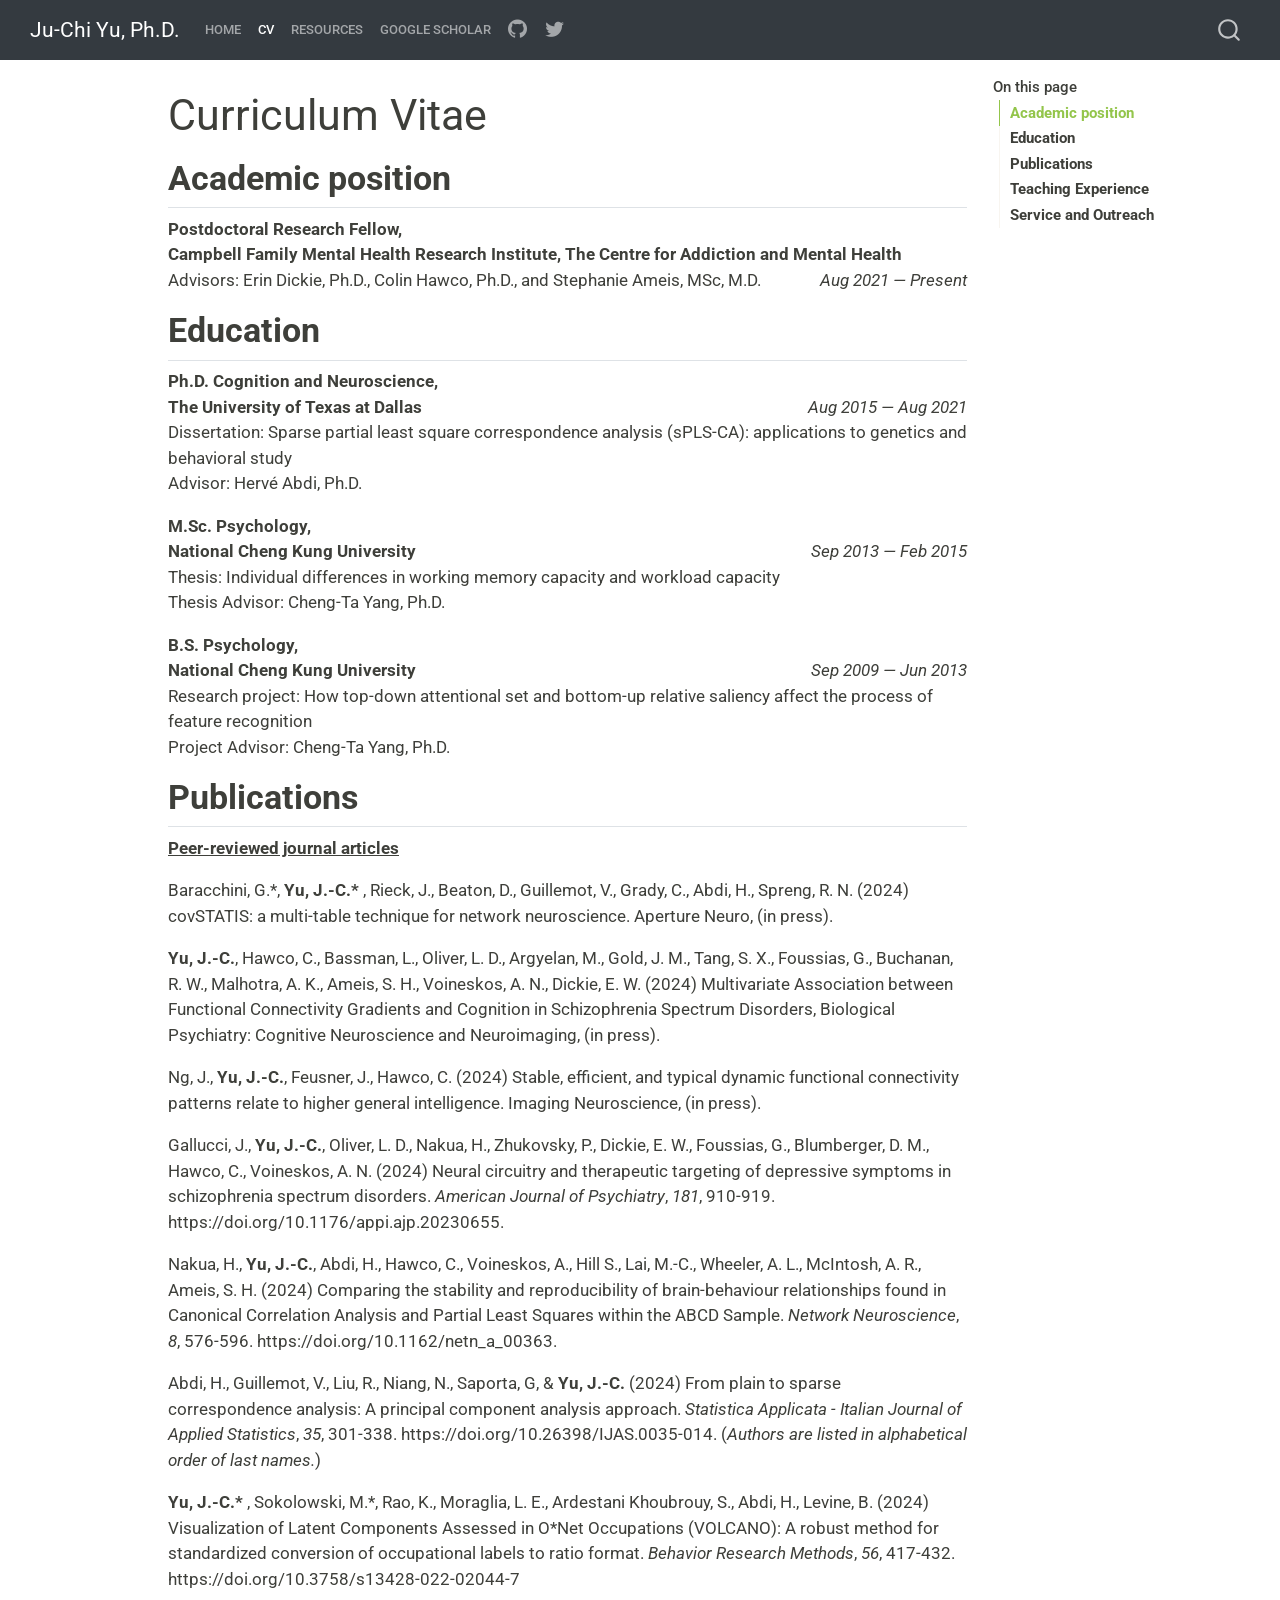
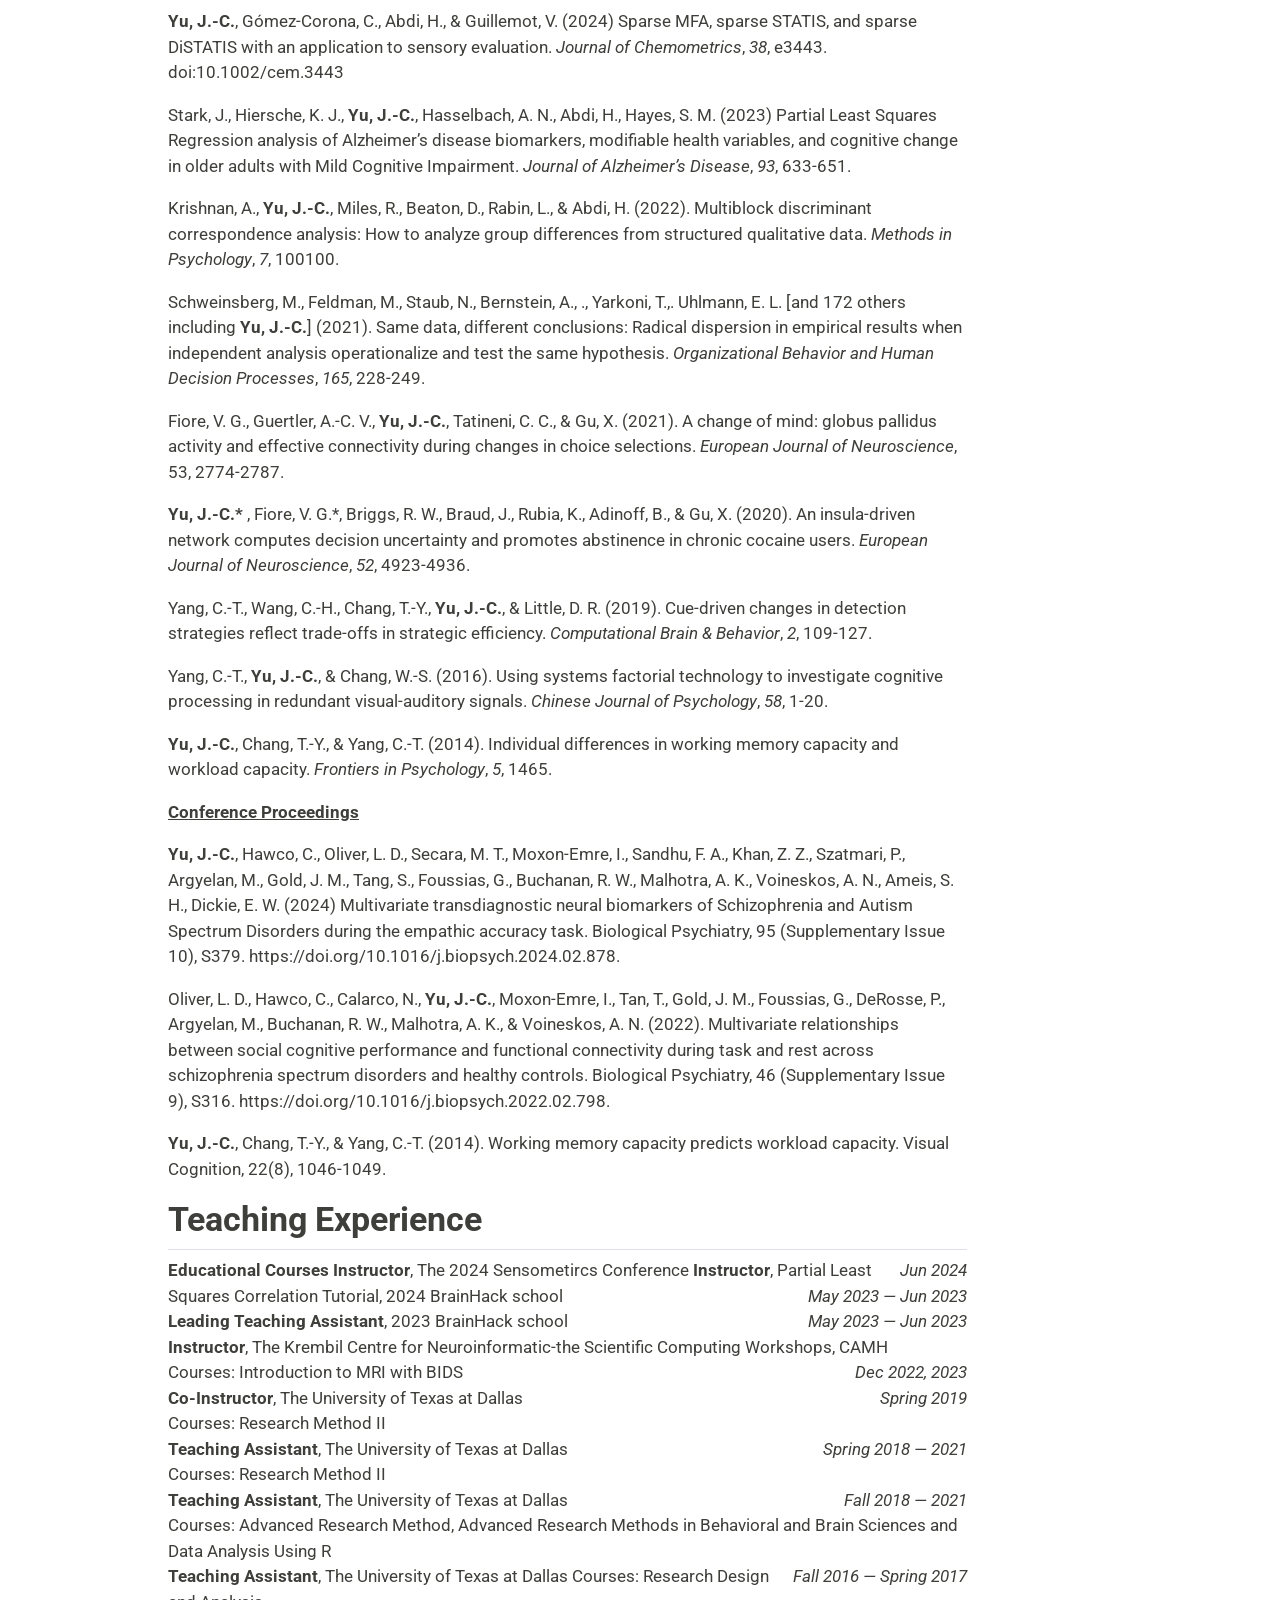
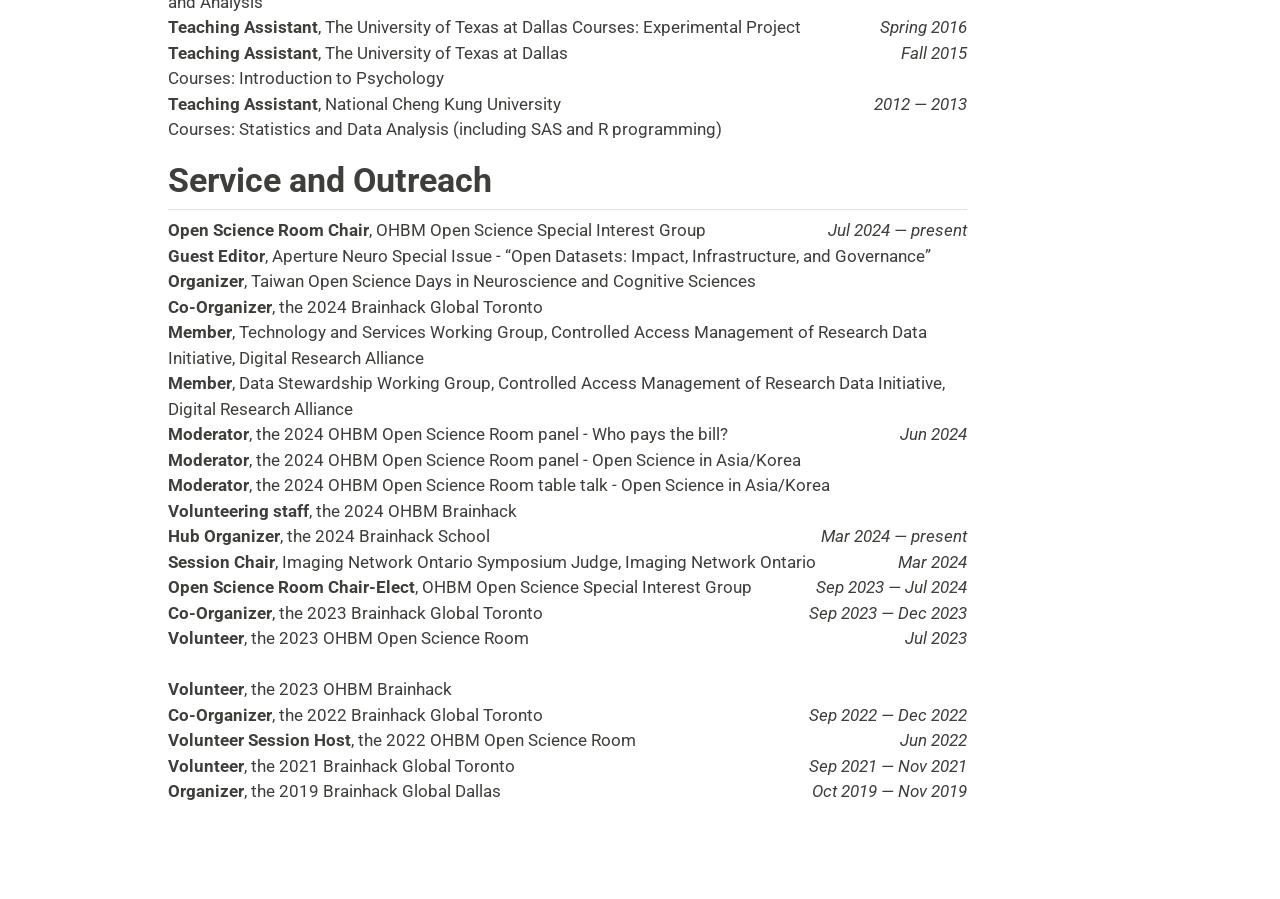
<file: _site/CV.html>
<!DOCTYPE html>
<html xmlns="http://www.w3.org/1999/xhtml" lang="en" xml:lang="en"><head>

<meta charset="utf-8">
<meta name="generator" content="quarto-1.4.555">

<meta name="viewport" content="width=device-width, initial-scale=1.0, user-scalable=yes">


<title>Ju-Chi Yu, Ph.D.&nbsp;- Curriculum Vitae</title>
<style>
code{white-space: pre-wrap;}
span.smallcaps{font-variant: small-caps;}
div.columns{display: flex; gap: min(4vw, 1.5em);}
div.column{flex: auto; overflow-x: auto;}
div.hanging-indent{margin-left: 1.5em; text-indent: -1.5em;}
ul.task-list{list-style: none;}
ul.task-list li input[type="checkbox"] {
  width: 0.8em;
  margin: 0 0.8em 0.2em -1em; /* quarto-specific, see https://github.com/quarto-dev/quarto-cli/issues/4556 */ 
  vertical-align: middle;
}
</style>


<script src="site_libs/quarto-nav/quarto-nav.js"></script>
<script src="site_libs/quarto-nav/headroom.min.js"></script>
<script src="site_libs/clipboard/clipboard.min.js"></script>
<script src="site_libs/quarto-search/autocomplete.umd.js"></script>
<script src="site_libs/quarto-search/fuse.min.js"></script>
<script src="site_libs/quarto-search/quarto-search.js"></script>
<meta name="quarto:offset" content="./">
<script src="site_libs/quarto-html/quarto.js"></script>
<script src="site_libs/quarto-html/popper.min.js"></script>
<script src="site_libs/quarto-html/tippy.umd.min.js"></script>
<script src="site_libs/quarto-html/anchor.min.js"></script>
<link href="site_libs/quarto-html/tippy.css" rel="stylesheet">
<link href="site_libs/quarto-html/quarto-syntax-highlighting.css" rel="stylesheet" id="quarto-text-highlighting-styles">
<script src="site_libs/bootstrap/bootstrap.min.js"></script>
<link href="site_libs/bootstrap/bootstrap-icons.css" rel="stylesheet">
<link href="site_libs/bootstrap/bootstrap.min.css" rel="stylesheet" id="quarto-bootstrap" data-mode="light">
<script id="quarto-search-options" type="application/json">{
  "location": "navbar",
  "copy-button": false,
  "collapse-after": 3,
  "panel-placement": "end",
  "type": "overlay",
  "limit": 50,
  "keyboard-shortcut": [
    "f",
    "/",
    "s"
  ],
  "show-item-context": false,
  "language": {
    "search-no-results-text": "No results",
    "search-matching-documents-text": "matching documents",
    "search-copy-link-title": "Copy link to search",
    "search-hide-matches-text": "Hide additional matches",
    "search-more-match-text": "more match in this document",
    "search-more-matches-text": "more matches in this document",
    "search-clear-button-title": "Clear",
    "search-text-placeholder": "",
    "search-detached-cancel-button-title": "Cancel",
    "search-submit-button-title": "Submit",
    "search-label": "Search"
  }
}</script>


<link rel="stylesheet" href="css/bootstrap.min.css">
<link rel="stylesheet" href="css/cv.css">
</head>

<body class="nav-fixed">

<div id="quarto-search-results"></div>
  <header id="quarto-header" class="headroom fixed-top">
    <nav class="navbar navbar-expand-lg " data-bs-theme="dark">
      <div class="navbar-container container-fluid">
      <div class="navbar-brand-container mx-auto">
    <a class="navbar-brand" href="./index.html">
    <span class="navbar-title">Ju-Chi Yu, Ph.D.</span>
    </a>
  </div>
            <div id="quarto-search" class="" title="Search"></div>
          <button class="navbar-toggler" type="button" data-bs-toggle="collapse" data-bs-target="#navbarCollapse" aria-controls="navbarCollapse" aria-expanded="false" aria-label="Toggle navigation" onclick="if (window.quartoToggleHeadroom) { window.quartoToggleHeadroom(); }">
  <span class="navbar-toggler-icon"></span>
</button>
          <div class="collapse navbar-collapse" id="navbarCollapse">
            <ul class="navbar-nav navbar-nav-scroll me-auto">
  <li class="nav-item">
    <a class="nav-link" href="./index.html"> 
<span class="menu-text">Home</span></a>
  </li>  
  <li class="nav-item">
    <a class="nav-link active" href="./CV.html" aria-current="page"> 
<span class="menu-text">CV</span></a>
  </li>  
  <li class="nav-item">
    <a class="nav-link" href="./tutorials.html"> 
<span class="menu-text">Resources</span></a>
  </li>  
  <li class="nav-item">
    <a class="nav-link" href="https://scholar.google.com.tw/citations?user=bkfSsy0AAAAJ&amp;hl=en"> 
<span class="menu-text">Google Scholar</span></a>
  </li>  
  <li class="nav-item compact">
    <a class="nav-link" href="https://github.com/juchiyu"> <i class="bi bi-github" role="img">
</i> 
<span class="menu-text"></span></a>
  </li>  
  <li class="nav-item compact">
    <a class="nav-link" href="https://X.com/juchiyu"> <i class="bi bi-twitter" role="img">
</i> 
<span class="menu-text"></span></a>
  </li>  
</ul>
          </div> <!-- /navcollapse -->
          <div class="quarto-navbar-tools">
</div>
      </div> <!-- /container-fluid -->
    </nav>
</header>
<!-- content -->
<div id="quarto-content" class="quarto-container page-columns page-rows-contents page-layout-article page-navbar">
<!-- sidebar -->
<!-- margin-sidebar -->
    <div id="quarto-margin-sidebar" class="sidebar margin-sidebar">
        <nav id="TOC" role="doc-toc" class="toc-active">
    <h2 id="toc-title">On this page</h2>
   
  <ul>
  <li><a href="#academic-position" id="toc-academic-position" class="nav-link active" data-scroll-target="#academic-position"><strong>Academic position</strong></a></li>
  <li><a href="#education" id="toc-education" class="nav-link" data-scroll-target="#education"><strong>Education</strong></a></li>
  <li><a href="#publications" id="toc-publications" class="nav-link" data-scroll-target="#publications"><strong>Publications</strong></a></li>
  <li><a href="#teaching-experience" id="toc-teaching-experience" class="nav-link" data-scroll-target="#teaching-experience"><strong>Teaching Experience</strong></a></li>
  <li><a href="#service-and-outreach" id="toc-service-and-outreach" class="nav-link" data-scroll-target="#service-and-outreach"><strong>Service and Outreach</strong></a></li>
  </ul>
</nav>
    </div>
<!-- main -->
<main class="content" id="quarto-document-content">

<header id="title-block-header" class="quarto-title-block default">
<div class="quarto-title">
<h1 class="title">Curriculum Vitae</h1>
</div>



<div class="quarto-title-meta">

    
  
    
  </div>
  


</header>


<div class="print-only contact-block">
<p>psyjcyu@gmail.com</p>
</div>
<section id="academic-position" class="level2">
<h2 class="anchored" data-anchor-id="academic-position"><strong>Academic position</strong></h2>
<p><strong>Postdoctoral Research Fellow,</strong> <br> <strong>Campbell Family Mental Health Research Institute, The Centre for Addiction and Mental Health</strong> <span class="cvdate"><em>Aug 2021 — Present</em></span><br> Advisors: Erin Dickie, Ph.D., Colin Hawco, Ph.D., and Stephanie Ameis, MSc, M.D.</p>
</section>
<section id="education" class="level2">
<h2 class="anchored" data-anchor-id="education"><strong>Education</strong></h2>
<p><strong>Ph.D.&nbsp;Cognition and Neuroscience,</strong> <br> <strong>The University of Texas at Dallas</strong> <span class="cvdate"><em>Aug 2015 — Aug 2021</em></span><br> Dissertation: Sparse partial least square correspondence analysis (sPLS-CA): applications to genetics and behavioral study<br> Advisor: Hervé Abdi, Ph.D.</p>
<p><strong>M.Sc. Psychology,</strong> <br> <strong>National Cheng Kung University</strong> <span class="cvdate"><em>Sep 2013 — Feb 2015</em></span><br> Thesis: Individual differences in working memory capacity and workload capacity<br> Thesis Advisor: Cheng-Ta Yang, Ph.D.&nbsp;</p>
<p><strong>B.S. Psychology,</strong> <br> <strong>National Cheng Kung University</strong> <span class="cvdate"><em>Sep 2009 — Jun 2013</em></span><br> Research project: How top-down attentional set and bottom-up relative saliency affect the process of feature recognition<br> Project Advisor: Cheng-Ta Yang, Ph.D.</p>
</section>
<section id="publications" class="level2" style="page-break-before: always">
<h2 style="page-break-before: always" class="anchored" data-anchor-id="publications"><strong>Publications</strong></h2>
<p><u><strong>Peer-reviewed journal articles</strong></u> <br></p>
<p>Baracchini, G.*, <strong>Yu, J.-C.* </strong>, Rieck, J., Beaton, D., Guillemot, V., Grady, C., Abdi, H., Spreng, R. N. (2024) covSTATIS: a multi-table technique for network neuroscience. Aperture Neuro, (in press).</p>
<p><strong>Yu, J.-C.</strong>, Hawco, C., Bassman, L., Oliver, L. D., Argyelan, M., Gold, J. M., Tang, S. X., Foussias, G., Buchanan, R. W., Malhotra, A. K., Ameis, S. H., Voineskos, A. N., Dickie, E. W. (2024) Multivariate Association between Functional Connectivity Gradients and Cognition in Schizophrenia Spectrum Disorders, Biological Psychiatry: Cognitive Neuroscience and Neuroimaging, (in press).</p>
<p>Ng, J., <strong>Yu, J.-C.</strong>, Feusner, J., Hawco, C. (2024) Stable, efficient, and typical dynamic functional connectivity patterns relate to higher general intelligence. Imaging Neuroscience, (in press).</p>
<p>Gallucci, J., <strong>Yu, J.-C.</strong>, Oliver, L. D., Nakua, H., Zhukovsky, P., Dickie, E. W., Foussias, G., Blumberger, D. M., Hawco, C., Voineskos, A. N. (2024) Neural circuitry and therapeutic targeting of depressive symptoms in schizophrenia spectrum disorders. <em>American Journal of Psychiatry</em>, <em>181</em>, 910-919. https://doi.org/10.1176/appi.ajp.20230655.</p>
<p>Nakua, H., <strong>Yu, J.-C.</strong>, Abdi, H., Hawco, C., Voineskos, A., Hill S., Lai, M.-C., Wheeler, A. L., McIntosh, A. R., Ameis, S. H. (2024) Comparing the stability and reproducibility of brain-behaviour relationships found in Canonical Correlation Analysis and Partial Least Squares within the ABCD Sample. <em>Network Neuroscience</em>, <em>8</em>, 576-596. https://doi.org/10.1162/netn_a_00363.</p>
<p>Abdi, H., Guillemot, V., Liu, R., Niang, N., Saporta, G, &amp; <strong>Yu, J.-C.</strong> (2024) From plain to sparse correspondence analysis: A principal component analysis approach. <em>Statistica Applicata - Italian Journal of Applied Statistics</em>, <em>35</em>, 301-338. https://doi.org/10.26398/IJAS.0035-014. (<em>Authors are listed in alphabetical order of last names.</em>)</p>
<p><strong>Yu, J.-C.* </strong>, Sokolowski, M.*, Rao, K., Moraglia, L. E., Ardestani Khoubrouy, S., Abdi, H., Levine, B. (2024) Visualization of Latent Components Assessed in O*Net Occupations (VOLCANO): A robust method for standardized conversion of occupational labels to ratio format. <em>Behavior Research Methods</em>, <em>56</em>, 417-432. https://doi.org/10.3758/s13428-022-02044-7</p>
<p><strong>Yu, J.-C.</strong>, Gómez-Corona, C., Abdi, H., &amp; Guillemot, V. (2024) Sparse MFA, sparse STATIS, and sparse DiSTATIS with an application to sensory evaluation. <em>Journal of Chemometrics</em>, <em>38</em>, e3443. doi:10.1002/cem.3443</p>
<p>Stark, J., Hiersche, K. J., <strong>Yu, J.-C.</strong>, Hasselbach, A. N., Abdi, H., Hayes, S. M. (2023) Partial Least Squares Regression analysis of Alzheimer’s disease biomarkers, modifiable health variables, and cognitive change in older adults with Mild Cognitive Impairment. <em>Journal of Alzheimer’s Disease</em>, <em>93</em>, 633-651.</p>
<p>Krishnan, A., <strong>Yu, J.-C.</strong>, Miles, R., Beaton, D., Rabin, L., &amp; Abdi, H. (2022). Multiblock discriminant correspondence analysis: How to analyze group differences from structured qualitative data. <em>Methods in Psychology</em>, <em>7</em>, 100100.</p>
<p>Schweinsberg, M., Feldman, M., Staub, N., Bernstein, A., ., Yarkoni, T.,. Uhlmann, E. L. [and 172 others including <strong>Yu, J.-C.</strong>] (2021). Same data, different conclusions: Radical dispersion in empirical results when independent analysis operationalize and test the same hypothesis. <em>Organizational Behavior and Human Decision Processes</em>, <em>165</em>, 228-249.</p>
<p>Fiore, V. G., Guertler, A.-C. V., <strong>Yu, J.-C.</strong>, Tatineni, C. C., &amp; Gu, X. (2021). A change of mind: globus pallidus activity and effective connectivity during changes in choice selections. <em>European Journal of Neuroscience</em>, 53, 2774-2787.</p>
<p><strong>Yu, J.-C.* </strong>, Fiore, V. G.*, Briggs, R. W., Braud, J., Rubia, K., Adinoff, B., &amp; Gu, X. (2020). An insula-driven network computes decision uncertainty and promotes abstinence in chronic cocaine users. <em>European Journal of Neuroscience</em>, <em>52</em>, 4923-4936.</p>
<p>Yang, C.-T., Wang, C.-H., Chang, T.-Y., <strong>Yu, J.-C.</strong>, &amp; Little, D. R. (2019). Cue-driven changes in detection strategies reflect trade-offs in strategic efficiency. <em>Computational Brain &amp; Behavior</em>, <em>2</em>, 109-127.</p>
<p>Yang, C.-T., <strong>Yu, J.-C.</strong>, &amp; Chang, W.-S. (2016). Using systems factorial technology to investigate cognitive processing in redundant visual-auditory signals. <em>Chinese Journal of Psychology</em>, <em>58</em>, 1-20.</p>
<p><strong>Yu, J.-C.</strong>, Chang, T.-Y., &amp; Yang, C.-T. (2014). Individual differences in working memory capacity and workload capacity. <em>Frontiers in Psychology</em>, <em>5</em>, 1465.</p>
<p><u><strong>Conference Proceedings</strong></u><br></p>
<p><strong>Yu, J.-C.</strong>, Hawco, C., Oliver, L. D., Secara, M. T., Moxon-Emre, I., Sandhu, F. A., Khan, Z. Z., Szatmari, P., Argyelan, M., Gold, J. M., Tang, S., Foussias, G., Buchanan, R. W., Malhotra, A. K., Voineskos, A. N., Ameis, S. H., Dickie, E. W. (2024) Multivariate transdiagnostic neural biomarkers of Schizophrenia and Autism Spectrum Disorders during the empathic accuracy task. Biological Psychiatry, 95 (Supplementary Issue 10), S379. https://doi.org/10.1016/j.biopsych.2024.02.878.</p>
<p>Oliver, L. D., Hawco, C., Calarco, N., <strong>Yu, J.-C.</strong>, Moxon-Emre, I., Tan, T., Gold, J. M., Foussias, G., DeRosse, P., Argyelan, M., Buchanan, R. W., Malhotra, A. K., &amp; Voineskos, A. N. (2022). Multivariate relationships between social cognitive performance and functional connectivity during task and rest across schizophrenia spectrum disorders and healthy controls. Biological Psychiatry, 46 (Supplementary Issue 9), S316. https://doi.org/10.1016/j.biopsych.2022.02.798.</p>
<p><strong>Yu, J.-C.</strong>, Chang, T.-Y., &amp; Yang, C.-T. (2014). Working memory capacity predicts workload capacity. Visual Cognition, 22(8), 1046-1049.</p>
</section>
<section id="teaching-experience" class="level2" style="page-break-before: always">
<h2 style="page-break-before: always" class="anchored" data-anchor-id="teaching-experience"><strong>Teaching Experience</strong></h2>
<p><strong>Educational Courses Instructor</strong>, The 2024 Sensometircs Conference <span class="cvdate"><em>Jun 2024</em></span> <strong>Instructor</strong>, Partial Least Squares Correlation Tutorial, 2024 BrainHack school <span class="cvdate"><em>May 2023 — Jun 2023</em></span><br> <strong>Leading Teaching Assistant</strong>, 2023 BrainHack school <span class="cvdate"><em>May 2023 — Jun 2023</em></span><br> <strong>Instructor</strong>, The Krembil Centre for Neuroinformatic-the Scientific Computing Workshops, CAMH <span class="cvdate"><em>Dec 2022, 2023</em></span><br>
Courses: Introduction to MRI with BIDS<br> <strong>Co-Instructor</strong>, The University of Texas at Dallas <span class="cvdate"><em>Spring 2019</em></span><br>
Courses: Research Method II<br> <strong>Teaching Assistant</strong>, The University of Texas at Dallas <span class="cvdate"><em>Spring 2018 — 2021</em></span><br>
Courses: Research Method II<br> <strong>Teaching Assistant</strong>, The University of Texas at Dallas <span class="cvdate"><em>Fall 2018 — 2021</em></span><br>
Courses: Advanced Research Method, Advanced Research Methods in Behavioral and Brain Sciences and Data Analysis Using R<br> <strong>Teaching Assistant</strong>, The University of Texas at Dallas <span class="cvdate"><em>Fall 2016 — Spring 2017</em></span> Courses: Research Design and Analysis<br> <strong>Teaching Assistant</strong>, The University of Texas at Dallas <span class="cvdate"><em>Spring 2016</em></span> Courses: Experimental Project<br> <strong>Teaching Assistant</strong>, The University of Texas at Dallas <span class="cvdate"><em>Fall 2015</em></span><br>
Courses: Introduction to Psychology<br> <strong>Teaching Assistant</strong>, National Cheng Kung University <span class="cvdate"><em>2012 — 2013</em></span><br>
Courses: Statistics and Data Analysis (including SAS and R programming)</p>
</section>
<section id="service-and-outreach" class="level2">
<h2 class="anchored" data-anchor-id="service-and-outreach"><strong>Service and Outreach</strong></h2>
<p><strong>Open Science Room Chair</strong>, OHBM Open Science Special Interest Group <span class="cvdate"><em>Jul 2024 — present</em></span><br> <strong>Guest Editor</strong>, Aperture Neuro Special Issue - “Open Datasets: Impact, Infrastructure, and Governance”<br> <strong>Organizer</strong>, Taiwan Open Science Days in Neuroscience and Cognitive Sciences<br> <strong>Co-Organizer</strong>, the 2024 Brainhack Global Toronto<br> <strong>Member</strong>, Technology and Services Working Group, Controlled Access Management of Research Data Initiative, Digital Research Alliance<br> <strong>Member</strong>, Data Stewardship Working Group, Controlled Access Management of Research Data Initiative, Digital Research Alliance<br> <strong>Moderator</strong>, the 2024 OHBM Open Science Room panel - Who pays the bill? <span class="cvdate"><em>Jun 2024</em></span><br> <strong>Moderator</strong>, the 2024 OHBM Open Science Room panel - Open Science in Asia/Korea<br> <strong>Moderator</strong>, the 2024 OHBM Open Science Room table talk - Open Science in Asia/Korea<br> <strong>Volunteering staff</strong>, the 2024 OHBM Brainhack<br> <strong>Hub Organizer</strong>, the 2024 Brainhack School <span class="cvdate"><em>Mar 2024 — present</em></span><br> <strong>Session Chair</strong>, Imaging Network Ontario Symposium Judge, Imaging Network Ontario <span class="cvdate"><em>Mar 2024</em></span><br> <strong>Open Science Room Chair-Elect</strong>, OHBM Open Science Special Interest Group <span class="cvdate"><em>Sep 2023 — Jul 2024</em></span><br> <strong>Co-Organizer</strong>, the 2023 Brainhack Global Toronto <span class="cvdate"><em>Sep 2023 — Dec 2023</em></span><br> <strong>Volunteer</strong>, the 2023 OHBM Open Science Room <span class="cvdate"><em>Jul 2023</em></span><br><br>
<strong>Volunteer</strong>, the 2023 OHBM Brainhack <br> <strong>Co-Organizer</strong>, the 2022 Brainhack Global Toronto<span class="cvdate"><em>Sep 2022 — Dec 2022</em></span><br> <strong>Volunteer Session Host</strong>, the 2022 OHBM Open Science Room <span class="cvdate"><em>Jun 2022</em></span><br> <strong>Volunteer</strong>, the 2021 Brainhack Global Toronto<span class="cvdate"><em>Sep 2021 — Nov 2021</em></span><br> <strong>Organizer</strong>, the 2019 Brainhack Global Dallas<span class="cvdate"><em>Oct 2019 — Nov 2019</em></span><br></p>


</section>

</main> <!-- /main -->
<script id="quarto-html-after-body" type="application/javascript">
window.document.addEventListener("DOMContentLoaded", function (event) {
  const toggleBodyColorMode = (bsSheetEl) => {
    const mode = bsSheetEl.getAttribute("data-mode");
    const bodyEl = window.document.querySelector("body");
    if (mode === "dark") {
      bodyEl.classList.add("quarto-dark");
      bodyEl.classList.remove("quarto-light");
    } else {
      bodyEl.classList.add("quarto-light");
      bodyEl.classList.remove("quarto-dark");
    }
  }
  const toggleBodyColorPrimary = () => {
    const bsSheetEl = window.document.querySelector("link#quarto-bootstrap");
    if (bsSheetEl) {
      toggleBodyColorMode(bsSheetEl);
    }
  }
  toggleBodyColorPrimary();  
  const icon = "";
  const anchorJS = new window.AnchorJS();
  anchorJS.options = {
    placement: 'right',
    icon: icon
  };
  anchorJS.add('.anchored');
  const isCodeAnnotation = (el) => {
    for (const clz of el.classList) {
      if (clz.startsWith('code-annotation-')) {                     
        return true;
      }
    }
    return false;
  }
  const clipboard = new window.ClipboardJS('.code-copy-button', {
    text: function(trigger) {
      const codeEl = trigger.previousElementSibling.cloneNode(true);
      for (const childEl of codeEl.children) {
        if (isCodeAnnotation(childEl)) {
          childEl.remove();
        }
      }
      return codeEl.innerText;
    }
  });
  clipboard.on('success', function(e) {
    // button target
    const button = e.trigger;
    // don't keep focus
    button.blur();
    // flash "checked"
    button.classList.add('code-copy-button-checked');
    var currentTitle = button.getAttribute("title");
    button.setAttribute("title", "Copied!");
    let tooltip;
    if (window.bootstrap) {
      button.setAttribute("data-bs-toggle", "tooltip");
      button.setAttribute("data-bs-placement", "left");
      button.setAttribute("data-bs-title", "Copied!");
      tooltip = new bootstrap.Tooltip(button, 
        { trigger: "manual", 
          customClass: "code-copy-button-tooltip",
          offset: [0, -8]});
      tooltip.show();    
    }
    setTimeout(function() {
      if (tooltip) {
        tooltip.hide();
        button.removeAttribute("data-bs-title");
        button.removeAttribute("data-bs-toggle");
        button.removeAttribute("data-bs-placement");
      }
      button.setAttribute("title", currentTitle);
      button.classList.remove('code-copy-button-checked');
    }, 1000);
    // clear code selection
    e.clearSelection();
  });
    var localhostRegex = new RegExp(/^(?:http|https):\/\/localhost\:?[0-9]*\//);
    var mailtoRegex = new RegExp(/^mailto:/);
      var filterRegex = new RegExp('/' + window.location.host + '/');
    var isInternal = (href) => {
        return filterRegex.test(href) || localhostRegex.test(href) || mailtoRegex.test(href);
    }
    // Inspect non-navigation links and adorn them if external
 	var links = window.document.querySelectorAll('a[href]:not(.nav-link):not(.navbar-brand):not(.toc-action):not(.sidebar-link):not(.sidebar-item-toggle):not(.pagination-link):not(.no-external):not([aria-hidden]):not(.dropdown-item):not(.quarto-navigation-tool)');
    for (var i=0; i<links.length; i++) {
      const link = links[i];
      if (!isInternal(link.href)) {
        // undo the damage that might have been done by quarto-nav.js in the case of
        // links that we want to consider external
        if (link.dataset.originalHref !== undefined) {
          link.href = link.dataset.originalHref;
        }
      }
    }
  function tippyHover(el, contentFn, onTriggerFn, onUntriggerFn) {
    const config = {
      allowHTML: true,
      maxWidth: 500,
      delay: 100,
      arrow: false,
      appendTo: function(el) {
          return el.parentElement;
      },
      interactive: true,
      interactiveBorder: 10,
      theme: 'quarto',
      placement: 'bottom-start',
    };
    if (contentFn) {
      config.content = contentFn;
    }
    if (onTriggerFn) {
      config.onTrigger = onTriggerFn;
    }
    if (onUntriggerFn) {
      config.onUntrigger = onUntriggerFn;
    }
    window.tippy(el, config); 
  }
  const noterefs = window.document.querySelectorAll('a[role="doc-noteref"]');
  for (var i=0; i<noterefs.length; i++) {
    const ref = noterefs[i];
    tippyHover(ref, function() {
      // use id or data attribute instead here
      let href = ref.getAttribute('data-footnote-href') || ref.getAttribute('href');
      try { href = new URL(href).hash; } catch {}
      const id = href.replace(/^#\/?/, "");
      const note = window.document.getElementById(id);
      if (note) {
        return note.innerHTML;
      } else {
        return "";
      }
    });
  }
  const xrefs = window.document.querySelectorAll('a.quarto-xref');
  const processXRef = (id, note) => {
    // Strip column container classes
    const stripColumnClz = (el) => {
      el.classList.remove("page-full", "page-columns");
      if (el.children) {
        for (const child of el.children) {
          stripColumnClz(child);
        }
      }
    }
    stripColumnClz(note)
    if (id === null || id.startsWith('sec-')) {
      // Special case sections, only their first couple elements
      const container = document.createElement("div");
      if (note.children && note.children.length > 2) {
        container.appendChild(note.children[0].cloneNode(true));
        for (let i = 1; i < note.children.length; i++) {
          const child = note.children[i];
          if (child.tagName === "P" && child.innerText === "") {
            continue;
          } else {
            container.appendChild(child.cloneNode(true));
            break;
          }
        }
        if (window.Quarto?.typesetMath) {
          window.Quarto.typesetMath(container);
        }
        return container.innerHTML
      } else {
        if (window.Quarto?.typesetMath) {
          window.Quarto.typesetMath(note);
        }
        return note.innerHTML;
      }
    } else {
      // Remove any anchor links if they are present
      const anchorLink = note.querySelector('a.anchorjs-link');
      if (anchorLink) {
        anchorLink.remove();
      }
      if (window.Quarto?.typesetMath) {
        window.Quarto.typesetMath(note);
      }
      // TODO in 1.5, we should make sure this works without a callout special case
      if (note.classList.contains("callout")) {
        return note.outerHTML;
      } else {
        return note.innerHTML;
      }
    }
  }
  for (var i=0; i<xrefs.length; i++) {
    const xref = xrefs[i];
    tippyHover(xref, undefined, function(instance) {
      instance.disable();
      let url = xref.getAttribute('href');
      let hash = undefined; 
      if (url.startsWith('#')) {
        hash = url;
      } else {
        try { hash = new URL(url).hash; } catch {}
      }
      if (hash) {
        const id = hash.replace(/^#\/?/, "");
        const note = window.document.getElementById(id);
        if (note !== null) {
          try {
            const html = processXRef(id, note.cloneNode(true));
            instance.setContent(html);
          } finally {
            instance.enable();
            instance.show();
          }
        } else {
          // See if we can fetch this
          fetch(url.split('#')[0])
          .then(res => res.text())
          .then(html => {
            const parser = new DOMParser();
            const htmlDoc = parser.parseFromString(html, "text/html");
            const note = htmlDoc.getElementById(id);
            if (note !== null) {
              const html = processXRef(id, note);
              instance.setContent(html);
            } 
          }).finally(() => {
            instance.enable();
            instance.show();
          });
        }
      } else {
        // See if we can fetch a full url (with no hash to target)
        // This is a special case and we should probably do some content thinning / targeting
        fetch(url)
        .then(res => res.text())
        .then(html => {
          const parser = new DOMParser();
          const htmlDoc = parser.parseFromString(html, "text/html");
          const note = htmlDoc.querySelector('main.content');
          if (note !== null) {
            // This should only happen for chapter cross references
            // (since there is no id in the URL)
            // remove the first header
            if (note.children.length > 0 && note.children[0].tagName === "HEADER") {
              note.children[0].remove();
            }
            const html = processXRef(null, note);
            instance.setContent(html);
          } 
        }).finally(() => {
          instance.enable();
          instance.show();
        });
      }
    }, function(instance) {
    });
  }
      let selectedAnnoteEl;
      const selectorForAnnotation = ( cell, annotation) => {
        let cellAttr = 'data-code-cell="' + cell + '"';
        let lineAttr = 'data-code-annotation="' +  annotation + '"';
        const selector = 'span[' + cellAttr + '][' + lineAttr + ']';
        return selector;
      }
      const selectCodeLines = (annoteEl) => {
        const doc = window.document;
        const targetCell = annoteEl.getAttribute("data-target-cell");
        const targetAnnotation = annoteEl.getAttribute("data-target-annotation");
        const annoteSpan = window.document.querySelector(selectorForAnnotation(targetCell, targetAnnotation));
        const lines = annoteSpan.getAttribute("data-code-lines").split(",");
        const lineIds = lines.map((line) => {
          return targetCell + "-" + line;
        })
        let top = null;
        let height = null;
        let parent = null;
        if (lineIds.length > 0) {
            //compute the position of the single el (top and bottom and make a div)
            const el = window.document.getElementById(lineIds[0]);
            top = el.offsetTop;
            height = el.offsetHeight;
            parent = el.parentElement.parentElement;
          if (lineIds.length > 1) {
            const lastEl = window.document.getElementById(lineIds[lineIds.length - 1]);
            const bottom = lastEl.offsetTop + lastEl.offsetHeight;
            height = bottom - top;
          }
          if (top !== null && height !== null && parent !== null) {
            // cook up a div (if necessary) and position it 
            let div = window.document.getElementById("code-annotation-line-highlight");
            if (div === null) {
              div = window.document.createElement("div");
              div.setAttribute("id", "code-annotation-line-highlight");
              div.style.position = 'absolute';
              parent.appendChild(div);
            }
            div.style.top = top - 2 + "px";
            div.style.height = height + 4 + "px";
            div.style.left = 0;
            let gutterDiv = window.document.getElementById("code-annotation-line-highlight-gutter");
            if (gutterDiv === null) {
              gutterDiv = window.document.createElement("div");
              gutterDiv.setAttribute("id", "code-annotation-line-highlight-gutter");
              gutterDiv.style.position = 'absolute';
              const codeCell = window.document.getElementById(targetCell);
              const gutter = codeCell.querySelector('.code-annotation-gutter');
              gutter.appendChild(gutterDiv);
            }
            gutterDiv.style.top = top - 2 + "px";
            gutterDiv.style.height = height + 4 + "px";
          }
          selectedAnnoteEl = annoteEl;
        }
      };
      const unselectCodeLines = () => {
        const elementsIds = ["code-annotation-line-highlight", "code-annotation-line-highlight-gutter"];
        elementsIds.forEach((elId) => {
          const div = window.document.getElementById(elId);
          if (div) {
            div.remove();
          }
        });
        selectedAnnoteEl = undefined;
      };
        // Handle positioning of the toggle
    window.addEventListener(
      "resize",
      throttle(() => {
        elRect = undefined;
        if (selectedAnnoteEl) {
          selectCodeLines(selectedAnnoteEl);
        }
      }, 10)
    );
    function throttle(fn, ms) {
    let throttle = false;
    let timer;
      return (...args) => {
        if(!throttle) { // first call gets through
            fn.apply(this, args);
            throttle = true;
        } else { // all the others get throttled
            if(timer) clearTimeout(timer); // cancel #2
            timer = setTimeout(() => {
              fn.apply(this, args);
              timer = throttle = false;
            }, ms);
        }
      };
    }
      // Attach click handler to the DT
      const annoteDls = window.document.querySelectorAll('dt[data-target-cell]');
      for (const annoteDlNode of annoteDls) {
        annoteDlNode.addEventListener('click', (event) => {
          const clickedEl = event.target;
          if (clickedEl !== selectedAnnoteEl) {
            unselectCodeLines();
            const activeEl = window.document.querySelector('dt[data-target-cell].code-annotation-active');
            if (activeEl) {
              activeEl.classList.remove('code-annotation-active');
            }
            selectCodeLines(clickedEl);
            clickedEl.classList.add('code-annotation-active');
          } else {
            // Unselect the line
            unselectCodeLines();
            clickedEl.classList.remove('code-annotation-active');
          }
        });
      }
  const findCites = (el) => {
    const parentEl = el.parentElement;
    if (parentEl) {
      const cites = parentEl.dataset.cites;
      if (cites) {
        return {
          el,
          cites: cites.split(' ')
        };
      } else {
        return findCites(el.parentElement)
      }
    } else {
      return undefined;
    }
  };
  var bibliorefs = window.document.querySelectorAll('a[role="doc-biblioref"]');
  for (var i=0; i<bibliorefs.length; i++) {
    const ref = bibliorefs[i];
    const citeInfo = findCites(ref);
    if (citeInfo) {
      tippyHover(citeInfo.el, function() {
        var popup = window.document.createElement('div');
        citeInfo.cites.forEach(function(cite) {
          var citeDiv = window.document.createElement('div');
          citeDiv.classList.add('hanging-indent');
          citeDiv.classList.add('csl-entry');
          var biblioDiv = window.document.getElementById('ref-' + cite);
          if (biblioDiv) {
            citeDiv.innerHTML = biblioDiv.innerHTML;
          }
          popup.appendChild(citeDiv);
        });
        return popup.innerHTML;
      });
    }
  }
});
</script>
</div> <!-- /content -->




</body></html>
</file>
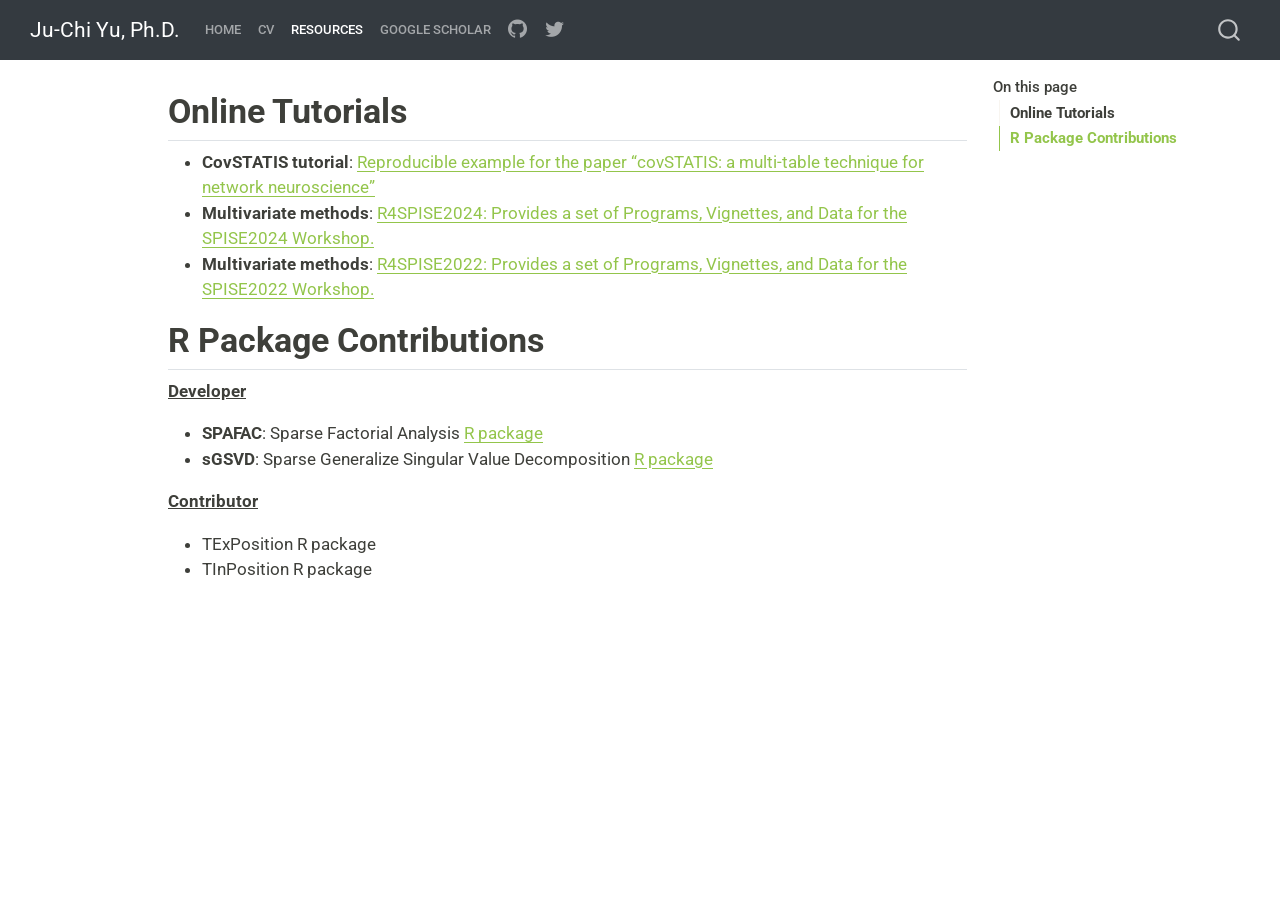
<file: _site/tutorials.html>
<!DOCTYPE html>
<html xmlns="http://www.w3.org/1999/xhtml" lang="en" xml:lang="en"><head>

<meta charset="utf-8">
<meta name="generator" content="quarto-1.4.555">

<meta name="viewport" content="width=device-width, initial-scale=1.0, user-scalable=yes">


<title>Ju-Chi Yu, Ph.D.&nbsp;-</title>
<style>
code{white-space: pre-wrap;}
span.smallcaps{font-variant: small-caps;}
div.columns{display: flex; gap: min(4vw, 1.5em);}
div.column{flex: auto; overflow-x: auto;}
div.hanging-indent{margin-left: 1.5em; text-indent: -1.5em;}
ul.task-list{list-style: none;}
ul.task-list li input[type="checkbox"] {
  width: 0.8em;
  margin: 0 0.8em 0.2em -1em; /* quarto-specific, see https://github.com/quarto-dev/quarto-cli/issues/4556 */ 
  vertical-align: middle;
}
</style>


<script src="site_libs/quarto-nav/quarto-nav.js"></script>
<script src="site_libs/quarto-nav/headroom.min.js"></script>
<script src="site_libs/clipboard/clipboard.min.js"></script>
<script src="site_libs/quarto-search/autocomplete.umd.js"></script>
<script src="site_libs/quarto-search/fuse.min.js"></script>
<script src="site_libs/quarto-search/quarto-search.js"></script>
<meta name="quarto:offset" content="./">
<script src="site_libs/quarto-html/quarto.js"></script>
<script src="site_libs/quarto-html/popper.min.js"></script>
<script src="site_libs/quarto-html/tippy.umd.min.js"></script>
<script src="site_libs/quarto-html/anchor.min.js"></script>
<link href="site_libs/quarto-html/tippy.css" rel="stylesheet">
<link href="site_libs/quarto-html/quarto-syntax-highlighting.css" rel="stylesheet" id="quarto-text-highlighting-styles">
<script src="site_libs/bootstrap/bootstrap.min.js"></script>
<link href="site_libs/bootstrap/bootstrap-icons.css" rel="stylesheet">
<link href="site_libs/bootstrap/bootstrap.min.css" rel="stylesheet" id="quarto-bootstrap" data-mode="light">
<script id="quarto-search-options" type="application/json">{
  "location": "navbar",
  "copy-button": false,
  "collapse-after": 3,
  "panel-placement": "end",
  "type": "overlay",
  "limit": 50,
  "keyboard-shortcut": [
    "f",
    "/",
    "s"
  ],
  "show-item-context": false,
  "language": {
    "search-no-results-text": "No results",
    "search-matching-documents-text": "matching documents",
    "search-copy-link-title": "Copy link to search",
    "search-hide-matches-text": "Hide additional matches",
    "search-more-match-text": "more match in this document",
    "search-more-matches-text": "more matches in this document",
    "search-clear-button-title": "Clear",
    "search-text-placeholder": "",
    "search-detached-cancel-button-title": "Cancel",
    "search-submit-button-title": "Submit",
    "search-label": "Search"
  }
}</script>


<link rel="stylesheet" href="css/bootstrap.min.css">
</head>

<body class="nav-fixed">

<div id="quarto-search-results"></div>
  <header id="quarto-header" class="headroom fixed-top">
    <nav class="navbar navbar-expand-lg " data-bs-theme="dark">
      <div class="navbar-container container-fluid">
      <div class="navbar-brand-container mx-auto">
    <a class="navbar-brand" href="./index.html">
    <span class="navbar-title">Ju-Chi Yu, Ph.D.</span>
    </a>
  </div>
            <div id="quarto-search" class="" title="Search"></div>
          <button class="navbar-toggler" type="button" data-bs-toggle="collapse" data-bs-target="#navbarCollapse" aria-controls="navbarCollapse" aria-expanded="false" aria-label="Toggle navigation" onclick="if (window.quartoToggleHeadroom) { window.quartoToggleHeadroom(); }">
  <span class="navbar-toggler-icon"></span>
</button>
          <div class="collapse navbar-collapse" id="navbarCollapse">
            <ul class="navbar-nav navbar-nav-scroll me-auto">
  <li class="nav-item">
    <a class="nav-link" href="./index.html"> 
<span class="menu-text">Home</span></a>
  </li>  
  <li class="nav-item">
    <a class="nav-link" href="./CV.html"> 
<span class="menu-text">CV</span></a>
  </li>  
  <li class="nav-item">
    <a class="nav-link active" href="./tutorials.html" aria-current="page"> 
<span class="menu-text">Resources</span></a>
  </li>  
  <li class="nav-item">
    <a class="nav-link" href="https://scholar.google.com.tw/citations?user=bkfSsy0AAAAJ&amp;hl=en"> 
<span class="menu-text">Google Scholar</span></a>
  </li>  
  <li class="nav-item compact">
    <a class="nav-link" href="https://github.com/juchiyu"> <i class="bi bi-github" role="img">
</i> 
<span class="menu-text"></span></a>
  </li>  
  <li class="nav-item compact">
    <a class="nav-link" href="https://X.com/juchiyu"> <i class="bi bi-twitter" role="img">
</i> 
<span class="menu-text"></span></a>
  </li>  
</ul>
          </div> <!-- /navcollapse -->
          <div class="quarto-navbar-tools">
</div>
      </div> <!-- /container-fluid -->
    </nav>
</header>
<!-- content -->
<div id="quarto-content" class="quarto-container page-columns page-rows-contents page-layout-article page-navbar">
<!-- sidebar -->
<!-- margin-sidebar -->
    <div id="quarto-margin-sidebar" class="sidebar margin-sidebar">
        <nav id="TOC" role="doc-toc" class="toc-active">
    <h2 id="toc-title">On this page</h2>
   
  <ul>
  <li><a href="#online-tutorials" id="toc-online-tutorials" class="nav-link active" data-scroll-target="#online-tutorials"><strong>Online Tutorials</strong></a></li>
  <li><a href="#r-package-contributions" id="toc-r-package-contributions" class="nav-link" data-scroll-target="#r-package-contributions"><strong>R Package Contributions</strong></a></li>
  </ul>
</nav>
    </div>
<!-- main -->
<main class="content" id="quarto-document-content">




<section id="online-tutorials" class="level2">
<h2 class="anchored" data-anchor-id="online-tutorials"><strong>Online Tutorials</strong></h2>
<ul>
<li><strong>CovSTATIS tutorial</strong>: <a href="https://giuliabaracc.github.io/covSTATIS_netneuro/">Reproducible example for the paper “covSTATIS: a multi-table technique for network neuroscience”</a></li>
<li><strong>Multivariate methods</strong>: <a href="https://vguillemot.github.io/R4SPISE2024/">R4SPISE2024: Provides a set of Programs, Vignettes, and Data for the SPISE2024 Workshop.</a></li>
<li><strong>Multivariate methods</strong>: <a href="https://herveabdi.github.io/R4SPISE2022/">R4SPISE2022: Provides a set of Programs, Vignettes, and Data for the SPISE2022 Workshop.</a></li>
</ul>
</section>
<section id="r-package-contributions" class="level2">
<h2 class="anchored" data-anchor-id="r-package-contributions"><strong>R Package Contributions</strong></h2>
<p><u><strong>Developer</strong></u></p>
<ul>
<li><strong>SPAFAC</strong>: Sparse Factorial Analysis <a href="https://github.com/juchiyu/SPAFAC">R package</a></li>
<li><strong>sGSVD</strong>: Sparse Generalize Singular Value Decomposition <a href="https://github.com/vguillemot/sGSVD">R package</a></li>
</ul>
<p><u><strong>Contributor</strong></u></p>
<ul>
<li>TExPosition R package</li>
<li>TInPosition R package</li>
</ul>


</section>

</main> <!-- /main -->
<script id="quarto-html-after-body" type="application/javascript">
window.document.addEventListener("DOMContentLoaded", function (event) {
  const toggleBodyColorMode = (bsSheetEl) => {
    const mode = bsSheetEl.getAttribute("data-mode");
    const bodyEl = window.document.querySelector("body");
    if (mode === "dark") {
      bodyEl.classList.add("quarto-dark");
      bodyEl.classList.remove("quarto-light");
    } else {
      bodyEl.classList.add("quarto-light");
      bodyEl.classList.remove("quarto-dark");
    }
  }
  const toggleBodyColorPrimary = () => {
    const bsSheetEl = window.document.querySelector("link#quarto-bootstrap");
    if (bsSheetEl) {
      toggleBodyColorMode(bsSheetEl);
    }
  }
  toggleBodyColorPrimary();  
  const icon = "";
  const anchorJS = new window.AnchorJS();
  anchorJS.options = {
    placement: 'right',
    icon: icon
  };
  anchorJS.add('.anchored');
  const isCodeAnnotation = (el) => {
    for (const clz of el.classList) {
      if (clz.startsWith('code-annotation-')) {                     
        return true;
      }
    }
    return false;
  }
  const clipboard = new window.ClipboardJS('.code-copy-button', {
    text: function(trigger) {
      const codeEl = trigger.previousElementSibling.cloneNode(true);
      for (const childEl of codeEl.children) {
        if (isCodeAnnotation(childEl)) {
          childEl.remove();
        }
      }
      return codeEl.innerText;
    }
  });
  clipboard.on('success', function(e) {
    // button target
    const button = e.trigger;
    // don't keep focus
    button.blur();
    // flash "checked"
    button.classList.add('code-copy-button-checked');
    var currentTitle = button.getAttribute("title");
    button.setAttribute("title", "Copied!");
    let tooltip;
    if (window.bootstrap) {
      button.setAttribute("data-bs-toggle", "tooltip");
      button.setAttribute("data-bs-placement", "left");
      button.setAttribute("data-bs-title", "Copied!");
      tooltip = new bootstrap.Tooltip(button, 
        { trigger: "manual", 
          customClass: "code-copy-button-tooltip",
          offset: [0, -8]});
      tooltip.show();    
    }
    setTimeout(function() {
      if (tooltip) {
        tooltip.hide();
        button.removeAttribute("data-bs-title");
        button.removeAttribute("data-bs-toggle");
        button.removeAttribute("data-bs-placement");
      }
      button.setAttribute("title", currentTitle);
      button.classList.remove('code-copy-button-checked');
    }, 1000);
    // clear code selection
    e.clearSelection();
  });
    var localhostRegex = new RegExp(/^(?:http|https):\/\/localhost\:?[0-9]*\//);
    var mailtoRegex = new RegExp(/^mailto:/);
      var filterRegex = new RegExp('/' + window.location.host + '/');
    var isInternal = (href) => {
        return filterRegex.test(href) || localhostRegex.test(href) || mailtoRegex.test(href);
    }
    // Inspect non-navigation links and adorn them if external
 	var links = window.document.querySelectorAll('a[href]:not(.nav-link):not(.navbar-brand):not(.toc-action):not(.sidebar-link):not(.sidebar-item-toggle):not(.pagination-link):not(.no-external):not([aria-hidden]):not(.dropdown-item):not(.quarto-navigation-tool)');
    for (var i=0; i<links.length; i++) {
      const link = links[i];
      if (!isInternal(link.href)) {
        // undo the damage that might have been done by quarto-nav.js in the case of
        // links that we want to consider external
        if (link.dataset.originalHref !== undefined) {
          link.href = link.dataset.originalHref;
        }
      }
    }
  function tippyHover(el, contentFn, onTriggerFn, onUntriggerFn) {
    const config = {
      allowHTML: true,
      maxWidth: 500,
      delay: 100,
      arrow: false,
      appendTo: function(el) {
          return el.parentElement;
      },
      interactive: true,
      interactiveBorder: 10,
      theme: 'quarto',
      placement: 'bottom-start',
    };
    if (contentFn) {
      config.content = contentFn;
    }
    if (onTriggerFn) {
      config.onTrigger = onTriggerFn;
    }
    if (onUntriggerFn) {
      config.onUntrigger = onUntriggerFn;
    }
    window.tippy(el, config); 
  }
  const noterefs = window.document.querySelectorAll('a[role="doc-noteref"]');
  for (var i=0; i<noterefs.length; i++) {
    const ref = noterefs[i];
    tippyHover(ref, function() {
      // use id or data attribute instead here
      let href = ref.getAttribute('data-footnote-href') || ref.getAttribute('href');
      try { href = new URL(href).hash; } catch {}
      const id = href.replace(/^#\/?/, "");
      const note = window.document.getElementById(id);
      if (note) {
        return note.innerHTML;
      } else {
        return "";
      }
    });
  }
  const xrefs = window.document.querySelectorAll('a.quarto-xref');
  const processXRef = (id, note) => {
    // Strip column container classes
    const stripColumnClz = (el) => {
      el.classList.remove("page-full", "page-columns");
      if (el.children) {
        for (const child of el.children) {
          stripColumnClz(child);
        }
      }
    }
    stripColumnClz(note)
    if (id === null || id.startsWith('sec-')) {
      // Special case sections, only their first couple elements
      const container = document.createElement("div");
      if (note.children && note.children.length > 2) {
        container.appendChild(note.children[0].cloneNode(true));
        for (let i = 1; i < note.children.length; i++) {
          const child = note.children[i];
          if (child.tagName === "P" && child.innerText === "") {
            continue;
          } else {
            container.appendChild(child.cloneNode(true));
            break;
          }
        }
        if (window.Quarto?.typesetMath) {
          window.Quarto.typesetMath(container);
        }
        return container.innerHTML
      } else {
        if (window.Quarto?.typesetMath) {
          window.Quarto.typesetMath(note);
        }
        return note.innerHTML;
      }
    } else {
      // Remove any anchor links if they are present
      const anchorLink = note.querySelector('a.anchorjs-link');
      if (anchorLink) {
        anchorLink.remove();
      }
      if (window.Quarto?.typesetMath) {
        window.Quarto.typesetMath(note);
      }
      // TODO in 1.5, we should make sure this works without a callout special case
      if (note.classList.contains("callout")) {
        return note.outerHTML;
      } else {
        return note.innerHTML;
      }
    }
  }
  for (var i=0; i<xrefs.length; i++) {
    const xref = xrefs[i];
    tippyHover(xref, undefined, function(instance) {
      instance.disable();
      let url = xref.getAttribute('href');
      let hash = undefined; 
      if (url.startsWith('#')) {
        hash = url;
      } else {
        try { hash = new URL(url).hash; } catch {}
      }
      if (hash) {
        const id = hash.replace(/^#\/?/, "");
        const note = window.document.getElementById(id);
        if (note !== null) {
          try {
            const html = processXRef(id, note.cloneNode(true));
            instance.setContent(html);
          } finally {
            instance.enable();
            instance.show();
          }
        } else {
          // See if we can fetch this
          fetch(url.split('#')[0])
          .then(res => res.text())
          .then(html => {
            const parser = new DOMParser();
            const htmlDoc = parser.parseFromString(html, "text/html");
            const note = htmlDoc.getElementById(id);
            if (note !== null) {
              const html = processXRef(id, note);
              instance.setContent(html);
            } 
          }).finally(() => {
            instance.enable();
            instance.show();
          });
        }
      } else {
        // See if we can fetch a full url (with no hash to target)
        // This is a special case and we should probably do some content thinning / targeting
        fetch(url)
        .then(res => res.text())
        .then(html => {
          const parser = new DOMParser();
          const htmlDoc = parser.parseFromString(html, "text/html");
          const note = htmlDoc.querySelector('main.content');
          if (note !== null) {
            // This should only happen for chapter cross references
            // (since there is no id in the URL)
            // remove the first header
            if (note.children.length > 0 && note.children[0].tagName === "HEADER") {
              note.children[0].remove();
            }
            const html = processXRef(null, note);
            instance.setContent(html);
          } 
        }).finally(() => {
          instance.enable();
          instance.show();
        });
      }
    }, function(instance) {
    });
  }
      let selectedAnnoteEl;
      const selectorForAnnotation = ( cell, annotation) => {
        let cellAttr = 'data-code-cell="' + cell + '"';
        let lineAttr = 'data-code-annotation="' +  annotation + '"';
        const selector = 'span[' + cellAttr + '][' + lineAttr + ']';
        return selector;
      }
      const selectCodeLines = (annoteEl) => {
        const doc = window.document;
        const targetCell = annoteEl.getAttribute("data-target-cell");
        const targetAnnotation = annoteEl.getAttribute("data-target-annotation");
        const annoteSpan = window.document.querySelector(selectorForAnnotation(targetCell, targetAnnotation));
        const lines = annoteSpan.getAttribute("data-code-lines").split(",");
        const lineIds = lines.map((line) => {
          return targetCell + "-" + line;
        })
        let top = null;
        let height = null;
        let parent = null;
        if (lineIds.length > 0) {
            //compute the position of the single el (top and bottom and make a div)
            const el = window.document.getElementById(lineIds[0]);
            top = el.offsetTop;
            height = el.offsetHeight;
            parent = el.parentElement.parentElement;
          if (lineIds.length > 1) {
            const lastEl = window.document.getElementById(lineIds[lineIds.length - 1]);
            const bottom = lastEl.offsetTop + lastEl.offsetHeight;
            height = bottom - top;
          }
          if (top !== null && height !== null && parent !== null) {
            // cook up a div (if necessary) and position it 
            let div = window.document.getElementById("code-annotation-line-highlight");
            if (div === null) {
              div = window.document.createElement("div");
              div.setAttribute("id", "code-annotation-line-highlight");
              div.style.position = 'absolute';
              parent.appendChild(div);
            }
            div.style.top = top - 2 + "px";
            div.style.height = height + 4 + "px";
            div.style.left = 0;
            let gutterDiv = window.document.getElementById("code-annotation-line-highlight-gutter");
            if (gutterDiv === null) {
              gutterDiv = window.document.createElement("div");
              gutterDiv.setAttribute("id", "code-annotation-line-highlight-gutter");
              gutterDiv.style.position = 'absolute';
              const codeCell = window.document.getElementById(targetCell);
              const gutter = codeCell.querySelector('.code-annotation-gutter');
              gutter.appendChild(gutterDiv);
            }
            gutterDiv.style.top = top - 2 + "px";
            gutterDiv.style.height = height + 4 + "px";
          }
          selectedAnnoteEl = annoteEl;
        }
      };
      const unselectCodeLines = () => {
        const elementsIds = ["code-annotation-line-highlight", "code-annotation-line-highlight-gutter"];
        elementsIds.forEach((elId) => {
          const div = window.document.getElementById(elId);
          if (div) {
            div.remove();
          }
        });
        selectedAnnoteEl = undefined;
      };
        // Handle positioning of the toggle
    window.addEventListener(
      "resize",
      throttle(() => {
        elRect = undefined;
        if (selectedAnnoteEl) {
          selectCodeLines(selectedAnnoteEl);
        }
      }, 10)
    );
    function throttle(fn, ms) {
    let throttle = false;
    let timer;
      return (...args) => {
        if(!throttle) { // first call gets through
            fn.apply(this, args);
            throttle = true;
        } else { // all the others get throttled
            if(timer) clearTimeout(timer); // cancel #2
            timer = setTimeout(() => {
              fn.apply(this, args);
              timer = throttle = false;
            }, ms);
        }
      };
    }
      // Attach click handler to the DT
      const annoteDls = window.document.querySelectorAll('dt[data-target-cell]');
      for (const annoteDlNode of annoteDls) {
        annoteDlNode.addEventListener('click', (event) => {
          const clickedEl = event.target;
          if (clickedEl !== selectedAnnoteEl) {
            unselectCodeLines();
            const activeEl = window.document.querySelector('dt[data-target-cell].code-annotation-active');
            if (activeEl) {
              activeEl.classList.remove('code-annotation-active');
            }
            selectCodeLines(clickedEl);
            clickedEl.classList.add('code-annotation-active');
          } else {
            // Unselect the line
            unselectCodeLines();
            clickedEl.classList.remove('code-annotation-active');
          }
        });
      }
  const findCites = (el) => {
    const parentEl = el.parentElement;
    if (parentEl) {
      const cites = parentEl.dataset.cites;
      if (cites) {
        return {
          el,
          cites: cites.split(' ')
        };
      } else {
        return findCites(el.parentElement)
      }
    } else {
      return undefined;
    }
  };
  var bibliorefs = window.document.querySelectorAll('a[role="doc-biblioref"]');
  for (var i=0; i<bibliorefs.length; i++) {
    const ref = bibliorefs[i];
    const citeInfo = findCites(ref);
    if (citeInfo) {
      tippyHover(citeInfo.el, function() {
        var popup = window.document.createElement('div');
        citeInfo.cites.forEach(function(cite) {
          var citeDiv = window.document.createElement('div');
          citeDiv.classList.add('hanging-indent');
          citeDiv.classList.add('csl-entry');
          var biblioDiv = window.document.getElementById('ref-' + cite);
          if (biblioDiv) {
            citeDiv.innerHTML = biblioDiv.innerHTML;
          }
          popup.appendChild(citeDiv);
        });
        return popup.innerHTML;
      });
    }
  }
});
</script>
</div> <!-- /content -->




</body></html>
</file>
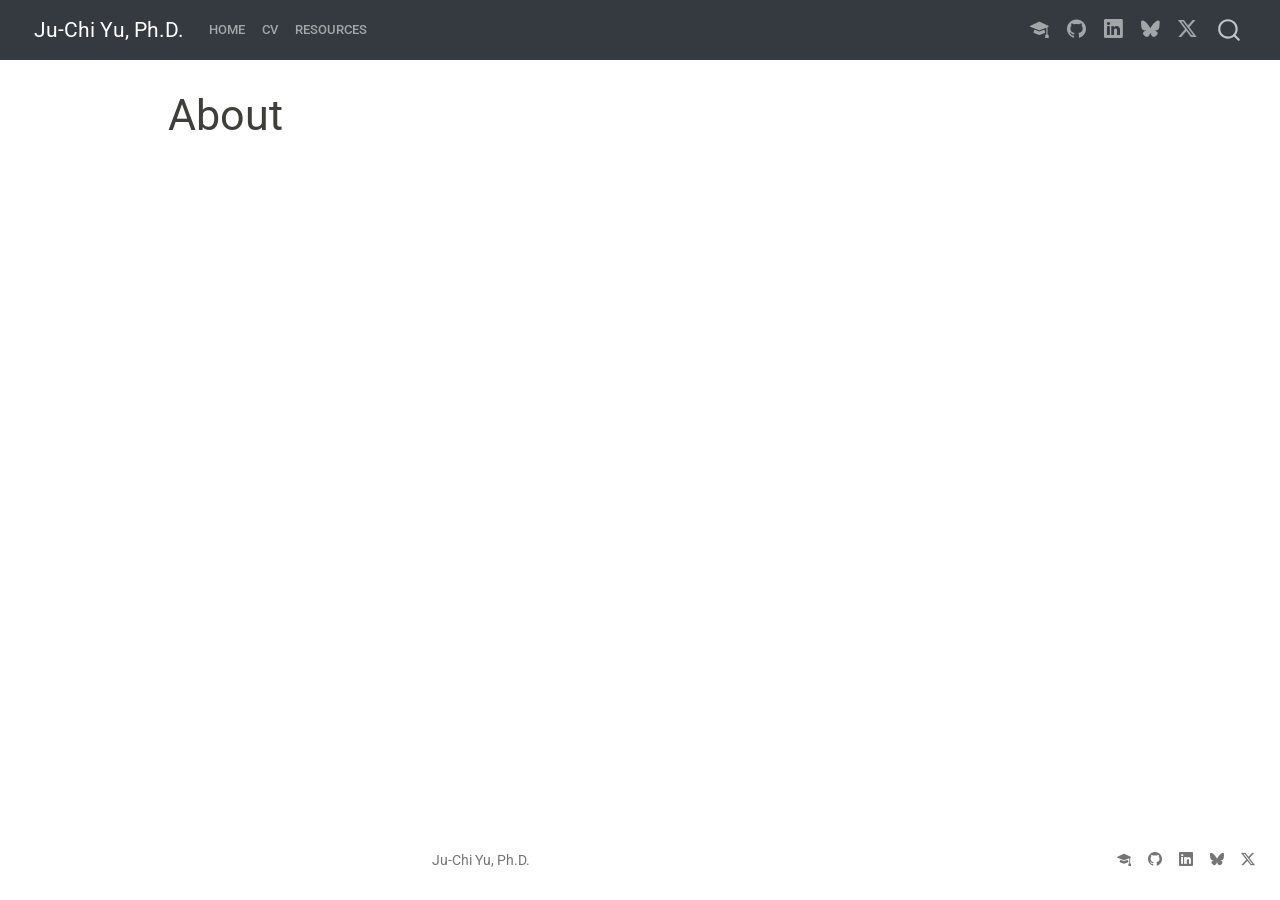
<file: docs/about.html>
<!DOCTYPE html>
<html xmlns="http://www.w3.org/1999/xhtml" lang="zh-TW" xml:lang="zh-TW"><head>

<meta charset="utf-8">
<meta name="generator" content="quarto-1.8.25">

<meta name="viewport" content="width=device-width, initial-scale=1.0, user-scalable=yes">


<title>About – Ju-Chi Yu, Ph.D.</title>
<style>
code{white-space: pre-wrap;}
span.smallcaps{font-variant: small-caps;}
div.columns{display: flex; gap: min(4vw, 1.5em);}
div.column{flex: auto; overflow-x: auto;}
div.hanging-indent{margin-left: 1.5em; text-indent: -1.5em;}
ul.task-list{list-style: none;}
ul.task-list li input[type="checkbox"] {
  width: 0.8em;
  margin: 0 0.8em 0.2em -1em; /* quarto-specific, see https://github.com/quarto-dev/quarto-cli/issues/4556 */ 
  vertical-align: middle;
}
</style>


<script src="site_libs/quarto-nav/quarto-nav.js"></script>
<script src="site_libs/quarto-nav/headroom.min.js"></script>
<script src="site_libs/clipboard/clipboard.min.js"></script>
<script src="site_libs/quarto-search/autocomplete.umd.js"></script>
<script src="site_libs/quarto-search/fuse.min.js"></script>
<script src="site_libs/quarto-search/quarto-search.js"></script>
<meta name="quarto:offset" content="./">
<script src="site_libs/quarto-html/quarto.js" type="module"></script>
<script src="site_libs/quarto-html/tabsets/tabsets.js" type="module"></script>
<script src="site_libs/quarto-html/axe/axe-check.js" type="module"></script>
<script src="site_libs/quarto-html/popper.min.js"></script>
<script src="site_libs/quarto-html/tippy.umd.min.js"></script>
<script src="site_libs/quarto-html/anchor.min.js"></script>
<link href="site_libs/quarto-html/tippy.css" rel="stylesheet">
<link href="site_libs/quarto-html/quarto-syntax-highlighting-7b89279ff1a6dce999919e0e67d4d9ec.css" rel="stylesheet" id="quarto-text-highlighting-styles">
<script src="site_libs/bootstrap/bootstrap.min.js"></script>
<link href="site_libs/bootstrap/bootstrap-icons.css" rel="stylesheet">
<link href="site_libs/bootstrap/bootstrap-1b0a7aedc9ae417ed7c9917c068aa1f8.min.css" rel="stylesheet" append-hash="true" id="quarto-bootstrap" data-mode="light">
<script id="quarto-search-options" type="application/json">{
  "location": "navbar",
  "copy-button": false,
  "collapse-after": 3,
  "panel-placement": "end",
  "type": "overlay",
  "limit": 50,
  "keyboard-shortcut": [
    "f",
    "/",
    "s"
  ],
  "show-item-context": false,
  "language": {
    "search-no-results-text": "沒有結果",
    "search-matching-documents-text": "符合的文件",
    "search-copy-link-title": "複製搜尋連結",
    "search-hide-matches-text": "隱藏其他符合的結果",
    "search-more-match-text": "更多符合結果",
    "search-more-matches-text": "更多符合結果",
    "search-clear-button-title": "清除",
    "search-text-placeholder": "",
    "search-detached-cancel-button-title": "取消",
    "search-submit-button-title": "送出",
    "search-label": "搜尋"
  }
}</script>
<script async="" src="https://www.googletagmanager.com/gtag/js?id=G-0VWQVF21VS"></script>

<script type="text/javascript">

window.dataLayer = window.dataLayer || [];
function gtag(){dataLayer.push(arguments);}
gtag('js', new Date());
gtag('config', 'G-0VWQVF21VS', { 'anonymize_ip': true});
</script>


<link rel="stylesheet" href="css/bootstrap.min.css">
</head>

<body class="nav-fixed quarto-light">

<div id="quarto-search-results"></div>
  <header id="quarto-header" class="headroom fixed-top">
    <nav class="navbar navbar-expand-lg " data-bs-theme="dark">
      <div class="navbar-container container-fluid">
      <div class="navbar-brand-container mx-auto">
    <a href="./index.html" class="navbar-brand navbar-brand-logo">
    </a>
    <a class="navbar-brand" href="./index.html">
    <span class="navbar-title">Ju-Chi Yu, Ph.D.</span>
    </a>
  </div>
            <div id="quarto-search" class="" title="搜尋"></div>
          <button class="navbar-toggler" type="button" data-bs-toggle="collapse" data-bs-target="#navbarCollapse" aria-controls="navbarCollapse" role="menu" aria-expanded="false" aria-label="切換導航列" onclick="if (window.quartoToggleHeadroom) { window.quartoToggleHeadroom(); }">
  <span class="navbar-toggler-icon"></span>
</button>
          <div class="collapse navbar-collapse" id="navbarCollapse">
            <ul class="navbar-nav navbar-nav-scroll me-auto">
  <li class="nav-item">
    <a class="nav-link" href="./index.html"> 
<span class="menu-text">Home</span></a>
  </li>  
  <li class="nav-item">
    <a class="nav-link" href="./CV.html"> 
<span class="menu-text">CV</span></a>
  </li>  
  <li class="nav-item">
    <a class="nav-link" href="./tutorials.html"> 
<span class="menu-text">Resources</span></a>
  </li>  
</ul>
            <ul class="navbar-nav navbar-nav-scroll ms-auto">
  <li class="nav-item compact">
    <a class="nav-link" href="https://scholar.google.com.tw/citations?user=bkfSsy0AAAAJ&amp;hl=en"> <i class="bi bi-mortarboard-fill" role="img">
</i> 
<span class="menu-text"></span></a>
  </li>  
  <li class="nav-item compact">
    <a class="nav-link" href="https://github.com/juchiyu"> <i class="bi bi-github" role="img">
</i> 
<span class="menu-text"></span></a>
  </li>  
  <li class="nav-item compact">
    <a class="nav-link" href="https://www.linkedin.com/in/ju-chi-yu-83270695/"> <i class="bi bi-linkedin" role="img">
</i> 
<span class="menu-text"></span></a>
  </li>  
  <li class="nav-item compact">
    <a class="nav-link" href="https://bsky.app/profile/juchiyu.bsky.social"> <i class="bi bi-bluesky" role="img">
</i> 
<span class="menu-text"></span></a>
  </li>  
  <li class="nav-item compact">
    <a class="nav-link" href="https://X.com/juchiyu"> <i class="bi bi-twitter-x" role="img">
</i> 
<span class="menu-text"></span></a>
  </li>  
</ul>
          </div> <!-- /navcollapse -->
            <div class="quarto-navbar-tools">
</div>
      </div> <!-- /container-fluid -->
    </nav>
</header>
<!-- content -->
<div id="quarto-content" class="quarto-container page-columns page-rows-contents page-layout-article page-navbar">
<!-- sidebar -->
<!-- margin-sidebar -->
    <div id="quarto-margin-sidebar" class="sidebar margin-sidebar zindex-bottom">
        
    </div>
<!-- main -->
<main class="content" id="quarto-document-content">

<header id="title-block-header" class="quarto-title-block default">
<div class="quarto-title">
<h1 class="title">About</h1>
</div>



<div class="quarto-title-meta">

    
  
    
  </div>
  


</header>


<meta charset="UTF-8">



</main> <!-- /main -->
<script id="quarto-html-after-body" type="application/javascript">
  window.document.addEventListener("DOMContentLoaded", function (event) {
    const icon = "";
    const anchorJS = new window.AnchorJS();
    anchorJS.options = {
      placement: 'right',
      icon: icon
    };
    anchorJS.add('.anchored');
    const isCodeAnnotation = (el) => {
      for (const clz of el.classList) {
        if (clz.startsWith('code-annotation-')) {                     
          return true;
        }
      }
      return false;
    }
    const onCopySuccess = function(e) {
      // button target
      const button = e.trigger;
      // don't keep focus
      button.blur();
      // flash "checked"
      button.classList.add('code-copy-button-checked');
      var currentTitle = button.getAttribute("title");
      button.setAttribute("title", "已複製");
      let tooltip;
      if (window.bootstrap) {
        button.setAttribute("data-bs-toggle", "tooltip");
        button.setAttribute("data-bs-placement", "left");
        button.setAttribute("data-bs-title", "已複製");
        tooltip = new bootstrap.Tooltip(button, 
          { trigger: "manual", 
            customClass: "code-copy-button-tooltip",
            offset: [0, -8]});
        tooltip.show();    
      }
      setTimeout(function() {
        if (tooltip) {
          tooltip.hide();
          button.removeAttribute("data-bs-title");
          button.removeAttribute("data-bs-toggle");
          button.removeAttribute("data-bs-placement");
        }
        button.setAttribute("title", currentTitle);
        button.classList.remove('code-copy-button-checked');
      }, 1000);
      // clear code selection
      e.clearSelection();
    }
    const getTextToCopy = function(trigger) {
      const outerScaffold = trigger.parentElement.cloneNode(true);
      const codeEl = outerScaffold.querySelector('code');
      for (const childEl of codeEl.children) {
        if (isCodeAnnotation(childEl)) {
          childEl.remove();
        }
      }
      return codeEl.innerText;
    }
    const clipboard = new window.ClipboardJS('.code-copy-button:not([data-in-quarto-modal])', {
      text: getTextToCopy
    });
    clipboard.on('success', onCopySuccess);
    if (window.document.getElementById('quarto-embedded-source-code-modal')) {
      const clipboardModal = new window.ClipboardJS('.code-copy-button[data-in-quarto-modal]', {
        text: getTextToCopy,
        container: window.document.getElementById('quarto-embedded-source-code-modal')
      });
      clipboardModal.on('success', onCopySuccess);
    }
      var localhostRegex = new RegExp(/^(?:http|https):\/\/localhost\:?[0-9]*\//);
      var mailtoRegex = new RegExp(/^mailto:/);
        var filterRegex = new RegExp('/' + window.location.host + '/');
      var isInternal = (href) => {
          return filterRegex.test(href) || localhostRegex.test(href) || mailtoRegex.test(href);
      }
      // Inspect non-navigation links and adorn them if external
     var links = window.document.querySelectorAll('a[href]:not(.nav-link):not(.navbar-brand):not(.toc-action):not(.sidebar-link):not(.sidebar-item-toggle):not(.pagination-link):not(.no-external):not([aria-hidden]):not(.dropdown-item):not(.quarto-navigation-tool):not(.about-link)');
      for (var i=0; i<links.length; i++) {
        const link = links[i];
        if (!isInternal(link.href)) {
          // undo the damage that might have been done by quarto-nav.js in the case of
          // links that we want to consider external
          if (link.dataset.originalHref !== undefined) {
            link.href = link.dataset.originalHref;
          }
        }
      }
    function tippyHover(el, contentFn, onTriggerFn, onUntriggerFn) {
      const config = {
        allowHTML: true,
        maxWidth: 500,
        delay: 100,
        arrow: false,
        appendTo: function(el) {
            return el.parentElement;
        },
        interactive: true,
        interactiveBorder: 10,
        theme: 'quarto',
        placement: 'bottom-start',
      };
      if (contentFn) {
        config.content = contentFn;
      }
      if (onTriggerFn) {
        config.onTrigger = onTriggerFn;
      }
      if (onUntriggerFn) {
        config.onUntrigger = onUntriggerFn;
      }
      window.tippy(el, config); 
    }
    const noterefs = window.document.querySelectorAll('a[role="doc-noteref"]');
    for (var i=0; i<noterefs.length; i++) {
      const ref = noterefs[i];
      tippyHover(ref, function() {
        // use id or data attribute instead here
        let href = ref.getAttribute('data-footnote-href') || ref.getAttribute('href');
        try { href = new URL(href).hash; } catch {}
        const id = href.replace(/^#\/?/, "");
        const note = window.document.getElementById(id);
        if (note) {
          return note.innerHTML;
        } else {
          return "";
        }
      });
    }
    const xrefs = window.document.querySelectorAll('a.quarto-xref');
    const processXRef = (id, note) => {
      // Strip column container classes
      const stripColumnClz = (el) => {
        el.classList.remove("page-full", "page-columns");
        if (el.children) {
          for (const child of el.children) {
            stripColumnClz(child);
          }
        }
      }
      stripColumnClz(note)
      if (id === null || id.startsWith('sec-')) {
        // Special case sections, only their first couple elements
        const container = document.createElement("div");
        if (note.children && note.children.length > 2) {
          container.appendChild(note.children[0].cloneNode(true));
          for (let i = 1; i < note.children.length; i++) {
            const child = note.children[i];
            if (child.tagName === "P" && child.innerText === "") {
              continue;
            } else {
              container.appendChild(child.cloneNode(true));
              break;
            }
          }
          if (window.Quarto?.typesetMath) {
            window.Quarto.typesetMath(container);
          }
          return container.innerHTML
        } else {
          if (window.Quarto?.typesetMath) {
            window.Quarto.typesetMath(note);
          }
          return note.innerHTML;
        }
      } else {
        // Remove any anchor links if they are present
        const anchorLink = note.querySelector('a.anchorjs-link');
        if (anchorLink) {
          anchorLink.remove();
        }
        if (window.Quarto?.typesetMath) {
          window.Quarto.typesetMath(note);
        }
        if (note.classList.contains("callout")) {
          return note.outerHTML;
        } else {
          return note.innerHTML;
        }
      }
    }
    for (var i=0; i<xrefs.length; i++) {
      const xref = xrefs[i];
      tippyHover(xref, undefined, function(instance) {
        instance.disable();
        let url = xref.getAttribute('href');
        let hash = undefined; 
        if (url.startsWith('#')) {
          hash = url;
        } else {
          try { hash = new URL(url).hash; } catch {}
        }
        if (hash) {
          const id = hash.replace(/^#\/?/, "");
          const note = window.document.getElementById(id);
          if (note !== null) {
            try {
              const html = processXRef(id, note.cloneNode(true));
              instance.setContent(html);
            } finally {
              instance.enable();
              instance.show();
            }
          } else {
            // See if we can fetch this
            fetch(url.split('#')[0])
            .then(res => res.text())
            .then(html => {
              const parser = new DOMParser();
              const htmlDoc = parser.parseFromString(html, "text/html");
              const note = htmlDoc.getElementById(id);
              if (note !== null) {
                const html = processXRef(id, note);
                instance.setContent(html);
              } 
            }).finally(() => {
              instance.enable();
              instance.show();
            });
          }
        } else {
          // See if we can fetch a full url (with no hash to target)
          // This is a special case and we should probably do some content thinning / targeting
          fetch(url)
          .then(res => res.text())
          .then(html => {
            const parser = new DOMParser();
            const htmlDoc = parser.parseFromString(html, "text/html");
            const note = htmlDoc.querySelector('main.content');
            if (note !== null) {
              // This should only happen for chapter cross references
              // (since there is no id in the URL)
              // remove the first header
              if (note.children.length > 0 && note.children[0].tagName === "HEADER") {
                note.children[0].remove();
              }
              const html = processXRef(null, note);
              instance.setContent(html);
            } 
          }).finally(() => {
            instance.enable();
            instance.show();
          });
        }
      }, function(instance) {
      });
    }
        let selectedAnnoteEl;
        const selectorForAnnotation = ( cell, annotation) => {
          let cellAttr = 'data-code-cell="' + cell + '"';
          let lineAttr = 'data-code-annotation="' +  annotation + '"';
          const selector = 'span[' + cellAttr + '][' + lineAttr + ']';
          return selector;
        }
        const selectCodeLines = (annoteEl) => {
          const doc = window.document;
          const targetCell = annoteEl.getAttribute("data-target-cell");
          const targetAnnotation = annoteEl.getAttribute("data-target-annotation");
          const annoteSpan = window.document.querySelector(selectorForAnnotation(targetCell, targetAnnotation));
          const lines = annoteSpan.getAttribute("data-code-lines").split(",");
          const lineIds = lines.map((line) => {
            return targetCell + "-" + line;
          })
          let top = null;
          let height = null;
          let parent = null;
          if (lineIds.length > 0) {
              //compute the position of the single el (top and bottom and make a div)
              const el = window.document.getElementById(lineIds[0]);
              top = el.offsetTop;
              height = el.offsetHeight;
              parent = el.parentElement.parentElement;
            if (lineIds.length > 1) {
              const lastEl = window.document.getElementById(lineIds[lineIds.length - 1]);
              const bottom = lastEl.offsetTop + lastEl.offsetHeight;
              height = bottom - top;
            }
            if (top !== null && height !== null && parent !== null) {
              // cook up a div (if necessary) and position it 
              let div = window.document.getElementById("code-annotation-line-highlight");
              if (div === null) {
                div = window.document.createElement("div");
                div.setAttribute("id", "code-annotation-line-highlight");
                div.style.position = 'absolute';
                parent.appendChild(div);
              }
              div.style.top = top - 2 + "px";
              div.style.height = height + 4 + "px";
              div.style.left = 0;
              let gutterDiv = window.document.getElementById("code-annotation-line-highlight-gutter");
              if (gutterDiv === null) {
                gutterDiv = window.document.createElement("div");
                gutterDiv.setAttribute("id", "code-annotation-line-highlight-gutter");
                gutterDiv.style.position = 'absolute';
                const codeCell = window.document.getElementById(targetCell);
                const gutter = codeCell.querySelector('.code-annotation-gutter');
                gutter.appendChild(gutterDiv);
              }
              gutterDiv.style.top = top - 2 + "px";
              gutterDiv.style.height = height + 4 + "px";
            }
            selectedAnnoteEl = annoteEl;
          }
        };
        const unselectCodeLines = () => {
          const elementsIds = ["code-annotation-line-highlight", "code-annotation-line-highlight-gutter"];
          elementsIds.forEach((elId) => {
            const div = window.document.getElementById(elId);
            if (div) {
              div.remove();
            }
          });
          selectedAnnoteEl = undefined;
        };
          // Handle positioning of the toggle
      window.addEventListener(
        "resize",
        throttle(() => {
          elRect = undefined;
          if (selectedAnnoteEl) {
            selectCodeLines(selectedAnnoteEl);
          }
        }, 10)
      );
      function throttle(fn, ms) {
      let throttle = false;
      let timer;
        return (...args) => {
          if(!throttle) { // first call gets through
              fn.apply(this, args);
              throttle = true;
          } else { // all the others get throttled
              if(timer) clearTimeout(timer); // cancel #2
              timer = setTimeout(() => {
                fn.apply(this, args);
                timer = throttle = false;
              }, ms);
          }
        };
      }
        // Attach click handler to the DT
        const annoteDls = window.document.querySelectorAll('dt[data-target-cell]');
        for (const annoteDlNode of annoteDls) {
          annoteDlNode.addEventListener('click', (event) => {
            const clickedEl = event.target;
            if (clickedEl !== selectedAnnoteEl) {
              unselectCodeLines();
              const activeEl = window.document.querySelector('dt[data-target-cell].code-annotation-active');
              if (activeEl) {
                activeEl.classList.remove('code-annotation-active');
              }
              selectCodeLines(clickedEl);
              clickedEl.classList.add('code-annotation-active');
            } else {
              // Unselect the line
              unselectCodeLines();
              clickedEl.classList.remove('code-annotation-active');
            }
          });
        }
    const findCites = (el) => {
      const parentEl = el.parentElement;
      if (parentEl) {
        const cites = parentEl.dataset.cites;
        if (cites) {
          return {
            el,
            cites: cites.split(' ')
          };
        } else {
          return findCites(el.parentElement)
        }
      } else {
        return undefined;
      }
    };
    var bibliorefs = window.document.querySelectorAll('a[role="doc-biblioref"]');
    for (var i=0; i<bibliorefs.length; i++) {
      const ref = bibliorefs[i];
      const citeInfo = findCites(ref);
      if (citeInfo) {
        tippyHover(citeInfo.el, function() {
          var popup = window.document.createElement('div');
          citeInfo.cites.forEach(function(cite) {
            var citeDiv = window.document.createElement('div');
            citeDiv.classList.add('hanging-indent');
            citeDiv.classList.add('csl-entry');
            var biblioDiv = window.document.getElementById('ref-' + cite);
            if (biblioDiv) {
              citeDiv.innerHTML = biblioDiv.innerHTML;
            }
            popup.appendChild(citeDiv);
          });
          return popup.innerHTML;
        });
      }
    }
  });
  </script>
</div> <!-- /content -->
<footer class="footer">
  <div class="nav-footer">
    <div class="nav-footer-left">
      &nbsp;
    </div>   
    <div class="nav-footer-center">
<p>Ju-Chi Yu, Ph.D.</p>
</div>
    <div class="nav-footer-right">
      <ul class="footer-items list-unstyled">
    <li class="nav-item compact">
    <a class="nav-link" href="https://scholar.google.com.tw/citations?user=bkfSsy0AAAAJ&amp;hl=en">
      <i class="bi bi-mortarboard-fill" role="img">
</i> 
    </a>
  </li>  
    <li class="nav-item compact">
    <a class="nav-link" href="https://github.com/juchiyu">
      <i class="bi bi-github" role="img">
</i> 
    </a>
  </li>  
    <li class="nav-item compact">
    <a class="nav-link" href="https://www.linkedin.com/in/ju-chi-yu-83270695/">
      <i class="bi bi-linkedin" role="img">
</i> 
    </a>
  </li>  
    <li class="nav-item compact">
    <a class="nav-link" href="https://bsky.app/profile/juchiyu.bsky.social">
      <i class="bi bi-bluesky" role="img">
</i> 
    </a>
  </li>  
    <li class="nav-item compact">
    <a class="nav-link" href="https://X.com/juchiyu">
      <i class="bi bi-twitter-x" role="img">
</i> 
    </a>
  </li>  
</ul>
    </div>
  </div>
</footer>




</body></html>
</file>
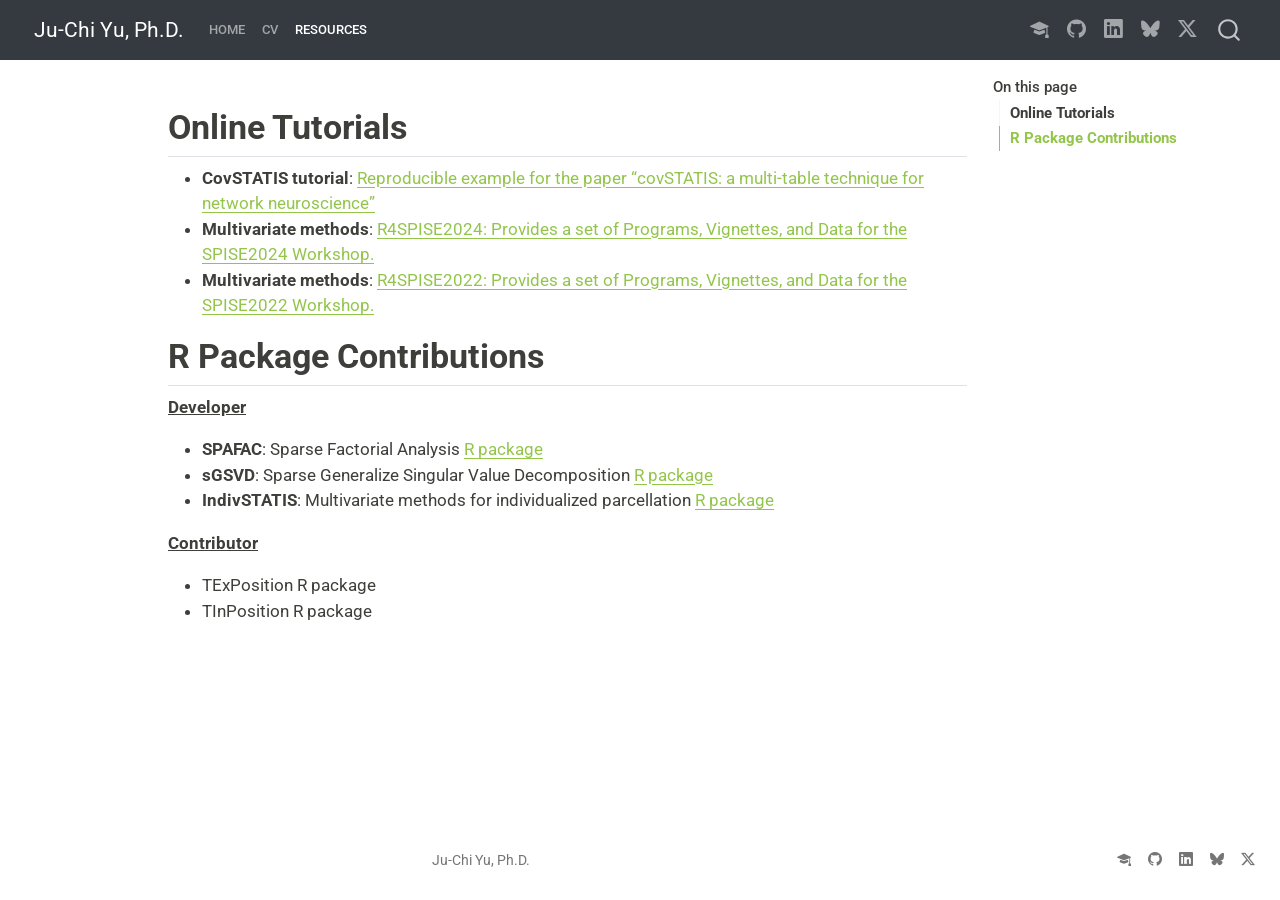
<file: docs/tutorials.html>
<!DOCTYPE html>
<html xmlns="http://www.w3.org/1999/xhtml" lang="en" xml:lang="en"><head>

<meta charset="utf-8">
<meta name="generator" content="quarto-1.8.25">

<meta name="viewport" content="width=device-width, initial-scale=1.0, user-scalable=yes">


<title>tutorials – Ju-Chi Yu, Ph.D.</title>
<style>
code{white-space: pre-wrap;}
span.smallcaps{font-variant: small-caps;}
div.columns{display: flex; gap: min(4vw, 1.5em);}
div.column{flex: auto; overflow-x: auto;}
div.hanging-indent{margin-left: 1.5em; text-indent: -1.5em;}
ul.task-list{list-style: none;}
ul.task-list li input[type="checkbox"] {
  width: 0.8em;
  margin: 0 0.8em 0.2em -1em; /* quarto-specific, see https://github.com/quarto-dev/quarto-cli/issues/4556 */ 
  vertical-align: middle;
}
</style>


<script src="site_libs/quarto-nav/quarto-nav.js"></script>
<script src="site_libs/quarto-nav/headroom.min.js"></script>
<script src="site_libs/clipboard/clipboard.min.js"></script>
<script src="site_libs/quarto-search/autocomplete.umd.js"></script>
<script src="site_libs/quarto-search/fuse.min.js"></script>
<script src="site_libs/quarto-search/quarto-search.js"></script>
<meta name="quarto:offset" content="./">
<script src="site_libs/quarto-html/quarto.js" type="module"></script>
<script src="site_libs/quarto-html/tabsets/tabsets.js" type="module"></script>
<script src="site_libs/quarto-html/axe/axe-check.js" type="module"></script>
<script src="site_libs/quarto-html/popper.min.js"></script>
<script src="site_libs/quarto-html/tippy.umd.min.js"></script>
<script src="site_libs/quarto-html/anchor.min.js"></script>
<link href="site_libs/quarto-html/tippy.css" rel="stylesheet">
<link href="site_libs/quarto-html/quarto-syntax-highlighting-7b89279ff1a6dce999919e0e67d4d9ec.css" rel="stylesheet" id="quarto-text-highlighting-styles">
<script src="site_libs/bootstrap/bootstrap.min.js"></script>
<link href="site_libs/bootstrap/bootstrap-icons.css" rel="stylesheet">
<link href="site_libs/bootstrap/bootstrap-acb86da7cc94e534617b9af23b514896.min.css" rel="stylesheet" append-hash="true" id="quarto-bootstrap" data-mode="light">
<script id="quarto-search-options" type="application/json">{
  "location": "navbar",
  "copy-button": false,
  "collapse-after": 3,
  "panel-placement": "end",
  "type": "overlay",
  "limit": 50,
  "keyboard-shortcut": [
    "f",
    "/",
    "s"
  ],
  "show-item-context": false,
  "language": {
    "search-no-results-text": "No results",
    "search-matching-documents-text": "matching documents",
    "search-copy-link-title": "Copy link to search",
    "search-hide-matches-text": "Hide additional matches",
    "search-more-match-text": "more match in this document",
    "search-more-matches-text": "more matches in this document",
    "search-clear-button-title": "Clear",
    "search-text-placeholder": "",
    "search-detached-cancel-button-title": "Cancel",
    "search-submit-button-title": "Submit",
    "search-label": "Search"
  }
}</script>
<script async="" src="https://www.googletagmanager.com/gtag/js?id=G-0VWQVF21VS"></script>

<script type="text/javascript">

window.dataLayer = window.dataLayer || [];
function gtag(){dataLayer.push(arguments);}
gtag('js', new Date());
gtag('config', 'G-0VWQVF21VS', { 'anonymize_ip': true});
</script>


<link rel="stylesheet" href="css/bootstrap.min.css">
</head>

<body class="nav-fixed quarto-light">

<div id="quarto-search-results"></div>
  <header id="quarto-header" class="headroom fixed-top">
    <nav class="navbar navbar-expand-lg " data-bs-theme="dark">
      <div class="navbar-container container-fluid">
      <div class="navbar-brand-container mx-auto">
    <a href="./index.html" class="navbar-brand navbar-brand-logo">
    </a>
    <a class="navbar-brand" href="./index.html">
    <span class="navbar-title">Ju-Chi Yu, Ph.D.</span>
    </a>
  </div>
            <div id="quarto-search" class="" title="Search"></div>
          <button class="navbar-toggler" type="button" data-bs-toggle="collapse" data-bs-target="#navbarCollapse" aria-controls="navbarCollapse" role="menu" aria-expanded="false" aria-label="Toggle navigation" onclick="if (window.quartoToggleHeadroom) { window.quartoToggleHeadroom(); }">
  <span class="navbar-toggler-icon"></span>
</button>
          <div class="collapse navbar-collapse" id="navbarCollapse">
            <ul class="navbar-nav navbar-nav-scroll me-auto">
  <li class="nav-item">
    <a class="nav-link" href="./index.html"> 
<span class="menu-text">Home</span></a>
  </li>  
  <li class="nav-item">
    <a class="nav-link" href="./CV.html"> 
<span class="menu-text">CV</span></a>
  </li>  
  <li class="nav-item">
    <a class="nav-link active" href="./tutorials.html" aria-current="page"> 
<span class="menu-text">Resources</span></a>
  </li>  
</ul>
            <ul class="navbar-nav navbar-nav-scroll ms-auto">
  <li class="nav-item compact">
    <a class="nav-link" href="https://scholar.google.com.tw/citations?user=bkfSsy0AAAAJ&amp;hl=en"> <i class="bi bi-mortarboard-fill" role="img">
</i> 
<span class="menu-text"></span></a>
  </li>  
  <li class="nav-item compact">
    <a class="nav-link" href="https://github.com/juchiyu"> <i class="bi bi-github" role="img">
</i> 
<span class="menu-text"></span></a>
  </li>  
  <li class="nav-item compact">
    <a class="nav-link" href="https://www.linkedin.com/in/ju-chi-yu-83270695/"> <i class="bi bi-linkedin" role="img">
</i> 
<span class="menu-text"></span></a>
  </li>  
  <li class="nav-item compact">
    <a class="nav-link" href="https://bsky.app/profile/juchiyu.bsky.social"> <i class="bi bi-bluesky" role="img">
</i> 
<span class="menu-text"></span></a>
  </li>  
  <li class="nav-item compact">
    <a class="nav-link" href="https://X.com/juchiyu"> <i class="bi bi-twitter-x" role="img">
</i> 
<span class="menu-text"></span></a>
  </li>  
</ul>
          </div> <!-- /navcollapse -->
            <div class="quarto-navbar-tools">
</div>
      </div> <!-- /container-fluid -->
    </nav>
</header>
<!-- content -->
<div id="quarto-content" class="quarto-container page-columns page-rows-contents page-layout-article page-navbar">
<!-- sidebar -->
<!-- margin-sidebar -->
    <div id="quarto-margin-sidebar" class="sidebar margin-sidebar">
        <nav id="TOC" role="doc-toc" class="toc-active">
    <h2 id="toc-title">On this page</h2>
   
  <ul>
  <li><a href="#online-tutorials" id="toc-online-tutorials" class="nav-link active" data-scroll-target="#online-tutorials"><strong>Online Tutorials</strong></a></li>
  <li><a href="#r-package-contributions" id="toc-r-package-contributions" class="nav-link" data-scroll-target="#r-package-contributions"><strong>R Package Contributions</strong></a></li>
  </ul>
</nav>
    </div>
<!-- main -->
<main class="content" id="quarto-document-content"><header id="title-block-header" class="quarto-title-block"></header>




<section id="online-tutorials" class="level2">
<h2 class="anchored" data-anchor-id="online-tutorials"><strong>Online Tutorials</strong></h2>
<ul>
<li><strong>CovSTATIS tutorial</strong>: <a href="https://giuliabaracc.github.io/covSTATIS_netneuro/">Reproducible example for the paper “covSTATIS: a multi-table technique for network neuroscience”</a></li>
<li><strong>Multivariate methods</strong>: <a href="https://vguillemot.github.io/R4SPISE2024/">R4SPISE2024: Provides a set of Programs, Vignettes, and Data for the SPISE2024 Workshop.</a></li>
<li><strong>Multivariate methods</strong>: <a href="https://herveabdi.github.io/R4SPISE2022/">R4SPISE2022: Provides a set of Programs, Vignettes, and Data for the SPISE2022 Workshop.</a></li>
</ul>
</section>
<section id="r-package-contributions" class="level2">
<h2 class="anchored" data-anchor-id="r-package-contributions"><strong>R Package Contributions</strong></h2>
<p><u><strong>Developer</strong></u></p>
<ul>
<li><strong>SPAFAC</strong>: Sparse Factorial Analysis <a href="https://github.com/juchiyu/SPAFAC">R package</a></li>
<li><strong>sGSVD</strong>: Sparse Generalize Singular Value Decomposition <a href="https://github.com/vguillemot/sGSVD">R package</a></li>
<li><strong>IndivSTATIS</strong>: Multivariate methods for individualized parcellation <a href="https://github.com/juchiyu/IndivSTATIS">R package</a></li>
</ul>
<p><u><strong>Contributor</strong></u></p>
<ul>
<li>TExPosition R package</li>
<li>TInPosition R package</li>
</ul>


</section>

</main> <!-- /main -->
<script id="quarto-html-after-body" type="application/javascript">
  window.document.addEventListener("DOMContentLoaded", function (event) {
    const icon = "";
    const anchorJS = new window.AnchorJS();
    anchorJS.options = {
      placement: 'right',
      icon: icon
    };
    anchorJS.add('.anchored');
    const isCodeAnnotation = (el) => {
      for (const clz of el.classList) {
        if (clz.startsWith('code-annotation-')) {                     
          return true;
        }
      }
      return false;
    }
    const onCopySuccess = function(e) {
      // button target
      const button = e.trigger;
      // don't keep focus
      button.blur();
      // flash "checked"
      button.classList.add('code-copy-button-checked');
      var currentTitle = button.getAttribute("title");
      button.setAttribute("title", "Copied!");
      let tooltip;
      if (window.bootstrap) {
        button.setAttribute("data-bs-toggle", "tooltip");
        button.setAttribute("data-bs-placement", "left");
        button.setAttribute("data-bs-title", "Copied!");
        tooltip = new bootstrap.Tooltip(button, 
          { trigger: "manual", 
            customClass: "code-copy-button-tooltip",
            offset: [0, -8]});
        tooltip.show();    
      }
      setTimeout(function() {
        if (tooltip) {
          tooltip.hide();
          button.removeAttribute("data-bs-title");
          button.removeAttribute("data-bs-toggle");
          button.removeAttribute("data-bs-placement");
        }
        button.setAttribute("title", currentTitle);
        button.classList.remove('code-copy-button-checked');
      }, 1000);
      // clear code selection
      e.clearSelection();
    }
    const getTextToCopy = function(trigger) {
      const outerScaffold = trigger.parentElement.cloneNode(true);
      const codeEl = outerScaffold.querySelector('code');
      for (const childEl of codeEl.children) {
        if (isCodeAnnotation(childEl)) {
          childEl.remove();
        }
      }
      return codeEl.innerText;
    }
    const clipboard = new window.ClipboardJS('.code-copy-button:not([data-in-quarto-modal])', {
      text: getTextToCopy
    });
    clipboard.on('success', onCopySuccess);
    if (window.document.getElementById('quarto-embedded-source-code-modal')) {
      const clipboardModal = new window.ClipboardJS('.code-copy-button[data-in-quarto-modal]', {
        text: getTextToCopy,
        container: window.document.getElementById('quarto-embedded-source-code-modal')
      });
      clipboardModal.on('success', onCopySuccess);
    }
      var localhostRegex = new RegExp(/^(?:http|https):\/\/localhost\:?[0-9]*\//);
      var mailtoRegex = new RegExp(/^mailto:/);
        var filterRegex = new RegExp('/' + window.location.host + '/');
      var isInternal = (href) => {
          return filterRegex.test(href) || localhostRegex.test(href) || mailtoRegex.test(href);
      }
      // Inspect non-navigation links and adorn them if external
     var links = window.document.querySelectorAll('a[href]:not(.nav-link):not(.navbar-brand):not(.toc-action):not(.sidebar-link):not(.sidebar-item-toggle):not(.pagination-link):not(.no-external):not([aria-hidden]):not(.dropdown-item):not(.quarto-navigation-tool):not(.about-link)');
      for (var i=0; i<links.length; i++) {
        const link = links[i];
        if (!isInternal(link.href)) {
          // undo the damage that might have been done by quarto-nav.js in the case of
          // links that we want to consider external
          if (link.dataset.originalHref !== undefined) {
            link.href = link.dataset.originalHref;
          }
        }
      }
    function tippyHover(el, contentFn, onTriggerFn, onUntriggerFn) {
      const config = {
        allowHTML: true,
        maxWidth: 500,
        delay: 100,
        arrow: false,
        appendTo: function(el) {
            return el.parentElement;
        },
        interactive: true,
        interactiveBorder: 10,
        theme: 'quarto',
        placement: 'bottom-start',
      };
      if (contentFn) {
        config.content = contentFn;
      }
      if (onTriggerFn) {
        config.onTrigger = onTriggerFn;
      }
      if (onUntriggerFn) {
        config.onUntrigger = onUntriggerFn;
      }
      window.tippy(el, config); 
    }
    const noterefs = window.document.querySelectorAll('a[role="doc-noteref"]');
    for (var i=0; i<noterefs.length; i++) {
      const ref = noterefs[i];
      tippyHover(ref, function() {
        // use id or data attribute instead here
        let href = ref.getAttribute('data-footnote-href') || ref.getAttribute('href');
        try { href = new URL(href).hash; } catch {}
        const id = href.replace(/^#\/?/, "");
        const note = window.document.getElementById(id);
        if (note) {
          return note.innerHTML;
        } else {
          return "";
        }
      });
    }
    const xrefs = window.document.querySelectorAll('a.quarto-xref');
    const processXRef = (id, note) => {
      // Strip column container classes
      const stripColumnClz = (el) => {
        el.classList.remove("page-full", "page-columns");
        if (el.children) {
          for (const child of el.children) {
            stripColumnClz(child);
          }
        }
      }
      stripColumnClz(note)
      if (id === null || id.startsWith('sec-')) {
        // Special case sections, only their first couple elements
        const container = document.createElement("div");
        if (note.children && note.children.length > 2) {
          container.appendChild(note.children[0].cloneNode(true));
          for (let i = 1; i < note.children.length; i++) {
            const child = note.children[i];
            if (child.tagName === "P" && child.innerText === "") {
              continue;
            } else {
              container.appendChild(child.cloneNode(true));
              break;
            }
          }
          if (window.Quarto?.typesetMath) {
            window.Quarto.typesetMath(container);
          }
          return container.innerHTML
        } else {
          if (window.Quarto?.typesetMath) {
            window.Quarto.typesetMath(note);
          }
          return note.innerHTML;
        }
      } else {
        // Remove any anchor links if they are present
        const anchorLink = note.querySelector('a.anchorjs-link');
        if (anchorLink) {
          anchorLink.remove();
        }
        if (window.Quarto?.typesetMath) {
          window.Quarto.typesetMath(note);
        }
        if (note.classList.contains("callout")) {
          return note.outerHTML;
        } else {
          return note.innerHTML;
        }
      }
    }
    for (var i=0; i<xrefs.length; i++) {
      const xref = xrefs[i];
      tippyHover(xref, undefined, function(instance) {
        instance.disable();
        let url = xref.getAttribute('href');
        let hash = undefined; 
        if (url.startsWith('#')) {
          hash = url;
        } else {
          try { hash = new URL(url).hash; } catch {}
        }
        if (hash) {
          const id = hash.replace(/^#\/?/, "");
          const note = window.document.getElementById(id);
          if (note !== null) {
            try {
              const html = processXRef(id, note.cloneNode(true));
              instance.setContent(html);
            } finally {
              instance.enable();
              instance.show();
            }
          } else {
            // See if we can fetch this
            fetch(url.split('#')[0])
            .then(res => res.text())
            .then(html => {
              const parser = new DOMParser();
              const htmlDoc = parser.parseFromString(html, "text/html");
              const note = htmlDoc.getElementById(id);
              if (note !== null) {
                const html = processXRef(id, note);
                instance.setContent(html);
              } 
            }).finally(() => {
              instance.enable();
              instance.show();
            });
          }
        } else {
          // See if we can fetch a full url (with no hash to target)
          // This is a special case and we should probably do some content thinning / targeting
          fetch(url)
          .then(res => res.text())
          .then(html => {
            const parser = new DOMParser();
            const htmlDoc = parser.parseFromString(html, "text/html");
            const note = htmlDoc.querySelector('main.content');
            if (note !== null) {
              // This should only happen for chapter cross references
              // (since there is no id in the URL)
              // remove the first header
              if (note.children.length > 0 && note.children[0].tagName === "HEADER") {
                note.children[0].remove();
              }
              const html = processXRef(null, note);
              instance.setContent(html);
            } 
          }).finally(() => {
            instance.enable();
            instance.show();
          });
        }
      }, function(instance) {
      });
    }
        let selectedAnnoteEl;
        const selectorForAnnotation = ( cell, annotation) => {
          let cellAttr = 'data-code-cell="' + cell + '"';
          let lineAttr = 'data-code-annotation="' +  annotation + '"';
          const selector = 'span[' + cellAttr + '][' + lineAttr + ']';
          return selector;
        }
        const selectCodeLines = (annoteEl) => {
          const doc = window.document;
          const targetCell = annoteEl.getAttribute("data-target-cell");
          const targetAnnotation = annoteEl.getAttribute("data-target-annotation");
          const annoteSpan = window.document.querySelector(selectorForAnnotation(targetCell, targetAnnotation));
          const lines = annoteSpan.getAttribute("data-code-lines").split(",");
          const lineIds = lines.map((line) => {
            return targetCell + "-" + line;
          })
          let top = null;
          let height = null;
          let parent = null;
          if (lineIds.length > 0) {
              //compute the position of the single el (top and bottom and make a div)
              const el = window.document.getElementById(lineIds[0]);
              top = el.offsetTop;
              height = el.offsetHeight;
              parent = el.parentElement.parentElement;
            if (lineIds.length > 1) {
              const lastEl = window.document.getElementById(lineIds[lineIds.length - 1]);
              const bottom = lastEl.offsetTop + lastEl.offsetHeight;
              height = bottom - top;
            }
            if (top !== null && height !== null && parent !== null) {
              // cook up a div (if necessary) and position it 
              let div = window.document.getElementById("code-annotation-line-highlight");
              if (div === null) {
                div = window.document.createElement("div");
                div.setAttribute("id", "code-annotation-line-highlight");
                div.style.position = 'absolute';
                parent.appendChild(div);
              }
              div.style.top = top - 2 + "px";
              div.style.height = height + 4 + "px";
              div.style.left = 0;
              let gutterDiv = window.document.getElementById("code-annotation-line-highlight-gutter");
              if (gutterDiv === null) {
                gutterDiv = window.document.createElement("div");
                gutterDiv.setAttribute("id", "code-annotation-line-highlight-gutter");
                gutterDiv.style.position = 'absolute';
                const codeCell = window.document.getElementById(targetCell);
                const gutter = codeCell.querySelector('.code-annotation-gutter');
                gutter.appendChild(gutterDiv);
              }
              gutterDiv.style.top = top - 2 + "px";
              gutterDiv.style.height = height + 4 + "px";
            }
            selectedAnnoteEl = annoteEl;
          }
        };
        const unselectCodeLines = () => {
          const elementsIds = ["code-annotation-line-highlight", "code-annotation-line-highlight-gutter"];
          elementsIds.forEach((elId) => {
            const div = window.document.getElementById(elId);
            if (div) {
              div.remove();
            }
          });
          selectedAnnoteEl = undefined;
        };
          // Handle positioning of the toggle
      window.addEventListener(
        "resize",
        throttle(() => {
          elRect = undefined;
          if (selectedAnnoteEl) {
            selectCodeLines(selectedAnnoteEl);
          }
        }, 10)
      );
      function throttle(fn, ms) {
      let throttle = false;
      let timer;
        return (...args) => {
          if(!throttle) { // first call gets through
              fn.apply(this, args);
              throttle = true;
          } else { // all the others get throttled
              if(timer) clearTimeout(timer); // cancel #2
              timer = setTimeout(() => {
                fn.apply(this, args);
                timer = throttle = false;
              }, ms);
          }
        };
      }
        // Attach click handler to the DT
        const annoteDls = window.document.querySelectorAll('dt[data-target-cell]');
        for (const annoteDlNode of annoteDls) {
          annoteDlNode.addEventListener('click', (event) => {
            const clickedEl = event.target;
            if (clickedEl !== selectedAnnoteEl) {
              unselectCodeLines();
              const activeEl = window.document.querySelector('dt[data-target-cell].code-annotation-active');
              if (activeEl) {
                activeEl.classList.remove('code-annotation-active');
              }
              selectCodeLines(clickedEl);
              clickedEl.classList.add('code-annotation-active');
            } else {
              // Unselect the line
              unselectCodeLines();
              clickedEl.classList.remove('code-annotation-active');
            }
          });
        }
    const findCites = (el) => {
      const parentEl = el.parentElement;
      if (parentEl) {
        const cites = parentEl.dataset.cites;
        if (cites) {
          return {
            el,
            cites: cites.split(' ')
          };
        } else {
          return findCites(el.parentElement)
        }
      } else {
        return undefined;
      }
    };
    var bibliorefs = window.document.querySelectorAll('a[role="doc-biblioref"]');
    for (var i=0; i<bibliorefs.length; i++) {
      const ref = bibliorefs[i];
      const citeInfo = findCites(ref);
      if (citeInfo) {
        tippyHover(citeInfo.el, function() {
          var popup = window.document.createElement('div');
          citeInfo.cites.forEach(function(cite) {
            var citeDiv = window.document.createElement('div');
            citeDiv.classList.add('hanging-indent');
            citeDiv.classList.add('csl-entry');
            var biblioDiv = window.document.getElementById('ref-' + cite);
            if (biblioDiv) {
              citeDiv.innerHTML = biblioDiv.innerHTML;
            }
            popup.appendChild(citeDiv);
          });
          return popup.innerHTML;
        });
      }
    }
  });
  </script>
</div> <!-- /content -->
<footer class="footer">
  <div class="nav-footer">
    <div class="nav-footer-left">
      &nbsp;
    </div>   
    <div class="nav-footer-center">
<p>Ju-Chi Yu, Ph.D.</p>
</div>
    <div class="nav-footer-right">
      <ul class="footer-items list-unstyled">
    <li class="nav-item compact">
    <a class="nav-link" href="https://scholar.google.com.tw/citations?user=bkfSsy0AAAAJ&amp;hl=en">
      <i class="bi bi-mortarboard-fill" role="img">
</i> 
    </a>
  </li>  
    <li class="nav-item compact">
    <a class="nav-link" href="https://github.com/juchiyu">
      <i class="bi bi-github" role="img">
</i> 
    </a>
  </li>  
    <li class="nav-item compact">
    <a class="nav-link" href="https://www.linkedin.com/in/ju-chi-yu-83270695/">
      <i class="bi bi-linkedin" role="img">
</i> 
    </a>
  </li>  
    <li class="nav-item compact">
    <a class="nav-link" href="https://bsky.app/profile/juchiyu.bsky.social">
      <i class="bi bi-bluesky" role="img">
</i> 
    </a>
  </li>  
    <li class="nav-item compact">
    <a class="nav-link" href="https://X.com/juchiyu">
      <i class="bi bi-twitter-x" role="img">
</i> 
    </a>
  </li>  
</ul>
    </div>
  </div>
</footer>




</body></html>
</file>
<file: site_libs/quarto-html/tippy.css>
.tippy-box[data-animation=fade][data-state=hidden]{opacity:0}[data-tippy-root]{max-width:calc(100vw - 10px)}.tippy-box{position:relative;background-color:#333;color:#fff;border-radius:4px;font-size:14px;line-height:1.4;white-space:normal;outline:0;transition-property:transform,visibility,opacity}.tippy-box[data-placement^=top]>.tippy-arrow{bottom:0}.tippy-box[data-placement^=top]>.tippy-arrow:before{bottom:-7px;left:0;border-width:8px 8px 0;border-top-color:initial;transform-origin:center top}.tippy-box[data-placement^=bottom]>.tippy-arrow{top:0}.tippy-box[data-placement^=bottom]>.tippy-arrow:before{top:-7px;left:0;border-width:0 8px 8px;border-bottom-color:initial;transform-origin:center bottom}.tippy-box[data-placement^=left]>.tippy-arrow{right:0}.tippy-box[data-placement^=left]>.tippy-arrow:before{border-width:8px 0 8px 8px;border-left-color:initial;right:-7px;transform-origin:center left}.tippy-box[data-placement^=right]>.tippy-arrow{left:0}.tippy-box[data-placement^=right]>.tippy-arrow:before{left:-7px;border-width:8px 8px 8px 0;border-right-color:initial;transform-origin:center right}.tippy-box[data-inertia][data-state=visible]{transition-timing-function:cubic-bezier(.54,1.5,.38,1.11)}.tippy-arrow{width:16px;height:16px;color:#333}.tippy-arrow:before{content:"";position:absolute;border-color:transparent;border-style:solid}.tippy-content{position:relative;padding:5px 9px;z-index:1}
</file>
<file: site_libs/quarto-html/quarto-syntax-highlighting.css>
/* quarto syntax highlight colors */
:root {
  --quarto-hl-ot-color: #003B4F;
  --quarto-hl-at-color: #657422;
  --quarto-hl-ss-color: #20794D;
  --quarto-hl-an-color: #5E5E5E;
  --quarto-hl-fu-color: #4758AB;
  --quarto-hl-st-color: #20794D;
  --quarto-hl-cf-color: #003B4F;
  --quarto-hl-op-color: #5E5E5E;
  --quarto-hl-er-color: #AD0000;
  --quarto-hl-bn-color: #AD0000;
  --quarto-hl-al-color: #AD0000;
  --quarto-hl-va-color: #111111;
  --quarto-hl-bu-color: inherit;
  --quarto-hl-ex-color: inherit;
  --quarto-hl-pp-color: #AD0000;
  --quarto-hl-in-color: #5E5E5E;
  --quarto-hl-vs-color: #20794D;
  --quarto-hl-wa-color: #5E5E5E;
  --quarto-hl-do-color: #5E5E5E;
  --quarto-hl-im-color: #00769E;
  --quarto-hl-ch-color: #20794D;
  --quarto-hl-dt-color: #AD0000;
  --quarto-hl-fl-color: #AD0000;
  --quarto-hl-co-color: #5E5E5E;
  --quarto-hl-cv-color: #5E5E5E;
  --quarto-hl-cn-color: #8f5902;
  --quarto-hl-sc-color: #5E5E5E;
  --quarto-hl-dv-color: #AD0000;
  --quarto-hl-kw-color: #003B4F;
}

/* other quarto variables */
:root {
  --quarto-font-monospace: SFMono-Regular, Menlo, Monaco, Consolas, "Liberation Mono", "Courier New", monospace;
}

pre > code.sourceCode > span {
  color: #003B4F;
}

code span {
  color: #003B4F;
}

code.sourceCode > span {
  color: #003B4F;
}

div.sourceCode,
div.sourceCode pre.sourceCode {
  color: #003B4F;
}

code span.ot {
  color: #003B4F;
  font-style: inherit;
}

code span.at {
  color: #657422;
  font-style: inherit;
}

code span.ss {
  color: #20794D;
  font-style: inherit;
}

code span.an {
  color: #5E5E5E;
  font-style: inherit;
}

code span.fu {
  color: #4758AB;
  font-style: inherit;
}

code span.st {
  color: #20794D;
  font-style: inherit;
}

code span.cf {
  color: #003B4F;
  font-weight: bold;
  font-style: inherit;
}

code span.op {
  color: #5E5E5E;
  font-style: inherit;
}

code span.er {
  color: #AD0000;
  font-style: inherit;
}

code span.bn {
  color: #AD0000;
  font-style: inherit;
}

code span.al {
  color: #AD0000;
  font-style: inherit;
}

code span.va {
  color: #111111;
  font-style: inherit;
}

code span.bu {
  font-style: inherit;
}

code span.ex {
  font-style: inherit;
}

code span.pp {
  color: #AD0000;
  font-style: inherit;
}

code span.in {
  color: #5E5E5E;
  font-style: inherit;
}

code span.vs {
  color: #20794D;
  font-style: inherit;
}

code span.wa {
  color: #5E5E5E;
  font-style: italic;
}

code span.do {
  color: #5E5E5E;
  font-style: italic;
}

code span.im {
  color: #00769E;
  font-style: inherit;
}

code span.ch {
  color: #20794D;
  font-style: inherit;
}

code span.dt {
  color: #AD0000;
  font-style: inherit;
}

code span.fl {
  color: #AD0000;
  font-style: inherit;
}

code span.co {
  color: #5E5E5E;
  font-style: inherit;
}

code span.cv {
  color: #5E5E5E;
  font-style: italic;
}

code span.cn {
  color: #8f5902;
  font-style: inherit;
}

code span.sc {
  color: #5E5E5E;
  font-style: inherit;
}

code span.dv {
  color: #AD0000;
  font-style: inherit;
}

code span.kw {
  color: #003B4F;
  font-weight: bold;
  font-style: inherit;
}

.prevent-inlining {
  content: "</";
}

/*# sourceMappingURL=debc5d5d77c3f9108843748ff7464032.css.map */
</file>
<file: _site/site_libs/quarto-html/tippy.css>
.tippy-box[data-animation=fade][data-state=hidden]{opacity:0}[data-tippy-root]{max-width:calc(100vw - 10px)}.tippy-box{position:relative;background-color:#333;color:#fff;border-radius:4px;font-size:14px;line-height:1.4;white-space:normal;outline:0;transition-property:transform,visibility,opacity}.tippy-box[data-placement^=top]>.tippy-arrow{bottom:0}.tippy-box[data-placement^=top]>.tippy-arrow:before{bottom:-7px;left:0;border-width:8px 8px 0;border-top-color:initial;transform-origin:center top}.tippy-box[data-placement^=bottom]>.tippy-arrow{top:0}.tippy-box[data-placement^=bottom]>.tippy-arrow:before{top:-7px;left:0;border-width:0 8px 8px;border-bottom-color:initial;transform-origin:center bottom}.tippy-box[data-placement^=left]>.tippy-arrow{right:0}.tippy-box[data-placement^=left]>.tippy-arrow:before{border-width:8px 0 8px 8px;border-left-color:initial;right:-7px;transform-origin:center left}.tippy-box[data-placement^=right]>.tippy-arrow{left:0}.tippy-box[data-placement^=right]>.tippy-arrow:before{left:-7px;border-width:8px 8px 8px 0;border-right-color:initial;transform-origin:center right}.tippy-box[data-inertia][data-state=visible]{transition-timing-function:cubic-bezier(.54,1.5,.38,1.11)}.tippy-arrow{width:16px;height:16px;color:#333}.tippy-arrow:before{content:"";position:absolute;border-color:transparent;border-style:solid}.tippy-content{position:relative;padding:5px 9px;z-index:1}
</file>
<file: _site/site_libs/quarto-html/quarto-syntax-highlighting.css>
/* quarto syntax highlight colors */
:root {
  --quarto-hl-ot-color: #003B4F;
  --quarto-hl-at-color: #657422;
  --quarto-hl-ss-color: #20794D;
  --quarto-hl-an-color: #5E5E5E;
  --quarto-hl-fu-color: #4758AB;
  --quarto-hl-st-color: #20794D;
  --quarto-hl-cf-color: #003B4F;
  --quarto-hl-op-color: #5E5E5E;
  --quarto-hl-er-color: #AD0000;
  --quarto-hl-bn-color: #AD0000;
  --quarto-hl-al-color: #AD0000;
  --quarto-hl-va-color: #111111;
  --quarto-hl-bu-color: inherit;
  --quarto-hl-ex-color: inherit;
  --quarto-hl-pp-color: #AD0000;
  --quarto-hl-in-color: #5E5E5E;
  --quarto-hl-vs-color: #20794D;
  --quarto-hl-wa-color: #5E5E5E;
  --quarto-hl-do-color: #5E5E5E;
  --quarto-hl-im-color: #00769E;
  --quarto-hl-ch-color: #20794D;
  --quarto-hl-dt-color: #AD0000;
  --quarto-hl-fl-color: #AD0000;
  --quarto-hl-co-color: #5E5E5E;
  --quarto-hl-cv-color: #5E5E5E;
  --quarto-hl-cn-color: #8f5902;
  --quarto-hl-sc-color: #5E5E5E;
  --quarto-hl-dv-color: #AD0000;
  --quarto-hl-kw-color: #003B4F;
}

/* other quarto variables */
:root {
  --quarto-font-monospace: SFMono-Regular, Menlo, Monaco, Consolas, "Liberation Mono", "Courier New", monospace;
}

pre > code.sourceCode > span {
  color: #003B4F;
}

code span {
  color: #003B4F;
}

code.sourceCode > span {
  color: #003B4F;
}

div.sourceCode,
div.sourceCode pre.sourceCode {
  color: #003B4F;
}

code span.ot {
  color: #003B4F;
  font-style: inherit;
}

code span.at {
  color: #657422;
  font-style: inherit;
}

code span.ss {
  color: #20794D;
  font-style: inherit;
}

code span.an {
  color: #5E5E5E;
  font-style: inherit;
}

code span.fu {
  color: #4758AB;
  font-style: inherit;
}

code span.st {
  color: #20794D;
  font-style: inherit;
}

code span.cf {
  color: #003B4F;
  font-style: inherit;
}

code span.op {
  color: #5E5E5E;
  font-style: inherit;
}

code span.er {
  color: #AD0000;
  font-style: inherit;
}

code span.bn {
  color: #AD0000;
  font-style: inherit;
}

code span.al {
  color: #AD0000;
  font-style: inherit;
}

code span.va {
  color: #111111;
  font-style: inherit;
}

code span.bu {
  font-style: inherit;
}

code span.ex {
  font-style: inherit;
}

code span.pp {
  color: #AD0000;
  font-style: inherit;
}

code span.in {
  color: #5E5E5E;
  font-style: inherit;
}

code span.vs {
  color: #20794D;
  font-style: inherit;
}

code span.wa {
  color: #5E5E5E;
  font-style: italic;
}

code span.do {
  color: #5E5E5E;
  font-style: italic;
}

code span.im {
  color: #00769E;
  font-style: inherit;
}

code span.ch {
  color: #20794D;
  font-style: inherit;
}

code span.dt {
  color: #AD0000;
  font-style: inherit;
}

code span.fl {
  color: #AD0000;
  font-style: inherit;
}

code span.co {
  color: #5E5E5E;
  font-style: inherit;
}

code span.cv {
  color: #5E5E5E;
  font-style: italic;
}

code span.cn {
  color: #8f5902;
  font-style: inherit;
}

code span.sc {
  color: #5E5E5E;
  font-style: inherit;
}

code span.dv {
  color: #AD0000;
  font-style: inherit;
}

code span.kw {
  color: #003B4F;
  font-style: inherit;
}

.prevent-inlining {
  content: "</";
}

/*# sourceMappingURL=debc5d5d77c3f9108843748ff7464032.css.map */
</file>
<file: docs/site_libs/quarto-html/tippy.css>
.tippy-box[data-animation=fade][data-state=hidden]{opacity:0}[data-tippy-root]{max-width:calc(100vw - 10px)}.tippy-box{position:relative;background-color:#333;color:#fff;border-radius:4px;font-size:14px;line-height:1.4;white-space:normal;outline:0;transition-property:transform,visibility,opacity}.tippy-box[data-placement^=top]>.tippy-arrow{bottom:0}.tippy-box[data-placement^=top]>.tippy-arrow:before{bottom:-7px;left:0;border-width:8px 8px 0;border-top-color:initial;transform-origin:center top}.tippy-box[data-placement^=bottom]>.tippy-arrow{top:0}.tippy-box[data-placement^=bottom]>.tippy-arrow:before{top:-7px;left:0;border-width:0 8px 8px;border-bottom-color:initial;transform-origin:center bottom}.tippy-box[data-placement^=left]>.tippy-arrow{right:0}.tippy-box[data-placement^=left]>.tippy-arrow:before{border-width:8px 0 8px 8px;border-left-color:initial;right:-7px;transform-origin:center left}.tippy-box[data-placement^=right]>.tippy-arrow{left:0}.tippy-box[data-placement^=right]>.tippy-arrow:before{left:-7px;border-width:8px 8px 8px 0;border-right-color:initial;transform-origin:center right}.tippy-box[data-inertia][data-state=visible]{transition-timing-function:cubic-bezier(.54,1.5,.38,1.11)}.tippy-arrow{width:16px;height:16px;color:#333}.tippy-arrow:before{content:"";position:absolute;border-color:transparent;border-style:solid}.tippy-content{position:relative;padding:5px 9px;z-index:1}
</file>
<file: docs/site_libs/quarto-html/quarto-syntax-highlighting-7b89279ff1a6dce999919e0e67d4d9ec.css>
/* quarto syntax highlight colors */
:root {
  --quarto-hl-ot-color: #003B4F;
  --quarto-hl-at-color: #657422;
  --quarto-hl-ss-color: #20794D;
  --quarto-hl-an-color: #5E5E5E;
  --quarto-hl-fu-color: #4758AB;
  --quarto-hl-st-color: #20794D;
  --quarto-hl-cf-color: #003B4F;
  --quarto-hl-op-color: #5E5E5E;
  --quarto-hl-er-color: #AD0000;
  --quarto-hl-bn-color: #AD0000;
  --quarto-hl-al-color: #AD0000;
  --quarto-hl-va-color: #111111;
  --quarto-hl-bu-color: inherit;
  --quarto-hl-ex-color: inherit;
  --quarto-hl-pp-color: #AD0000;
  --quarto-hl-in-color: #5E5E5E;
  --quarto-hl-vs-color: #20794D;
  --quarto-hl-wa-color: #5E5E5E;
  --quarto-hl-do-color: #5E5E5E;
  --quarto-hl-im-color: #00769E;
  --quarto-hl-ch-color: #20794D;
  --quarto-hl-dt-color: #AD0000;
  --quarto-hl-fl-color: #AD0000;
  --quarto-hl-co-color: #5E5E5E;
  --quarto-hl-cv-color: #5E5E5E;
  --quarto-hl-cn-color: #8f5902;
  --quarto-hl-sc-color: #5E5E5E;
  --quarto-hl-dv-color: #AD0000;
  --quarto-hl-kw-color: #003B4F;
}

/* other quarto variables */
:root {
  --quarto-font-monospace: SFMono-Regular, Menlo, Monaco, Consolas, "Liberation Mono", "Courier New", monospace;
}

/* syntax highlight based on Pandoc's rules */
pre > code.sourceCode > span {
  color: #003B4F;
}

code.sourceCode > span {
  color: #003B4F;
}

div.sourceCode,
div.sourceCode pre.sourceCode {
  color: #003B4F;
}

/* Normal */
code span {
  color: #003B4F;
}

/* Alert */
code span.al {
  color: #AD0000;
  font-style: inherit;
}

/* Annotation */
code span.an {
  color: #5E5E5E;
  font-style: inherit;
}

/* Attribute */
code span.at {
  color: #657422;
  font-style: inherit;
}

/* BaseN */
code span.bn {
  color: #AD0000;
  font-style: inherit;
}

/* BuiltIn */
code span.bu {
  font-style: inherit;
}

/* ControlFlow */
code span.cf {
  color: #003B4F;
  font-weight: bold;
  font-style: inherit;
}

/* Char */
code span.ch {
  color: #20794D;
  font-style: inherit;
}

/* Constant */
code span.cn {
  color: #8f5902;
  font-style: inherit;
}

/* Comment */
code span.co {
  color: #5E5E5E;
  font-style: inherit;
}

/* CommentVar */
code span.cv {
  color: #5E5E5E;
  font-style: italic;
}

/* Documentation */
code span.do {
  color: #5E5E5E;
  font-style: italic;
}

/* DataType */
code span.dt {
  color: #AD0000;
  font-style: inherit;
}

/* DecVal */
code span.dv {
  color: #AD0000;
  font-style: inherit;
}

/* Error */
code span.er {
  color: #AD0000;
  font-style: inherit;
}

/* Extension */
code span.ex {
  font-style: inherit;
}

/* Float */
code span.fl {
  color: #AD0000;
  font-style: inherit;
}

/* Function */
code span.fu {
  color: #4758AB;
  font-style: inherit;
}

/* Import */
code span.im {
  color: #00769E;
  font-style: inherit;
}

/* Information */
code span.in {
  color: #5E5E5E;
  font-style: inherit;
}

/* Keyword */
code span.kw {
  color: #003B4F;
  font-weight: bold;
  font-style: inherit;
}

/* Operator */
code span.op {
  color: #5E5E5E;
  font-style: inherit;
}

/* Other */
code span.ot {
  color: #003B4F;
  font-style: inherit;
}

/* Preprocessor */
code span.pp {
  color: #AD0000;
  font-style: inherit;
}

/* SpecialChar */
code span.sc {
  color: #5E5E5E;
  font-style: inherit;
}

/* SpecialString */
code span.ss {
  color: #20794D;
  font-style: inherit;
}

/* String */
code span.st {
  color: #20794D;
  font-style: inherit;
}

/* Variable */
code span.va {
  color: #111111;
  font-style: inherit;
}

/* VerbatimString */
code span.vs {
  color: #20794D;
  font-style: inherit;
}

/* Warning */
code span.wa {
  color: #5E5E5E;
  font-style: italic;
}

.prevent-inlining {
  content: "</";
}

/*# sourceMappingURL=3944bc705cfaf4c80e56f77c5205168a.css.map */
</file>
<file: css/cv.css>
/* import fonts */
  @import url('https://fonts.googleapis.com/css2?family=Public+Sans:wght@300;400;500;700&display=swap');

/* all formats */
  
  .cvdate {
    float: right;
    font-style: italic
  }

.print-only {
  display: none;
  /*color: aquamarine;*/
}

/* adapt stylesheet for print
from: https://github.com/quarto-dev/quarto-cli/discussions/2538#discussioncomment-4081842 */

/* for page-breaks use style spans
page-break-before: always;
page-break-after: always;
*/
  
  @media print {
    @page {
      size: a4 portrait;
      counter-increment: page;
      @bottom-center {
        content: counter(page)
      }
    }
    .no-print {
      display: none;
    }
    .print-only {
      display: block;
    }
    
    .contact-block {
      margin-top: 0%;
      text-align: center;
    }
    
    html {
      font-family: 'Public Sans', sans-serif;
    }
    
    header {
      margin-block-end: 5em;
    }
    header h1.title {
      display: none;
    }
    header .author {
      font-size: 2em;
      font-weight: 900;
      color: black;
      text-align: center;
      margin-block-end: 0em;
      margin-bottom: 0;
      text-transform: capitalize;
    }
    
    h2 {
      font-weight: 900;
      text-transform: uppercase;
      /* color: blueviolet; */
    }
    
    h3 {
      font-weight: 700;
      text-transform: uppercase;
      /* color: green; */
    }
    
    p {
      font-size: small;
    }
    
    ul li{
      font-size: smaller;
    }
    
    a {
      text-decoration: none;
      font-weight: 700;
      color: #36a7e9;
    }
  }
</file>
<file: _site/css/cv.css>
/* import fonts */
  @import url('https://fonts.googleapis.com/css2?family=Public+Sans:wght@300;400;500;700&display=swap');

/* all formats */
  
  .cvdate {
    float: right;
    font-style: italic
  }

.print-only {
  display: none;
  /*color: aquamarine;*/
}

/* adapt stylesheet for print
from: https://github.com/quarto-dev/quarto-cli/discussions/2538#discussioncomment-4081842 */

/* for page-breaks use style spans
page-break-before: always;
page-break-after: always;
*/
  
  @media print {
    @page {
      size: a4 portrait;
      counter-increment: page;
      @bottom-center {
        content: counter(page)
      }
    }
    .no-print {
      display: none;
    }
    .print-only {
      display: block;
    }
    
    .contact-block {
      margin-top: 0%;
      text-align: center;
    }
    
    html {
      font-family: 'Public Sans', sans-serif;
    }
    
    header {
      margin-block-end: 5em;
    }
    header h1.title {
      display: none;
    }
    header .author {
      font-size: 2em;
      font-weight: 900;
      color: black;
      text-align: center;
      margin-block-end: 0em;
      margin-bottom: 0;
      text-transform: capitalize;
    }
    
    h2 {
      font-weight: 900;
      text-transform: uppercase;
      /* color: blueviolet; */
    }
    
    h3 {
      font-weight: 700;
      text-transform: uppercase;
      /* color: green; */
    }
    
    p {
      font-size: small;
    }
    
    ul li{
      font-size: smaller;
    }
    
    a {
      text-decoration: none;
      font-weight: 700;
      color: #36a7e9;
    }
  }
</file>
